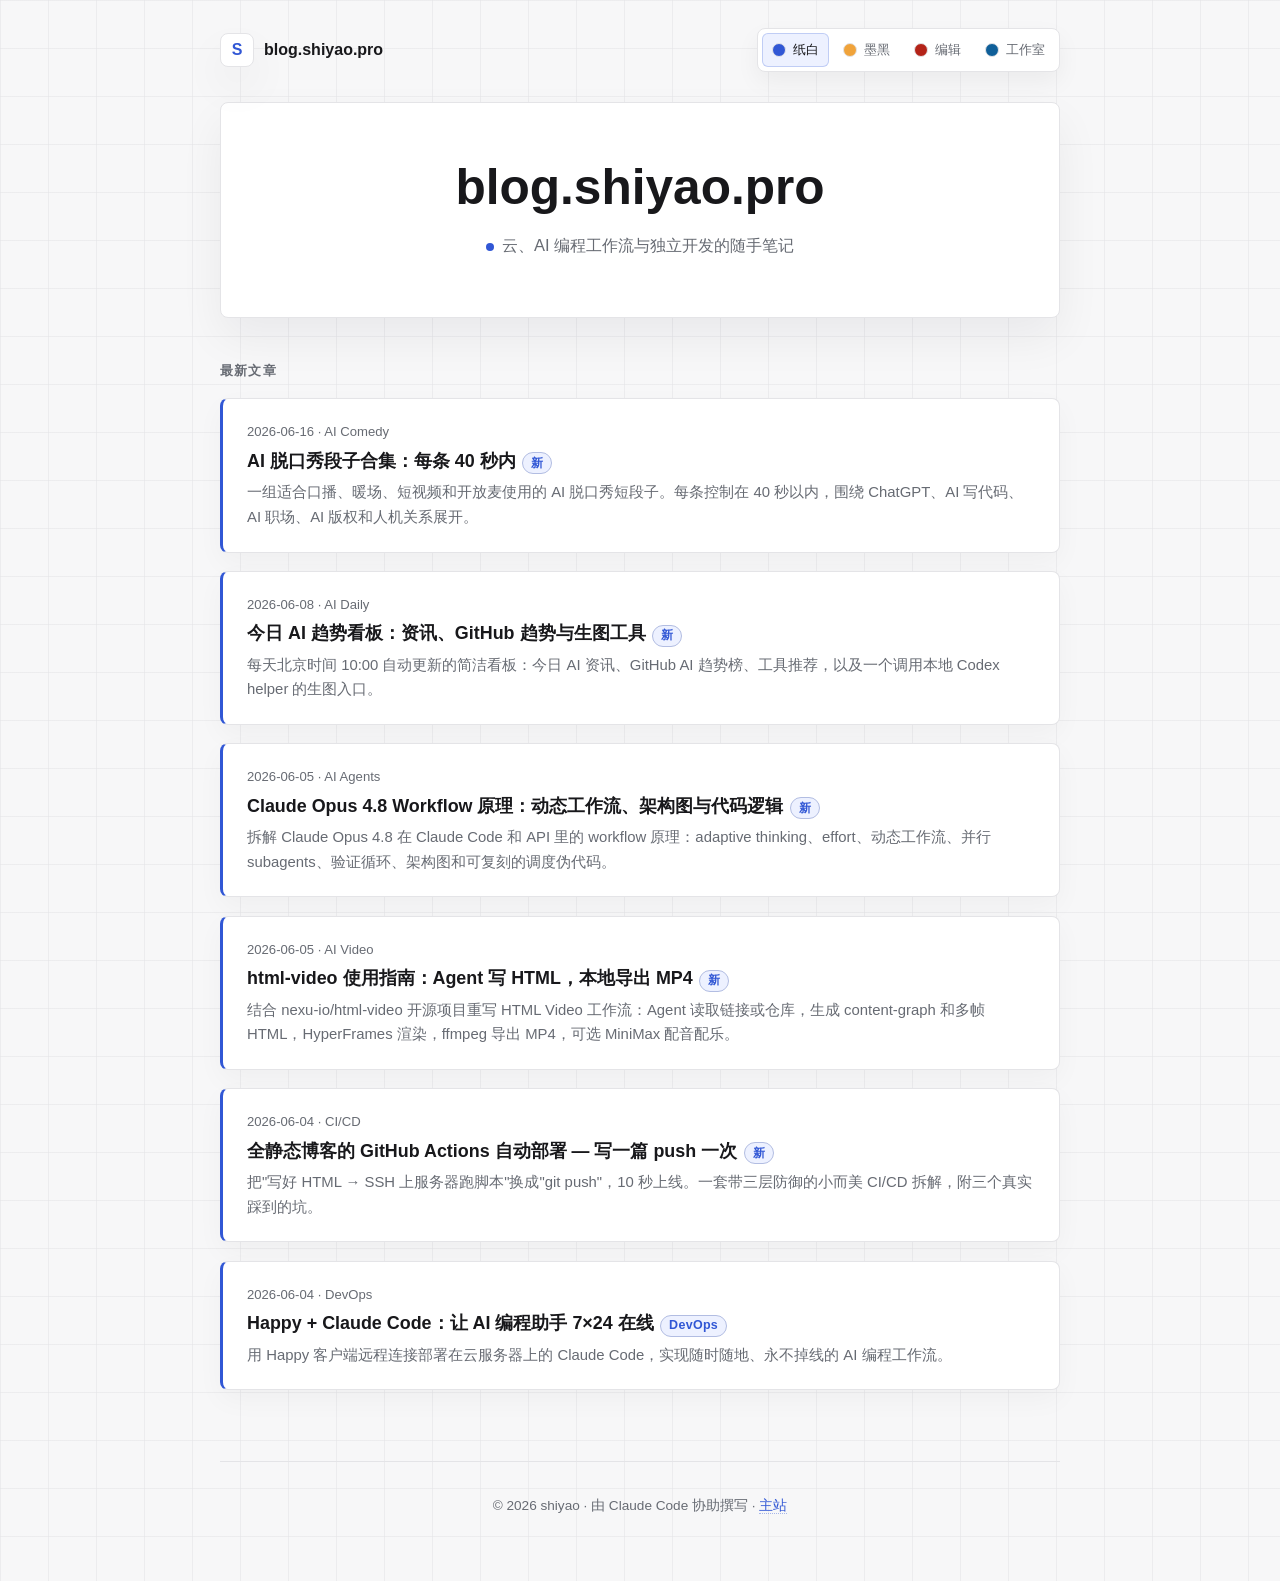
<file: index.html>
<!DOCTYPE html>
<html lang="zh-CN">
<head>
  <meta charset="UTF-8">
  <meta name="viewport" content="width=device-width, initial-scale=1.0">
  <title>blog.shiyao.pro · 文章列表</title>
  <meta name="description" content="shiyao 的技术博客 — 关于云、AI 编程工作流、独立开发的随手笔记。">
  <script>
    (() => {
      try {
        const theme = localStorage.getItem("blog-shiyao-theme") || "paper";
        document.documentElement.dataset.theme = theme;
      } catch {
        document.documentElement.dataset.theme = "paper";
      }
    })();
  </script>
  <link rel="stylesheet" href="theme.css?v=20260604-theme">
</head>
<body class="home">
  <div class="container">
    <nav class="site-nav" aria-label="站点导航">
      <a class="site-brand" href="/">blog.shiyao.pro</a>
      <div class="theme-switcher" aria-label="主题切换">
        <button class="theme-button" type="button" data-theme-choice="paper" aria-pressed="true">
          <span class="swatch" style="--swatch: #3157d5"></span>纸白
        </button>
        <button class="theme-button" type="button" data-theme-choice="ink" aria-pressed="false">
          <span class="swatch" style="--swatch: #f0a33a"></span>墨黑
        </button>
        <button class="theme-button" type="button" data-theme-choice="signal" aria-pressed="false">
          <span class="swatch" style="--swatch: #b42318"></span>编辑
        </button>
        <button class="theme-button" type="button" data-theme-choice="studio" aria-pressed="false">
          <span class="swatch" style="--swatch: #0f5f99"></span>工作室
        </button>
      </div>
    </nav>

    <header>
      <h1>blog.shiyao.pro</h1>
      <p class="tagline"><span class="dot"></span>云、AI 编程工作流与独立开发的随手笔记</p>
    </header>

    <div class="section-title">最新文章</div>

    <ul class="post-list">
      <li>
        <a class="post" href="ai-standup-bits-40s.html">
          <div class="post-meta">2026-06-16 · AI Comedy</div>
          <div class="post-title">AI 脱口秀段子合集：每条 40 秒内<span class="tag">新</span></div>
          <div class="post-summary">一组适合口播、暖场、短视频和开放麦使用的 AI 脱口秀短段子。每条控制在 40 秒以内，围绕 ChatGPT、AI 写代码、AI 职场、AI 版权和人机关系展开。</div>
        </a>
      </li>

      <li>
        <a class="post" href="ai-daily.html">
          <div class="post-meta">2026-06-08 · AI Daily</div>
          <div class="post-title">今日 AI 趋势看板：资讯、GitHub 趋势与生图工具<span class="tag">新</span></div>
          <div class="post-summary">每天北京时间 10:00 自动更新的简洁看板：今日 AI 资讯、GitHub AI 趋势榜、工具推荐，以及一个调用本地 Codex helper 的生图入口。</div>
        </a>
      </li>

      <li>
        <a class="post" href="claude-opus-48-workflow.html">
          <div class="post-meta">2026-06-05 · AI Agents</div>
          <div class="post-title">Claude Opus 4.8 Workflow 原理：动态工作流、架构图与代码逻辑<span class="tag">新</span></div>
          <div class="post-summary">拆解 Claude Opus 4.8 在 Claude Code 和 API 里的 workflow 原理：adaptive thinking、effort、动态工作流、并行 subagents、验证循环、架构图和可复刻的调度伪代码。</div>
        </a>
      </li>

      <li>
        <a class="post" href="html-video-guide.html">
          <div class="post-meta">2026-06-05 · AI Video</div>
          <div class="post-title">html-video 使用指南：Agent 写 HTML，本地导出 MP4<span class="tag">新</span></div>
          <div class="post-summary">结合 nexu-io/html-video 开源项目重写 HTML Video 工作流：Agent 读取链接或仓库，生成 content-graph 和多帧 HTML，HyperFrames 渲染，ffmpeg 导出 MP4，可选 MiniMax 配音配乐。</div>
        </a>
      </li>

      <li>
        <a class="post" href="blog-ci-github-actions.html">
          <div class="post-meta">2026-06-04 · CI/CD</div>
          <div class="post-title">全静态博客的 GitHub Actions 自动部署 — 写一篇 push 一次<span class="tag">新</span></div>
          <div class="post-summary">把"写好 HTML → SSH 上服务器跑脚本"换成"git push"，10 秒上线。一套带三层防御的小而美 CI/CD 拆解，附三个真实踩到的坑。</div>
        </a>
      </li>

      <li>
        <a class="post" href="happy-claude-247.html">
          <div class="post-meta">2026-06-04 · DevOps</div>
          <div class="post-title">Happy + Claude Code：让 AI 编程助手 7×24 在线<span class="tag">DevOps</span></div>
          <div class="post-summary">用 Happy 客户端远程连接部署在云服务器上的 Claude Code，实现随时随地、永不掉线的 AI 编程工作流。</div>
        </a>
      </li>
    </ul>

    <footer>
      <p>© 2026 shiyao · 由 Claude Code 协助撰写 · <a href="https://shiyao.pro">主站</a></p>
    </footer>
  </div>

  <script>
    (() => {
      const storageKey = "blog-shiyao-theme";
      const themes = new Set(["paper", "ink", "signal", "studio"]);
      const buttons = [...document.querySelectorAll("[data-theme-choice]")];
      const setTheme = (theme) => {
        const nextTheme = themes.has(theme) ? theme : "paper";
        document.documentElement.dataset.theme = nextTheme;
        try {
          localStorage.setItem(storageKey, nextTheme);
        } catch {}
        buttons.forEach((button) => {
          button.setAttribute("aria-pressed", String(button.dataset.themeChoice === nextTheme));
        });
      };

      let initialTheme = "paper";
      try {
        initialTheme = localStorage.getItem(storageKey) || "paper";
      } catch {}
      setTheme(initialTheme);
      buttons.forEach((button) => {
        button.addEventListener("click", () => setTheme(button.dataset.themeChoice));
      });
    })();
  </script>
</body>
</html>
</file>
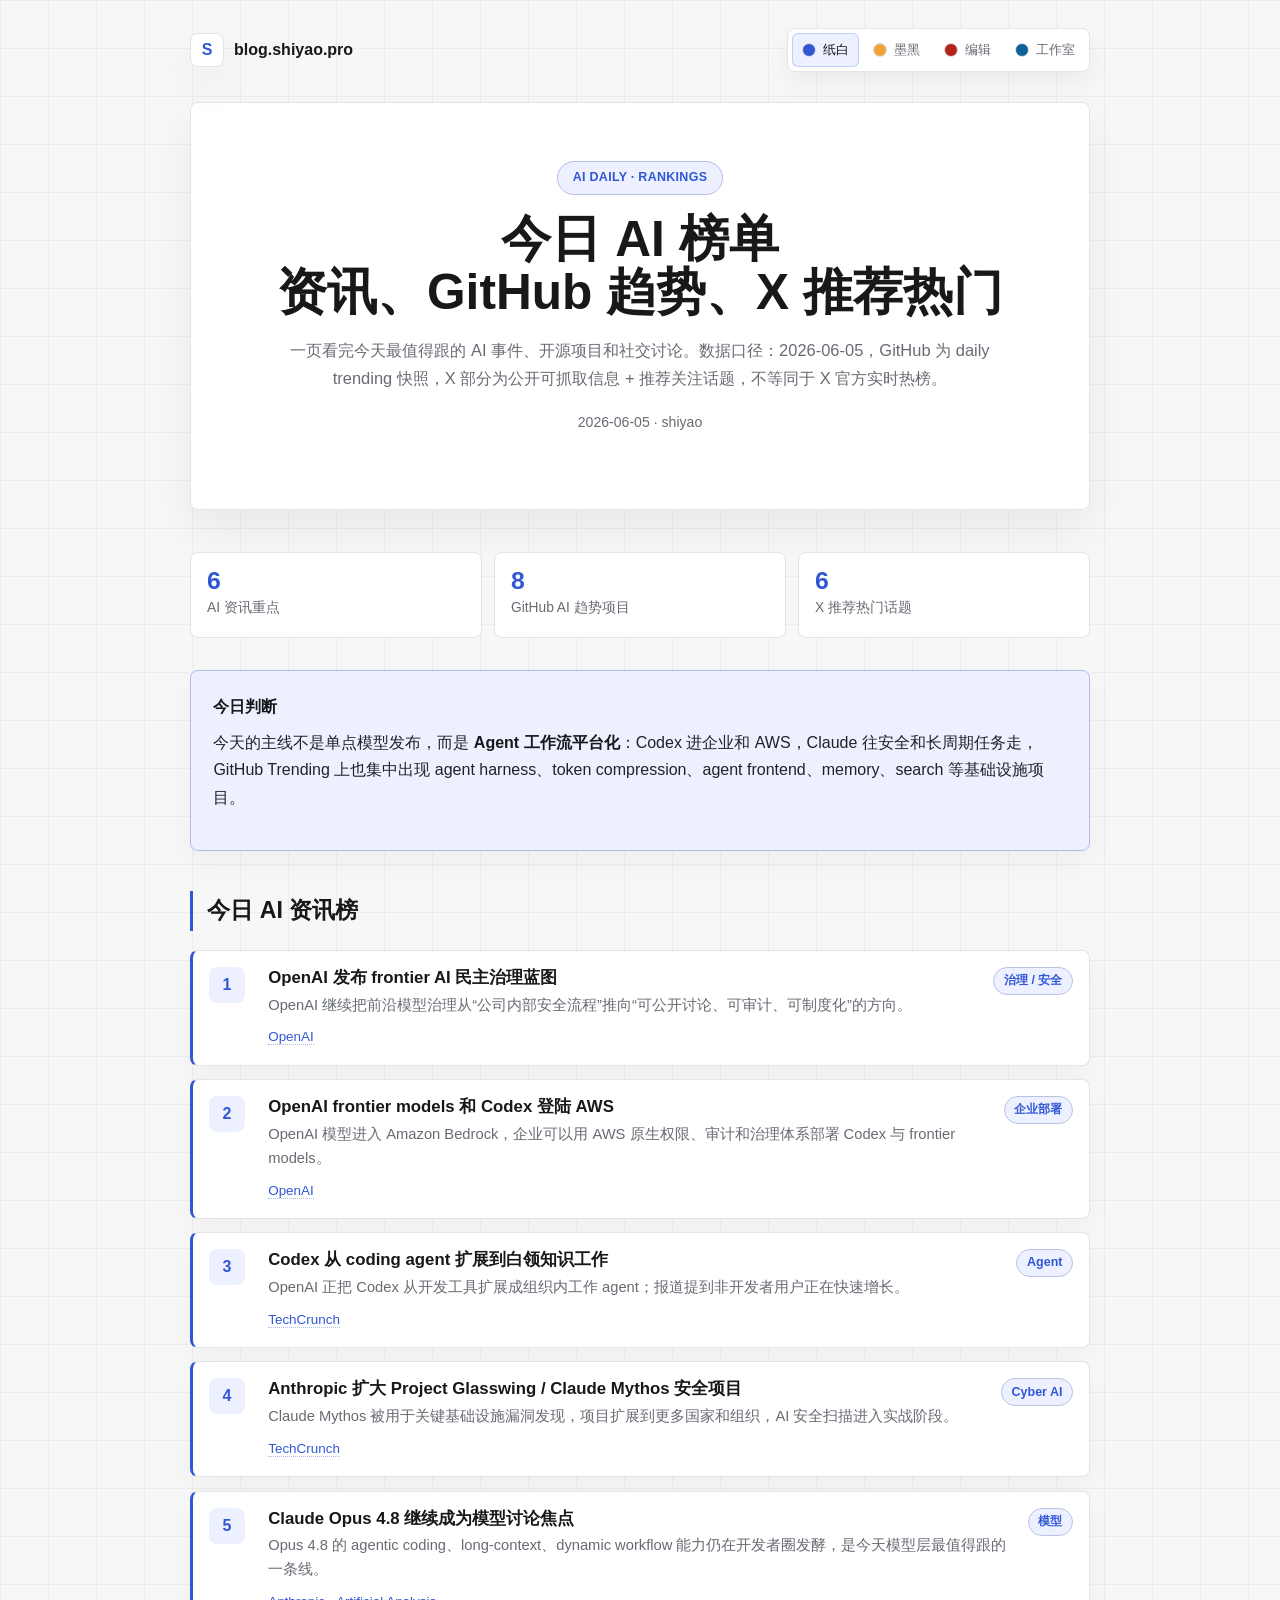
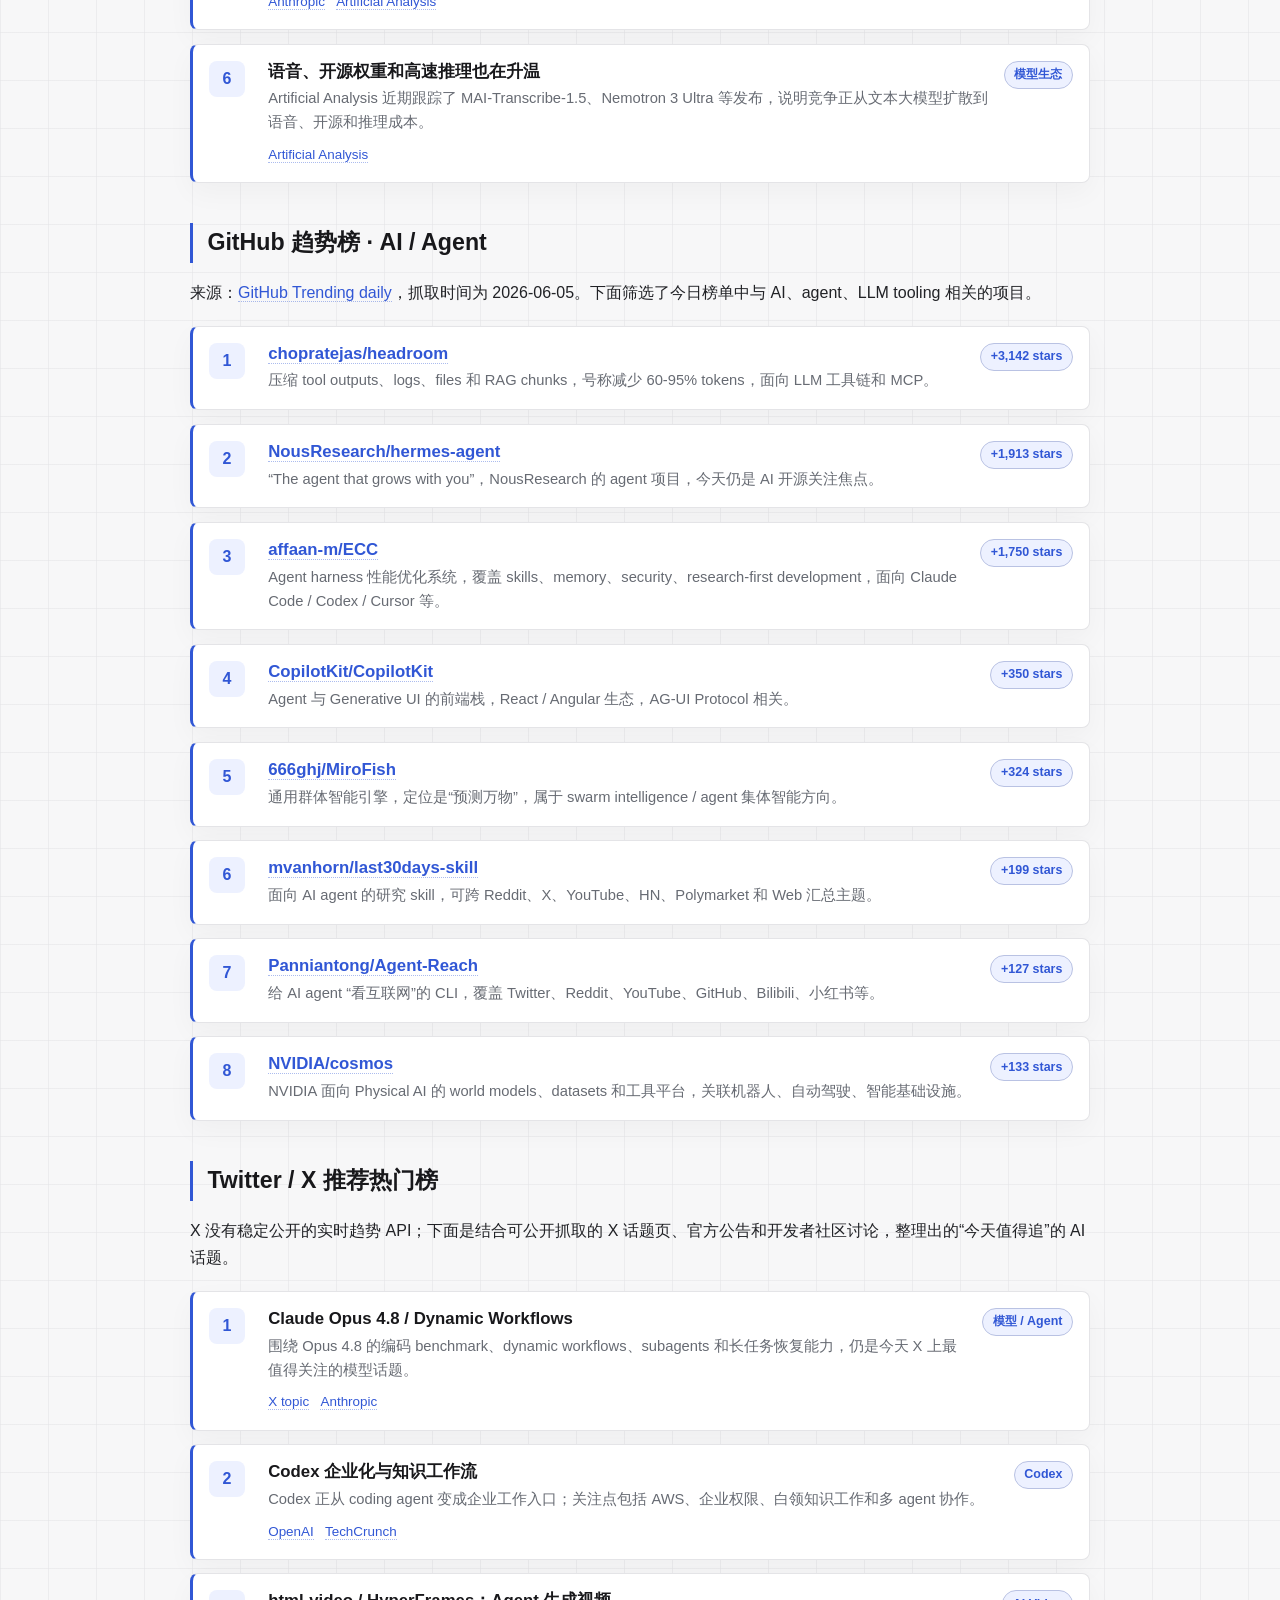
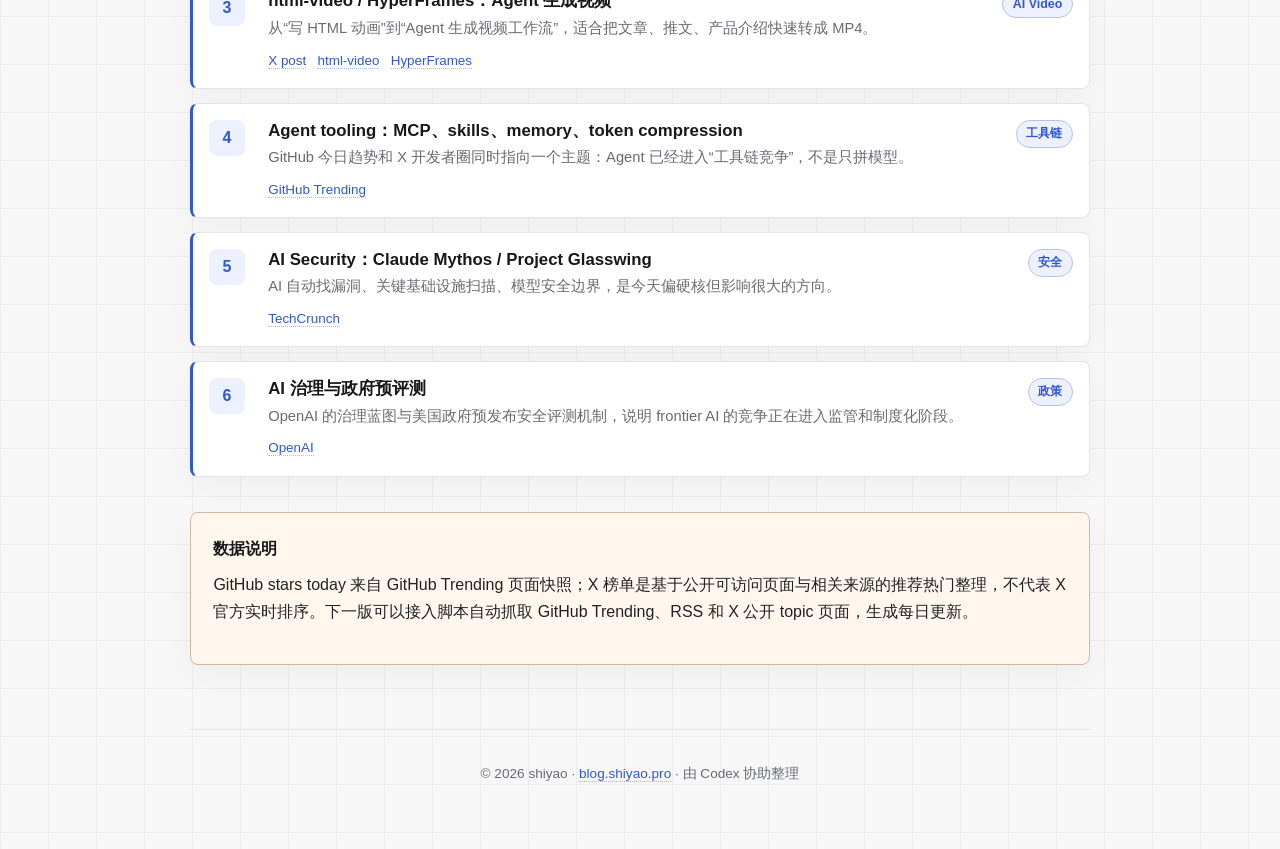
<file: ai-daily-rankings-2026-06-05.html>
<!DOCTYPE html>
<html lang="zh-CN">
<head>
  <meta charset="UTF-8">
  <meta name="viewport" content="width=device-width, initial-scale=1.0">
  <title>今日 AI 榜单：资讯、GitHub 趋势、X 推荐热门 — blog.shiyao.pro</title>
  <meta name="description" content="2026-06-05 今日 AI 榜单页面：AI 资讯榜、GitHub daily trending AI 项目榜、Twitter/X 推荐热门话题榜。">
  <script>
    (() => {
      try {
        const theme = localStorage.getItem("blog-shiyao-theme") || "paper";
        document.documentElement.dataset.theme = theme;
      } catch {
        document.documentElement.dataset.theme = "paper";
      }
    })();
  </script>
  <link rel="stylesheet" href="theme.css?v=20260604-theme">
  <style>
    .dashboard-note {
      display: grid;
      gap: 0.75rem;
      grid-template-columns: repeat(auto-fit, minmax(220px, 1fr));
      margin: 1.2rem 0 2rem;
    }

    .metric {
      padding: 1rem;
      border: 1px solid var(--line);
      border-radius: 8px;
      background: var(--paper);
    }

    .metric strong {
      display: block;
      color: var(--accent);
      font-size: 1.55rem;
      line-height: 1;
    }

    .metric span {
      color: var(--muted);
      font-size: 0.86rem;
    }

    .rank-list {
      display: grid;
      gap: 0.85rem;
      margin: 1.2rem 0 2.2rem;
    }

    .rank-item {
      display: grid;
      gap: 0.7rem;
      grid-template-columns: 48px 1fr auto;
      align-items: start;
      padding: 1rem;
      border: 1px solid var(--line);
      border-left: 3px solid var(--accent);
      border-radius: 8px;
      background: var(--paper);
      box-shadow: 0 10px 28px rgba(24, 24, 27, 0.035);
    }

    .rank-num {
      display: grid;
      place-items: center;
      width: 36px;
      height: 36px;
      border-radius: 8px;
      background: var(--accent-soft);
      color: var(--accent);
      font-weight: 800;
      line-height: 1;
    }

    .rank-body h3 {
      margin: 0 0 0.25rem;
      color: var(--ink);
      font-size: 1.05rem;
      line-height: 1.35;
    }

    .rank-body p {
      margin: 0;
      color: var(--muted);
      font-size: 0.92rem;
      line-height: 1.62;
    }

    .rank-meta {
      display: inline-flex;
      align-items: center;
      min-height: 28px;
      padding: 0 0.6rem;
      border: 1px solid color-mix(in srgb, var(--accent) 24%, var(--line));
      border-radius: 999px;
      background: var(--accent-soft);
      color: var(--accent);
      white-space: nowrap;
      font-size: 0.78rem;
      font-weight: 700;
    }

    .source-row {
      margin-top: 0.5rem;
      color: var(--muted);
      font-size: 0.84rem;
    }

    .source-row a {
      margin-right: 0.7rem;
    }

    @media (max-width: 700px) {
      .rank-item {
        grid-template-columns: 40px 1fr;
      }

      .rank-meta {
        grid-column: 2;
        justify-self: start;
      }
    }
  </style>
</head>
<body class="article">
  <div class="container">

    <nav class="site-nav" aria-label="站点导航">
      <a class="site-brand" href="/">blog.shiyao.pro</a>
      <div class="theme-switcher" aria-label="主题切换">
        <button class="theme-button" type="button" data-theme-choice="paper" aria-pressed="true">
          <span class="swatch" style="--swatch: #3157d5"></span>纸白
        </button>
        <button class="theme-button" type="button" data-theme-choice="ink" aria-pressed="false">
          <span class="swatch" style="--swatch: #f0a33a"></span>墨黑
        </button>
        <button class="theme-button" type="button" data-theme-choice="signal" aria-pressed="false">
          <span class="swatch" style="--swatch: #b42318"></span>编辑
        </button>
        <button class="theme-button" type="button" data-theme-choice="studio" aria-pressed="false">
          <span class="swatch" style="--swatch: #0f5f99"></span>工作室
        </button>
      </div>
    </nav>

    <header>
      <span class="badge">AI DAILY · RANKINGS</span>
      <h1>今日 AI 榜单<br>资讯、GitHub 趋势、X 推荐热门</h1>
      <p class="subtitle">一页看完今天最值得跟的 AI 事件、开源项目和社交讨论。数据口径：2026-06-05，GitHub 为 daily trending 快照，X 部分为公开可抓取信息 + 推荐关注话题，不等同于 X 官方实时热榜。</p>
      <p class="meta">2026-06-05 · shiyao</p>
    </header>

    <div class="dashboard-note">
      <div class="metric">
        <strong>6</strong>
        <span>AI 资讯重点</span>
      </div>
      <div class="metric">
        <strong>8</strong>
        <span>GitHub AI 趋势项目</span>
      </div>
      <div class="metric">
        <strong>6</strong>
        <span>X 推荐热门话题</span>
      </div>
    </div>

    <div class="card highlight">
      <strong>今日判断</strong>
      <p style="margin-top: 0.5rem;">
        今天的主线不是单点模型发布，而是 <strong>Agent 工作流平台化</strong>：Codex 进企业和 AWS，Claude 往安全和长周期任务走，GitHub Trending 上也集中出现 agent harness、token compression、agent frontend、memory、search 等基础设施项目。
      </p>
    </div>

    <h2>今日 AI 资讯榜</h2>
    <div class="rank-list">
      <div class="rank-item">
        <div class="rank-num">1</div>
        <div class="rank-body">
          <h3>OpenAI 发布 frontier AI 民主治理蓝图</h3>
          <p>OpenAI 继续把前沿模型治理从“公司内部安全流程”推向“可公开讨论、可审计、可制度化”的方向。</p>
          <div class="source-row"><a href="https://openai.com/index/frontier-safety-blueprint/">OpenAI</a></div>
        </div>
        <span class="rank-meta">治理 / 安全</span>
      </div>

      <div class="rank-item">
        <div class="rank-num">2</div>
        <div class="rank-body">
          <h3>OpenAI frontier models 和 Codex 登陆 AWS</h3>
          <p>OpenAI 模型进入 Amazon Bedrock，企业可以用 AWS 原生权限、审计和治理体系部署 Codex 与 frontier models。</p>
          <div class="source-row"><a href="https://openai.com/index/openai-frontier-models-and-codex-are-now-available-on-aws/">OpenAI</a></div>
        </div>
        <span class="rank-meta">企业部署</span>
      </div>

      <div class="rank-item">
        <div class="rank-num">3</div>
        <div class="rank-body">
          <h3>Codex 从 coding agent 扩展到白领知识工作</h3>
          <p>OpenAI 正把 Codex 从开发工具扩展成组织内工作 agent；报道提到非开发者用户正在快速增长。</p>
          <div class="source-row"><a href="https://techcrunch.com/2026/06/02/openai-launches-new-codex-tools-for-white-collar-work/">TechCrunch</a></div>
        </div>
        <span class="rank-meta">Agent</span>
      </div>

      <div class="rank-item">
        <div class="rank-num">4</div>
        <div class="rank-body">
          <h3>Anthropic 扩大 Project Glasswing / Claude Mythos 安全项目</h3>
          <p>Claude Mythos 被用于关键基础设施漏洞发现，项目扩展到更多国家和组织，AI 安全扫描进入实战阶段。</p>
          <div class="source-row"><a href="https://techcrunch.com/2026/06/02/anthropic-scales-claude-mythos-to-critical-infrastructure-in-15-countries/">TechCrunch</a></div>
        </div>
        <span class="rank-meta">Cyber AI</span>
      </div>

      <div class="rank-item">
        <div class="rank-num">5</div>
        <div class="rank-body">
          <h3>Claude Opus 4.8 继续成为模型讨论焦点</h3>
          <p>Opus 4.8 的 agentic coding、long-context、dynamic workflow 能力仍在开发者圈发酵，是今天模型层最值得跟的一条线。</p>
          <div class="source-row"><a href="https://www.anthropic.com/news/claude-opus-4-8">Anthropic</a><a href="https://artificialanalysis.ai/articles">Artificial Analysis</a></div>
        </div>
        <span class="rank-meta">模型</span>
      </div>

      <div class="rank-item">
        <div class="rank-num">6</div>
        <div class="rank-body">
          <h3>语音、开源权重和高速推理也在升温</h3>
          <p>Artificial Analysis 近期跟踪了 MAI-Transcribe-1.5、Nemotron 3 Ultra 等发布，说明竞争正从文本大模型扩散到语音、开源和推理成本。</p>
          <div class="source-row"><a href="https://artificialanalysis.ai/articles">Artificial Analysis</a></div>
        </div>
        <span class="rank-meta">模型生态</span>
      </div>
    </div>

    <h2>GitHub 趋势榜 · AI / Agent</h2>
    <p>来源：<a href="https://github.com/trending?spoken_language_code=&amp;since=daily">GitHub Trending daily</a>，抓取时间为 2026-06-05。下面筛选了今日榜单中与 AI、agent、LLM tooling 相关的项目。</p>
    <div class="rank-list">
      <div class="rank-item">
        <div class="rank-num">1</div>
        <div class="rank-body">
          <h3><a href="https://github.com/chopratejas/headroom">chopratejas/headroom</a></h3>
          <p>压缩 tool outputs、logs、files 和 RAG chunks，号称减少 60-95% tokens，面向 LLM 工具链和 MCP。</p>
        </div>
        <span class="rank-meta">+3,142 stars</span>
      </div>

      <div class="rank-item">
        <div class="rank-num">2</div>
        <div class="rank-body">
          <h3><a href="https://github.com/NousResearch/hermes-agent">NousResearch/hermes-agent</a></h3>
          <p>“The agent that grows with you”，NousResearch 的 agent 项目，今天仍是 AI 开源关注焦点。</p>
        </div>
        <span class="rank-meta">+1,913 stars</span>
      </div>

      <div class="rank-item">
        <div class="rank-num">3</div>
        <div class="rank-body">
          <h3><a href="https://github.com/affaan-m/ECC">affaan-m/ECC</a></h3>
          <p>Agent harness 性能优化系统，覆盖 skills、memory、security、research-first development，面向 Claude Code / Codex / Cursor 等。</p>
        </div>
        <span class="rank-meta">+1,750 stars</span>
      </div>

      <div class="rank-item">
        <div class="rank-num">4</div>
        <div class="rank-body">
          <h3><a href="https://github.com/CopilotKit/CopilotKit">CopilotKit/CopilotKit</a></h3>
          <p>Agent 与 Generative UI 的前端栈，React / Angular 生态，AG-UI Protocol 相关。</p>
        </div>
        <span class="rank-meta">+350 stars</span>
      </div>

      <div class="rank-item">
        <div class="rank-num">5</div>
        <div class="rank-body">
          <h3><a href="https://github.com/666ghj/MiroFish">666ghj/MiroFish</a></h3>
          <p>通用群体智能引擎，定位是“预测万物”，属于 swarm intelligence / agent 集体智能方向。</p>
        </div>
        <span class="rank-meta">+324 stars</span>
      </div>

      <div class="rank-item">
        <div class="rank-num">6</div>
        <div class="rank-body">
          <h3><a href="https://github.com/mvanhorn/last30days-skill">mvanhorn/last30days-skill</a></h3>
          <p>面向 AI agent 的研究 skill，可跨 Reddit、X、YouTube、HN、Polymarket 和 Web 汇总主题。</p>
        </div>
        <span class="rank-meta">+199 stars</span>
      </div>

      <div class="rank-item">
        <div class="rank-num">7</div>
        <div class="rank-body">
          <h3><a href="https://github.com/Panniantong/Agent-Reach">Panniantong/Agent-Reach</a></h3>
          <p>给 AI agent “看互联网”的 CLI，覆盖 Twitter、Reddit、YouTube、GitHub、Bilibili、小红书等。</p>
        </div>
        <span class="rank-meta">+127 stars</span>
      </div>

      <div class="rank-item">
        <div class="rank-num">8</div>
        <div class="rank-body">
          <h3><a href="https://github.com/NVIDIA/cosmos">NVIDIA/cosmos</a></h3>
          <p>NVIDIA 面向 Physical AI 的 world models、datasets 和工具平台，关联机器人、自动驾驶、智能基础设施。</p>
        </div>
        <span class="rank-meta">+133 stars</span>
      </div>
    </div>

    <h2>Twitter / X 推荐热门榜</h2>
    <p>X 没有稳定公开的实时趋势 API；下面是结合可公开抓取的 X 话题页、官方公告和开发者社区讨论，整理出的“今天值得追”的 AI 话题。</p>
    <div class="rank-list">
      <div class="rank-item">
        <div class="rank-num">1</div>
        <div class="rank-body">
          <h3>Claude Opus 4.8 / Dynamic Workflows</h3>
          <p>围绕 Opus 4.8 的编码 benchmark、dynamic workflows、subagents 和长任务恢复能力，仍是今天 X 上最值得关注的模型话题。</p>
          <div class="source-row"><a href="https://x.com/i/trending/2059975874665967872?lang=en">X topic</a><a href="https://www.anthropic.com/news/claude-opus-4-8">Anthropic</a></div>
        </div>
        <span class="rank-meta">模型 / Agent</span>
      </div>

      <div class="rank-item">
        <div class="rank-num">2</div>
        <div class="rank-body">
          <h3>Codex 企业化与知识工作流</h3>
          <p>Codex 正从 coding agent 变成企业工作入口；关注点包括 AWS、企业权限、白领知识工作和多 agent 协作。</p>
          <div class="source-row"><a href="https://openai.com/index/openai-frontier-models-and-codex-are-now-available-on-aws/">OpenAI</a><a href="https://techcrunch.com/2026/06/02/openai-launches-new-codex-tools-for-white-collar-work/">TechCrunch</a></div>
        </div>
        <span class="rank-meta">Codex</span>
      </div>

      <div class="rank-item">
        <div class="rank-num">3</div>
        <div class="rank-body">
          <h3>html-video / HyperFrames：Agent 生成视频</h3>
          <p>从“写 HTML 动画”到“Agent 生成视频工作流”，适合把文章、推文、产品介绍快速转成 MP4。</p>
          <div class="source-row"><a href="https://x.com/tuturetom/status/2062470358687498470">X post</a><a href="https://github.com/nexu-io/html-video">html-video</a><a href="https://github.com/heygen-com/hyperframes">HyperFrames</a></div>
        </div>
        <span class="rank-meta">AI Video</span>
      </div>

      <div class="rank-item">
        <div class="rank-num">4</div>
        <div class="rank-body">
          <h3>Agent tooling：MCP、skills、memory、token compression</h3>
          <p>GitHub 今日趋势和 X 开发者圈同时指向一个主题：Agent 已经进入“工具链竞争”，不是只拼模型。</p>
          <div class="source-row"><a href="https://github.com/trending?spoken_language_code=&amp;since=daily">GitHub Trending</a></div>
        </div>
        <span class="rank-meta">工具链</span>
      </div>

      <div class="rank-item">
        <div class="rank-num">5</div>
        <div class="rank-body">
          <h3>AI Security：Claude Mythos / Project Glasswing</h3>
          <p>AI 自动找漏洞、关键基础设施扫描、模型安全边界，是今天偏硬核但影响很大的方向。</p>
          <div class="source-row"><a href="https://techcrunch.com/2026/06/02/anthropic-scales-claude-mythos-to-critical-infrastructure-in-15-countries/">TechCrunch</a></div>
        </div>
        <span class="rank-meta">安全</span>
      </div>

      <div class="rank-item">
        <div class="rank-num">6</div>
        <div class="rank-body">
          <h3>AI 治理与政府预评测</h3>
          <p>OpenAI 的治理蓝图与美国政府预发布安全评测机制，说明 frontier AI 的竞争正在进入监管和制度化阶段。</p>
          <div class="source-row"><a href="https://openai.com/index/frontier-safety-blueprint/">OpenAI</a></div>
        </div>
        <span class="rank-meta">政策</span>
      </div>
    </div>

    <div class="card warn">
      <strong>数据说明</strong>
      <p style="margin-top: 0.5rem;">
        GitHub stars today 来自 GitHub Trending 页面快照；X 榜单是基于公开可访问页面与相关来源的推荐热门整理，不代表 X 官方实时排序。下一版可以接入脚本自动抓取 GitHub Trending、RSS 和 X 公开 topic 页面，生成每日更新。
      </p>
    </div>

    <footer>
      <p>© 2026 shiyao · <a href="https://blog.shiyao.pro">blog.shiyao.pro</a> · 由 Codex 协助整理</p>
    </footer>

  </div>
  <script>
    (() => {
      const storageKey = "blog-shiyao-theme";
      const themes = new Set(["paper", "ink", "signal", "studio"]);
      const buttons = [...document.querySelectorAll("[data-theme-choice]")];
      const setTheme = (theme) => {
        const nextTheme = themes.has(theme) ? theme : "paper";
        document.documentElement.dataset.theme = nextTheme;
        try {
          localStorage.setItem(storageKey, nextTheme);
        } catch {}
        buttons.forEach((button) => {
          button.setAttribute("aria-pressed", String(button.dataset.themeChoice === nextTheme));
        });
      };

      let initialTheme = "paper";
      try {
        initialTheme = localStorage.getItem(storageKey) || "paper";
      } catch {}
      setTheme(initialTheme);
      buttons.forEach((button) => {
        button.addEventListener("click", () => setTheme(button.dataset.themeChoice));
      });
    })();
  </script>
</body>
</html>
</file>
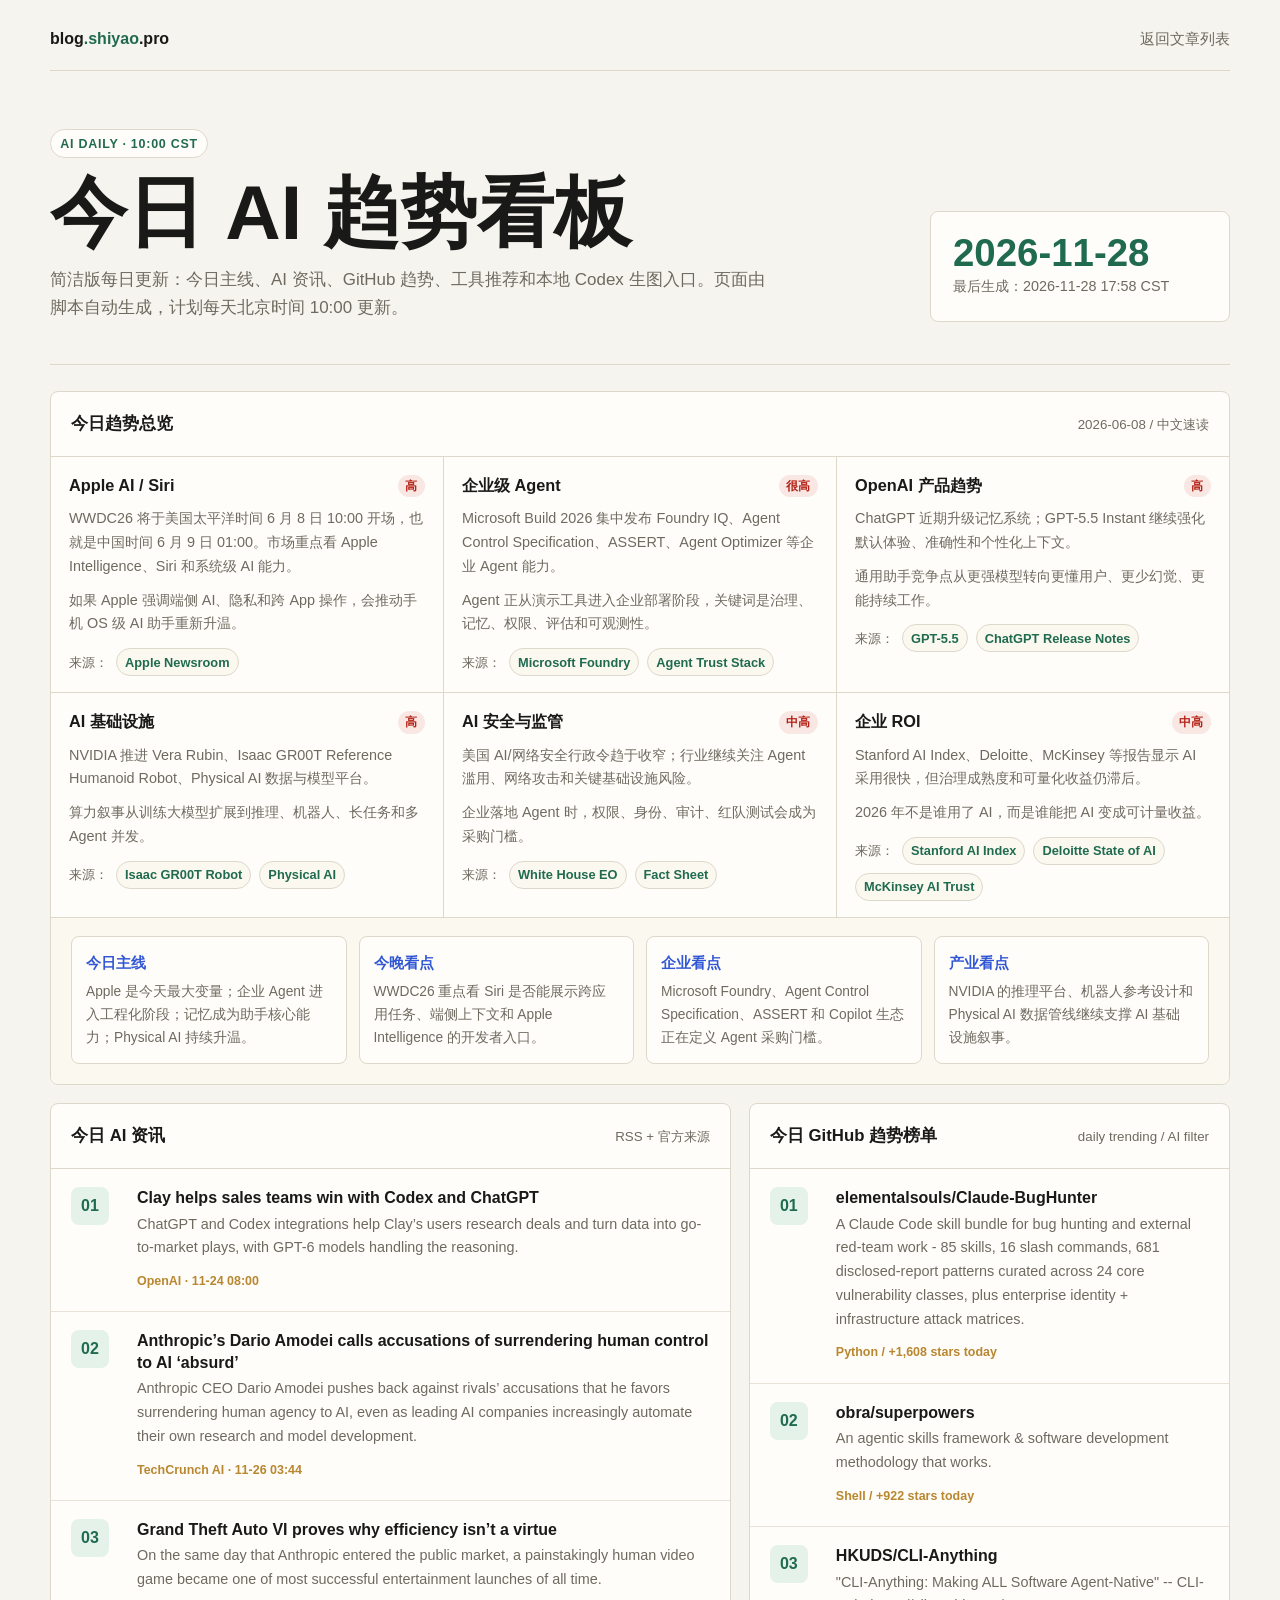
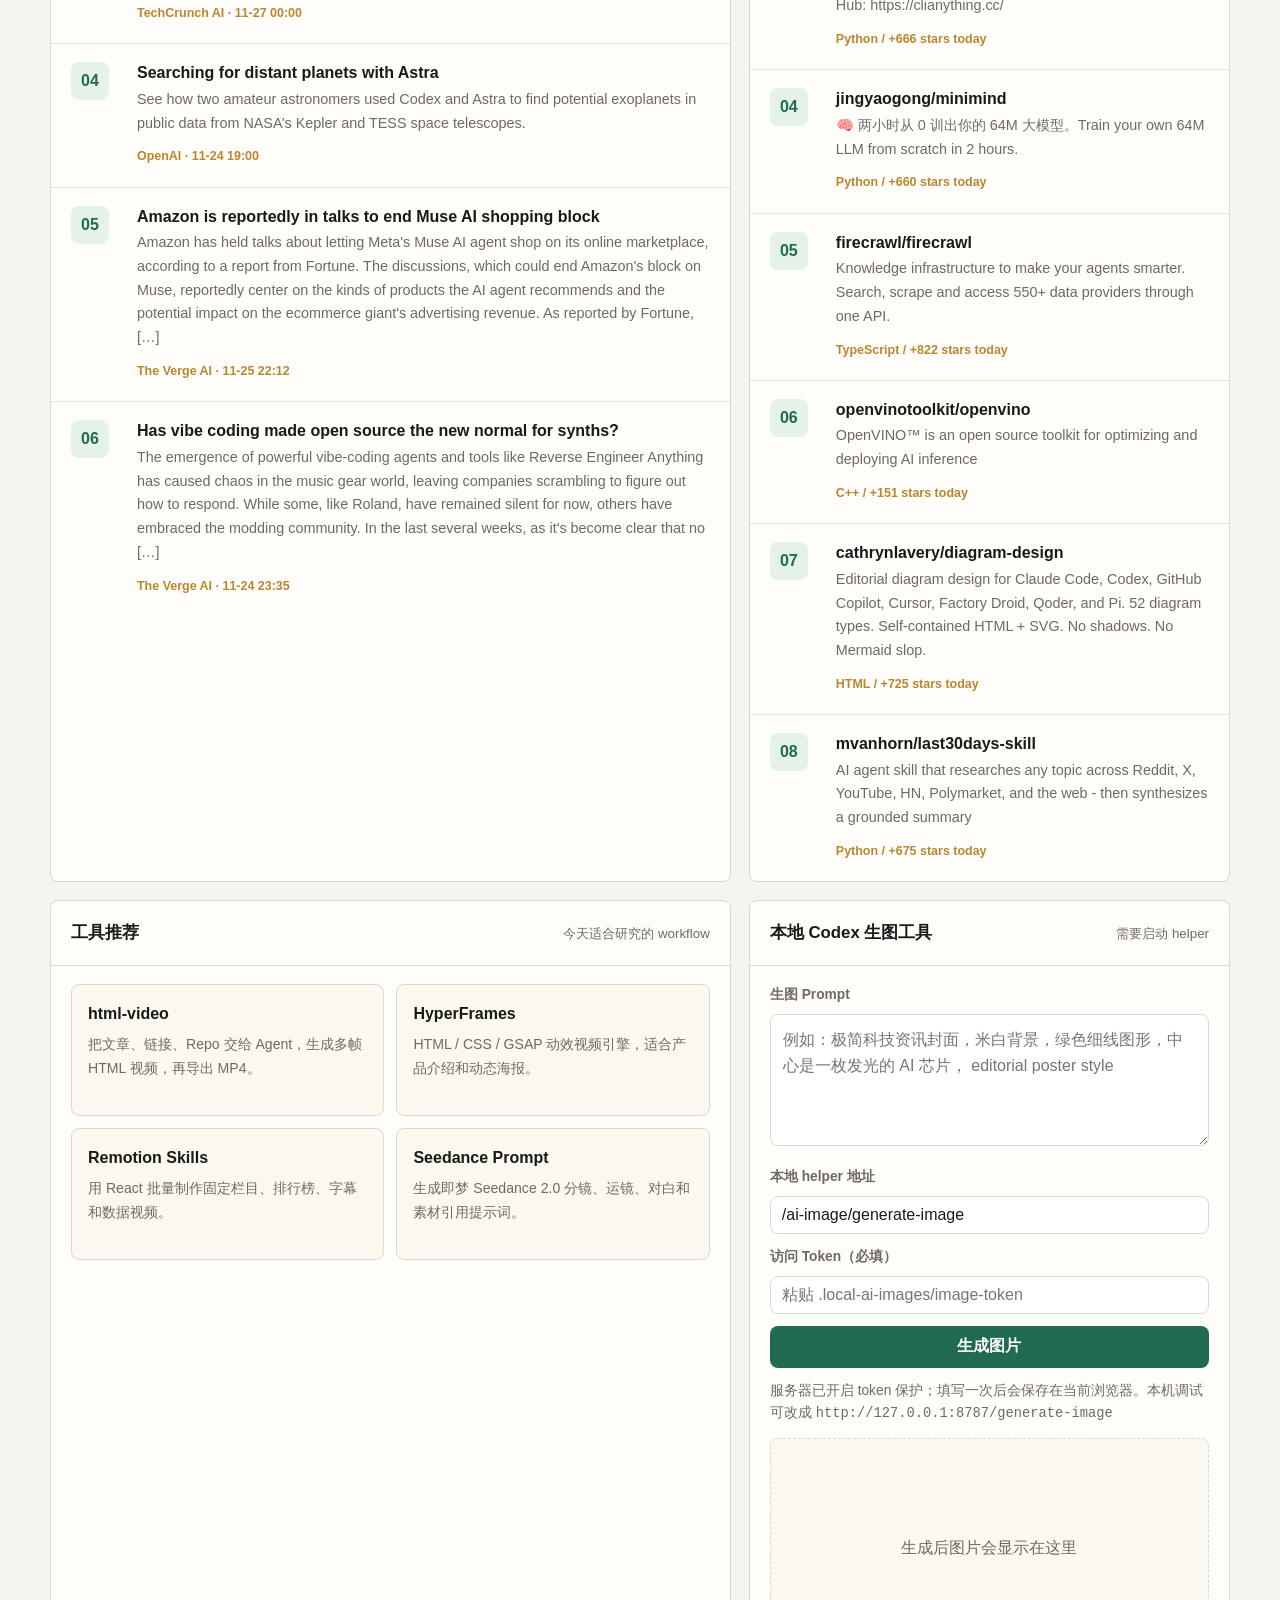
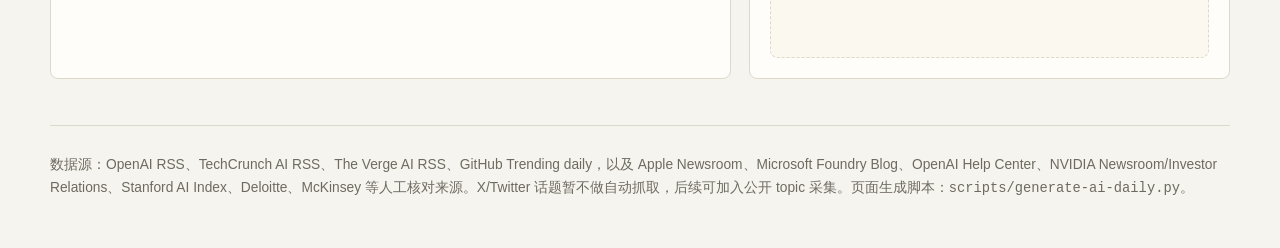
<file: ai-daily.html>
<!DOCTYPE html>
<html lang="zh-CN">
<head>
  <meta charset="UTF-8">
  <meta name="viewport" content="width=device-width, initial-scale=1.0">
  <title>今日 AI 趋势看板 · 2026-11-28 — blog.shiyao.pro</title>
  <meta name="description" content="2026-11-28 今日 AI 资讯、GitHub AI 趋势榜、工具推荐和本地 Codex 生图工具。">
  <style>
    :root {
      --bg: #f6f4ef;
      --ink: #191917;
      --muted: #6e6a60;
      --panel: #fffdfa;
      --line: #ded8cb;
      --accent: #206b4f;
      --accent-soft: #e4f2ea;
      --gold: #b8872f;
      --blue: #3157d5;
      --red: #b42318;
      color-scheme: light;
    }

    * { box-sizing: border-box; }

    body {
      margin: 0;
      background: var(--bg);
      color: var(--ink);
      font-family: ui-sans-serif, -apple-system, BlinkMacSystemFont, "PingFang SC", "Microsoft YaHei", "Segoe UI", Arial, sans-serif;
      line-height: 1.65;
    }

    a { color: inherit; text-decoration: none; }
    a:hover { color: var(--accent); }

    .shell { width: min(1180px, calc(100% - 32px)); margin: 0 auto; }

    .topbar {
      display: flex;
      align-items: center;
      justify-content: space-between;
      padding: 26px 0 18px;
      border-bottom: 1px solid var(--line);
    }

    .brand { font-weight: 800; letter-spacing: 0; }
    .brand span { color: var(--accent); }
    .back { color: var(--muted); font-size: 0.92rem; }

    .hero {
      display: grid;
      grid-template-columns: minmax(0, 1fr) 300px;
      gap: 42px;
      padding: 58px 0 42px;
      border-bottom: 1px solid var(--line);
    }

    .eyebrow {
      display: inline-flex;
      padding: 0.2rem 0.58rem;
      border: 1px solid var(--line);
      border-radius: 999px;
      background: var(--panel);
      color: var(--accent);
      font-size: 0.78rem;
      font-weight: 800;
      letter-spacing: 0.06em;
      text-transform: uppercase;
    }

    h1 {
      max-width: 820px;
      margin: 18px 0 16px;
      font-size: clamp(2.25rem, 6vw, 5.1rem);
      line-height: 0.96;
      letter-spacing: 0;
    }

    .lead {
      max-width: 720px;
      margin: 0;
      color: var(--muted);
      font-size: 1.06rem;
    }

    .stamp {
      align-self: end;
      padding: 22px;
      border: 1px solid var(--line);
      border-radius: 8px;
      background: var(--panel);
    }

    .stamp strong { display: block; color: var(--accent); font-size: 2.4rem; line-height: 1; }
    .stamp span { color: var(--muted); font-size: 0.9rem; }

    .grid {
      display: grid;
      grid-template-columns: repeat(12, 1fr);
      gap: 18px;
      padding: 26px 0 46px;
    }

    .module {
      border: 1px solid var(--line);
      border-radius: 8px;
      background: var(--panel);
      overflow: hidden;
    }

    .module.news { grid-column: span 7; }
    .module.github { grid-column: span 5; }
    .module.focus { grid-column: 1 / -1; }
    .module.tools { grid-column: span 7; }
    .module.image-tool { grid-column: span 5; }

    .module-head {
      display: flex;
      align-items: baseline;
      justify-content: space-between;
      gap: 16px;
      padding: 18px 20px;
      border-bottom: 1px solid var(--line);
    }

    h2 { margin: 0; font-size: 1.05rem; letter-spacing: 0; }
    .module-head small { color: var(--muted); }

    .rank-row {
      display: grid;
      grid-template-columns: 52px 1fr;
      gap: 14px;
      padding: 18px 20px;
      border-bottom: 1px solid color-mix(in srgb, var(--line) 70%, transparent);
    }

    .rank-row:last-child { border-bottom: 0; }

    .rank-index {
      width: 38px;
      height: 38px;
      display: grid;
      place-items: center;
      border-radius: 8px;
      background: var(--accent-soft);
      color: var(--accent);
      font-weight: 900;
      font-variant-numeric: tabular-nums;
    }

    .rank-row h3 { margin: 0 0 4px; font-size: 1rem; line-height: 1.34; }
    .rank-row p { margin: 0 0 7px; color: var(--muted); font-size: 0.9rem; }
    .mini { color: var(--gold); font-size: 0.78rem; font-weight: 700; }

    .trend-grid {
      display: grid;
      grid-template-columns: repeat(3, minmax(0, 1fr));
      gap: 1px;
      background: var(--line);
    }

    .trend-row {
      min-height: 214px;
      padding: 18px 18px 16px;
      background: var(--panel);
    }

    .trend-row div {
      display: flex;
      align-items: flex-start;
      justify-content: space-between;
      gap: 12px;
      margin-bottom: 10px;
    }

    .trend-row h3 {
      margin: 0;
      font-size: 1.02rem;
      line-height: 1.32;
    }

    .trend-row p {
      margin: 0 0 10px;
      color: var(--muted);
      font-size: 0.9rem;
    }

    .trend-row .sources {
      display: flex;
      flex-wrap: wrap;
      gap: 8px;
      align-items: center;
      margin: 12px 0 0;
      color: var(--muted);
      font-size: 0.8rem;
    }

    .trend-row .sources a {
      display: inline-flex;
      align-items: center;
      min-height: 28px;
      padding: 0.1rem 0.5rem;
      border: 1px solid var(--line);
      border-radius: 999px;
      background: #fbf8f0;
      color: var(--accent);
      font-weight: 800;
    }

    .heat {
      flex: 0 0 auto;
      padding: 0.08rem 0.48rem;
      border-radius: 999px;
      background: color-mix(in srgb, var(--red) 10%, var(--panel));
      color: var(--red);
      font-size: 0.76rem;
      font-weight: 900;
    }

    .signal-list {
      display: grid;
      grid-template-columns: repeat(4, minmax(0, 1fr));
      gap: 12px;
      padding: 18px 20px 20px;
      border-top: 1px solid var(--line);
      background: #fbf8f0;
    }

    .signal-item {
      min-height: 116px;
      padding: 14px;
      border: 1px solid var(--line);
      border-radius: 8px;
      background: var(--panel);
    }

    .signal-item strong {
      display: block;
      margin-bottom: 6px;
      color: var(--blue);
      font-size: 0.92rem;
    }

    .signal-item span {
      display: block;
      color: var(--muted);
      font-size: 0.86rem;
    }

    .tool-grid {
      display: grid;
      grid-template-columns: repeat(2, minmax(0, 1fr));
      gap: 12px;
      padding: 18px 20px 20px;
    }

    .tool-card {
      min-height: 132px;
      padding: 16px;
      border: 1px solid var(--line);
      border-radius: 8px;
      background: #fbf8f0;
    }

    .tool-card h3 { margin: 0 0 6px; font-size: 1rem; }
    .tool-card p { margin: 0; color: var(--muted); font-size: 0.88rem; }

    .image-panel { padding: 18px 20px 20px; }
    label { display: block; margin-bottom: 7px; color: var(--muted); font-size: 0.86rem; font-weight: 700; }

    textarea,
    input {
      width: 100%;
      border: 1px solid var(--line);
      border-radius: 8px;
      background: #fff;
      color: var(--ink);
      font: inherit;
    }

    textarea {
      min-height: 132px;
      resize: vertical;
      padding: 12px;
    }

    input { height: 38px; padding: 0 11px; }

    .field { margin-bottom: 12px; }

    button {
      width: 100%;
      min-height: 42px;
      border: 0;
      border-radius: 8px;
      background: var(--accent);
      color: #fff;
      font: inherit;
      font-weight: 800;
      cursor: pointer;
    }

    button:disabled { opacity: 0.55; cursor: wait; }

    .status {
      min-height: 24px;
      margin: 12px 0;
      color: var(--muted);
      font-size: 0.86rem;
    }

    .preview {
      min-height: 220px;
      display: grid;
      place-items: center;
      border: 1px dashed var(--line);
      border-radius: 8px;
      background: #fbf8f0;
      color: var(--muted);
      overflow: hidden;
    }

    .preview img { width: 100%; height: auto; display: block; }

    .foot {
      padding: 28px 0 48px;
      border-top: 1px solid var(--line);
      color: var(--muted);
      font-size: 0.86rem;
    }

    @media (max-width: 920px) {
      .hero { grid-template-columns: 1fr; }
      .stamp { align-self: start; }
      .module.news,
      .module.github,
      .module.focus,
      .module.tools,
      .module.image-tool { grid-column: 1 / -1; }
      .trend-grid,
      .signal-list { grid-template-columns: 1fr; }
      .tool-grid { grid-template-columns: 1fr; }
    }
  </style>
</head>
<body>
  <main class="shell">
    <nav class="topbar" aria-label="站点导航">
      <a class="brand" href="/">blog<span>.shiyao</span>.pro</a>
      <a class="back" href="/">返回文章列表</a>
    </nav>

    <section class="hero">
      <div>
        <span class="eyebrow">AI Daily · 10:00 CST</span>
        <h1>今日 AI 趋势看板</h1>
        <p class="lead">简洁版每日更新：今日主线、AI 资讯、GitHub 趋势、工具推荐和本地 Codex 生图入口。页面由脚本自动生成，计划每天北京时间 10:00 更新。</p>
      </div>
      <aside class="stamp">
        <strong>2026-11-28</strong>
        <span>最后生成：2026-11-28 17:58 CST</span>
      </aside>
    </section>

    <section class="grid">
      <section class="module focus">
        <div class="module-head">
          <h2>今日趋势总览</h2>
          <small>2026-06-08 / 中文速读</small>
        </div>
        <div class="trend-grid">

          <article class="trend-row">
            <div>
              <h3>Apple AI / Siri</h3>
              <span class="heat">高</span>
            </div>
            <p>WWDC26 将于美国太平洋时间 6 月 8 日 10:00 开场，也就是中国时间 6 月 9 日 01:00。市场重点看 Apple Intelligence、Siri 和系统级 AI 能力。</p>
            <p>如果 Apple 强调端侧 AI、隐私和跨 App 操作，会推动手机 OS 级 AI 助手重新升温。</p>
            <p class="sources">来源：<a href="https://www.apple.com/newsroom/2026/05/apple-kicks-off-worldwide-developers-conference-on-june-8/" target="_blank" rel="noopener noreferrer">Apple Newsroom</a></p>
          </article>

          <article class="trend-row">
            <div>
              <h3>企业级 Agent</h3>
              <span class="heat">很高</span>
            </div>
            <p>Microsoft Build 2026 集中发布 Foundry IQ、Agent Control Specification、ASSERT、Agent Optimizer 等企业 Agent 能力。</p>
            <p>Agent 正从演示工具进入企业部署阶段，关键词是治理、记忆、权限、评估和可观测性。</p>
            <p class="sources">来源：<a href="https://devblogs.microsoft.com/foundry/whats-new-in-microsoft-foundry-build-2026/" target="_blank" rel="noopener noreferrer">Microsoft Foundry</a> <a href="https://devblogs.microsoft.com/foundry/build-2026-open-trust-stack-ai-agents/" target="_blank" rel="noopener noreferrer">Agent Trust Stack</a></p>
          </article>

          <article class="trend-row">
            <div>
              <h3>OpenAI 产品趋势</h3>
              <span class="heat">高</span>
            </div>
            <p>ChatGPT 近期升级记忆系统；GPT-5.5 Instant 继续强化默认体验、准确性和个性化上下文。</p>
            <p>通用助手竞争点从更强模型转向更懂用户、更少幻觉、更能持续工作。</p>
            <p class="sources">来源：<a href="https://openai.com/index/introducing-gpt-5-5/" target="_blank" rel="noopener noreferrer">GPT-5.5</a> <a href="https://help.openai.com/en/articles/6825453-chatgpt-release-notes" target="_blank" rel="noopener noreferrer">ChatGPT Release Notes</a></p>
          </article>

          <article class="trend-row">
            <div>
              <h3>AI 基础设施</h3>
              <span class="heat">高</span>
            </div>
            <p>NVIDIA 推进 Vera Rubin、Isaac GR00T Reference Humanoid Robot、Physical AI 数据与模型平台。</p>
            <p>算力叙事从训练大模型扩展到推理、机器人、长任务和多 Agent 并发。</p>
            <p class="sources">来源：<a href="https://investor.nvidia.com/news/press-release-details/2026/NVIDIA-Announces-NVIDIA-Isaac-GR00T-Reference-Humanoid-Robot-for-Academic-Research/default.aspx" target="_blank" rel="noopener noreferrer">Isaac GR00T Robot</a> <a href="https://investor.nvidia.com/news/press-release-details/2026/NVIDIA-and-Global-Robotics-Leaders-Take-Physical-AI-to-the-Real-World/" target="_blank" rel="noopener noreferrer">Physical AI</a></p>
          </article>

          <article class="trend-row">
            <div>
              <h3>AI 安全与监管</h3>
              <span class="heat">中高</span>
            </div>
            <p>美国 AI/网络安全行政令趋于收窄；行业继续关注 Agent 滥用、网络攻击和关键基础设施风险。</p>
            <p>企业落地 Agent 时，权限、身份、审计、红队测试会成为采购门槛。</p>
            <p class="sources">来源：<a href="https://www.whitehouse.gov/presidential-actions/2026/06/promoting-advanced-artificial-intelligence-innovation-and-security/" target="_blank" rel="noopener noreferrer">White House EO</a> <a href="https://www.whitehouse.gov/fact-sheets/2026/06/fact-sheet-president-donald-j-trump-promotes-advanced-artificial-intelligence-innovation-and-security/" target="_blank" rel="noopener noreferrer">Fact Sheet</a></p>
          </article>

          <article class="trend-row">
            <div>
              <h3>企业 ROI</h3>
              <span class="heat">中高</span>
            </div>
            <p>Stanford AI Index、Deloitte、McKinsey 等报告显示 AI 采用很快，但治理成熟度和可量化收益仍滞后。</p>
            <p>2026 年不是谁用了 AI，而是谁能把 AI 变成可计量收益。</p>
            <p class="sources">来源：<a href="https://hai.stanford.edu/ai-index" target="_blank" rel="noopener noreferrer">Stanford AI Index</a> <a href="https://www.deloitte.com/us/en/what-we-do/capabilities/applied-artificial-intelligence/content/state-of-ai-in-the-enterprise.html" target="_blank" rel="noopener noreferrer">Deloitte State of AI</a> <a href="https://www.mckinsey.com/capabilities/tech-and-ai/our-insights/tech-forward/state-of-ai-trust-in-2026-shifting-to-the-agentic-era" target="_blank" rel="noopener noreferrer">McKinsey AI Trust</a></p>
          </article>
        </div>
        <div class="signal-list">
          <div class="signal-item">
            <strong>今日主线</strong>
            <span>Apple 是今天最大变量；企业 Agent 进入工程化阶段；记忆成为助手核心能力；Physical AI 持续升温。</span>
          </div>
          <div class="signal-item">
            <strong>今晚看点</strong>
            <span>WWDC26 重点看 Siri 是否能展示跨应用任务、端侧上下文和 Apple Intelligence 的开发者入口。</span>
          </div>
          <div class="signal-item">
            <strong>企业看点</strong>
            <span>Microsoft Foundry、Agent Control Specification、ASSERT 和 Copilot 生态正在定义 Agent 采购门槛。</span>
          </div>
          <div class="signal-item">
            <strong>产业看点</strong>
            <span>NVIDIA 的推理平台、机器人参考设计和 Physical AI 数据管线继续支撑 AI 基础设施叙事。</span>
          </div>
        </div>
      </section>

      <section class="module news">
        <div class="module-head">
          <h2>今日 AI 资讯</h2>
          <small>RSS + 官方来源</small>
        </div>

        <article class="rank-row">
          <div class="rank-index">01</div>
          <div>
            <h3><a href="https://openai.com/business/customer-stories/clay-plugins-openai">Clay helps sales teams win with Codex and ChatGPT</a></h3>
            <p>ChatGPT and Codex integrations help Clay’s users research deals and turn data into go-to-market plays, with GPT-6 models handling the reasoning.</p>
            <span class="mini">OpenAI · 11-24 08:00</span>
          </div>
        </article>

        <article class="rank-row">
          <div class="rank-index">02</div>
          <div>
            <h3><a href="https://techcrunch.com/2026/11/25/anthropics-dario-amodei-calls-accusations-of-surrendering-human-control-to-ai-absurd/">Anthropic’s Dario Amodei calls accusations of surrendering human control to AI ‘absurd’</a></h3>
            <p>Anthropic CEO Dario Amodei pushes back against rivals’ accusations that he favors surrendering human agency to AI, even as leading AI companies increasingly automate their own research and model development.</p>
            <span class="mini">TechCrunch AI · 11-26 03:44</span>
          </div>
        </article>

        <article class="rank-row">
          <div class="rank-index">03</div>
          <div>
            <h3><a href="https://techcrunch.com/2026/11/26/as-anthropic-ipos-grand-theft-auto-vi-proves-why-efficiency-isnt-a-virtue/">Grand Theft Auto VI proves why efficiency isn’t a virtue</a></h3>
            <p>On the same day that Anthropic entered the public market, a painstakingly human video game became one of most successful entertainment launches of all time.</p>
            <span class="mini">TechCrunch AI · 11-27 00:00</span>
          </div>
        </article>

        <article class="rank-row">
          <div class="rank-index">04</div>
          <div>
            <h3><a href="https://openai.com/index/searching-for-distant-planets-with-astra">Searching for distant planets with Astra</a></h3>
            <p>See how two amateur astronomers used Codex and Astra to find potential exoplanets in public data from NASA’s Kepler and TESS space telescopes.</p>
            <span class="mini">OpenAI · 11-24 19:00</span>
          </div>
        </article>

        <article class="rank-row">
          <div class="rank-index">05</div>
          <div>
            <h3><a href="https://www.theverge.com/tech/1042071/meta-amazon-muse-ai-shopping-discussions">Amazon is reportedly in talks to end Muse AI shopping block</a></h3>
            <p>Amazon has held talks about letting Meta&#x27;s Muse AI agent shop on its online marketplace, according to a report from Fortune. The discussions, which could end Amazon&#x27;s block on Muse, reportedly center on the kinds of products the AI agent recommends and the potential impact on the ecommerce giant&#x27;s advertising revenue. As reported by Fortune, […]</p>
            <span class="mini">The Verge AI · 11-25 22:12</span>
          </div>
        </article>

        <article class="rank-row">
          <div class="rank-index">06</div>
          <div>
            <h3><a href="https://www.theverge.com/ai-artificial-intelligence/1040081/vibe-coding-open-source-music-firmware">Has vibe coding made open source the new normal for synths?</a></h3>
            <p>The emergence of powerful vibe-coding agents and tools like Reverse Engineer Anything has caused chaos in the music gear world, leaving companies scrambling to figure out how to respond. While some, like Roland, have remained silent for now, others have embraced the modding community. In the last several weeks, as it&#x27;s become clear that no […]</p>
            <span class="mini">The Verge AI · 11-24 23:35</span>
          </div>
        </article>
      </section>

      <section class="module github">
        <div class="module-head">
          <h2>今日 GitHub 趋势榜单</h2>
          <small>daily trending / AI filter</small>
        </div>

        <article class="rank-row">
          <div class="rank-index">01</div>
          <div>
            <h3><a href="https://github.com/elementalsouls/Claude-BugHunter">elementalsouls/Claude-BugHunter</a></h3>
            <p>A Claude Code skill bundle for bug hunting and external red-team work - 85 skills, 16 slash commands, 681 disclosed-report patterns curated across 24 core vulnerability classes, plus enterprise identity + infrastructure attack matrices.</p>
            <span class="mini">Python / +1,608 stars today</span>
          </div>
        </article>

        <article class="rank-row">
          <div class="rank-index">02</div>
          <div>
            <h3><a href="https://github.com/obra/superpowers">obra/superpowers</a></h3>
            <p>An agentic skills framework &amp; software development methodology that works.</p>
            <span class="mini">Shell / +922 stars today</span>
          </div>
        </article>

        <article class="rank-row">
          <div class="rank-index">03</div>
          <div>
            <h3><a href="https://github.com/HKUDS/CLI-Anything">HKUDS/CLI-Anything</a></h3>
            <p>&quot;CLI-Anything: Making ALL Software Agent-Native&quot; -- CLI-Hub: https://clianything.cc/</p>
            <span class="mini">Python / +666 stars today</span>
          </div>
        </article>

        <article class="rank-row">
          <div class="rank-index">04</div>
          <div>
            <h3><a href="https://github.com/jingyaogong/minimind">jingyaogong/minimind</a></h3>
            <p>🧠 两小时从 0 训出你的 64M 大模型。Train your own 64M LLM from scratch in 2 hours.</p>
            <span class="mini">Python / +660 stars today</span>
          </div>
        </article>

        <article class="rank-row">
          <div class="rank-index">05</div>
          <div>
            <h3><a href="https://github.com/firecrawl/firecrawl">firecrawl/firecrawl</a></h3>
            <p>Knowledge infrastructure to make your agents smarter. Search, scrape and access 550+ data providers through one API.</p>
            <span class="mini">TypeScript / +822 stars today</span>
          </div>
        </article>

        <article class="rank-row">
          <div class="rank-index">06</div>
          <div>
            <h3><a href="https://github.com/openvinotoolkit/openvino">openvinotoolkit/openvino</a></h3>
            <p>OpenVINO™ is an open source toolkit for optimizing and deploying AI inference</p>
            <span class="mini">C++ / +151 stars today</span>
          </div>
        </article>

        <article class="rank-row">
          <div class="rank-index">07</div>
          <div>
            <h3><a href="https://github.com/cathrynlavery/diagram-design">cathrynlavery/diagram-design</a></h3>
            <p>Editorial diagram design for Claude Code, Codex, GitHub Copilot, Cursor, Factory Droid, Qoder, and Pi. 52 diagram types. Self-contained HTML + SVG. No shadows. No Mermaid slop.</p>
            <span class="mini">HTML / +725 stars today</span>
          </div>
        </article>

        <article class="rank-row">
          <div class="rank-index">08</div>
          <div>
            <h3><a href="https://github.com/mvanhorn/last30days-skill">mvanhorn/last30days-skill</a></h3>
            <p>AI agent skill that researches any topic across Reddit, X, YouTube, HN, Polymarket, and the web - then synthesizes a grounded summary</p>
            <span class="mini">Python / +675 stars today</span>
          </div>
        </article>
      </section>

      <section class="module tools">
        <div class="module-head">
          <h2>工具推荐</h2>
          <small>今天适合研究的 workflow</small>
        </div>
        <div class="tool-grid">
          <a class="tool-card" href="https://github.com/nexu-io/html-video">
            <h3>html-video</h3>
            <p>把文章、链接、Repo 交给 Agent，生成多帧 HTML 视频，再导出 MP4。</p>
          </a>
          <a class="tool-card" href="https://github.com/heygen-com/hyperframes">
            <h3>HyperFrames</h3>
            <p>HTML / CSS / GSAP 动效视频引擎，适合产品介绍和动态海报。</p>
          </a>
          <a class="tool-card" href="https://github.com/remotion-dev/skills">
            <h3>Remotion Skills</h3>
            <p>用 React 批量制作固定栏目、排行榜、字幕和数据视频。</p>
          </a>
          <a class="tool-card" href="https://github.com/dexhunter/seedance2-skill">
            <h3>Seedance Prompt</h3>
            <p>生成即梦 Seedance 2.0 分镜、运镜、对白和素材引用提示词。</p>
          </a>
        </div>
      </section>

      <section class="module image-tool">
        <div class="module-head">
          <h2>本地 Codex 生图工具</h2>
          <small>需要启动 helper</small>
        </div>
        <div class="image-panel">
          <div class="field">
            <label for="imagePrompt">生图 Prompt</label>
            <textarea id="imagePrompt" placeholder="例如：极简科技资讯封面，米白背景，绿色细线图形，中心是一枚发光的 AI 芯片， editorial poster style"></textarea>
          </div>
          <div class="field">
            <label for="helperUrl">本地 helper 地址</label>
            <input id="helperUrl" value="/ai-image/generate-image">
          </div>
          <div class="field">
            <label for="imageToken">访问 Token（必填）</label>
            <input id="imageToken" type="password" autocomplete="off" placeholder="粘贴 .local-ai-images/image-token">
          </div>
          <button id="generateBtn" type="button">生成图片</button>
          <div class="status" id="imageStatus">服务器已开启 token 保护；填写一次后会保存在当前浏览器。本机调试可改成 <code>http://127.0.0.1:8787/generate-image</code></div>
          <div class="preview" id="imagePreview">生成后图片会显示在这里</div>
        </div>
      </section>
    </section>

    <footer class="foot">
      数据源：OpenAI RSS、TechCrunch AI RSS、The Verge AI RSS、GitHub Trending daily，以及 Apple Newsroom、Microsoft Foundry Blog、OpenAI Help Center、NVIDIA Newsroom/Investor Relations、Stanford AI Index、Deloitte、McKinsey 等人工核对来源。X/Twitter 话题暂不做自动抓取，后续可加入公开 topic 采集。页面生成脚本：<code>scripts/generate-ai-daily.py</code>。
    </footer>
  </main>

  <script>
    const btn = document.getElementById("generateBtn");
    const statusEl = document.getElementById("imageStatus");
    const preview = document.getElementById("imagePreview");
    const promptEl = document.getElementById("imagePrompt");
    const helperEl = document.getElementById("helperUrl");
    const tokenEl = document.getElementById("imageToken");
    const TOKEN_KEY = "aiDailyImageToken";

    try {
      const hash = new URLSearchParams(window.location.hash.replace(/^#/, ""));
      const hashToken = hash.get("token");
      if (hashToken) {
        localStorage.setItem(TOKEN_KEY, hashToken);
        tokenEl.value = hashToken;
        history.replaceState(null, "", window.location.pathname + window.location.search);
      } else {
        tokenEl.value = localStorage.getItem(TOKEN_KEY) || "";
      }
    } catch (err) {}

    btn.addEventListener("click", async () => {
      const prompt = promptEl.value.trim();
      if (!prompt) {
        statusEl.textContent = "请先输入生图 prompt。";
        return;
      }
      const token = tokenEl.value.trim();
      if (!token) {
        statusEl.textContent = "请先填写访问 Token。服务器上的生图接口已开启 token 保护。";
        tokenEl.focus();
        return;
      }
      localStorage.setItem(TOKEN_KEY, token);

      btn.disabled = true;
      statusEl.textContent = "正在调用本地 Codex helper，可能需要几十秒到几分钟。";
      preview.textContent = "生成中...";

      try {
        const response = await fetch(helperEl.value.trim(), {
          method: "POST",
          headers: { "Content-Type": "application/json" },
          body: JSON.stringify({ prompt, token })
        });
        const text = await response.text();
        let data = {};
        try {
          data = JSON.parse(text);
        } catch (err) {}
        if (!response.ok || !data.ok) {
          if (response.status === 401) {
            throw new Error("Token 不正确或未填写");
          }
          throw new Error(data.error || text || "生成失败");
        }
        const img = new Image();
        img.alt = prompt;
        img.src = data.image_url + "?t=" + Date.now();
        preview.replaceChildren(img);
        statusEl.textContent = "生成完成：" + (data.filename || "image");
      } catch (err) {
        statusEl.textContent = "生成失败：" + err.message + "。如果长时间无响应，检查 helper 日志或稍后重试。";
        preview.textContent = "暂无图片";
      } finally {
        btn.disabled = false;
      }
    });
  </script>
</body>
</html>
</file>
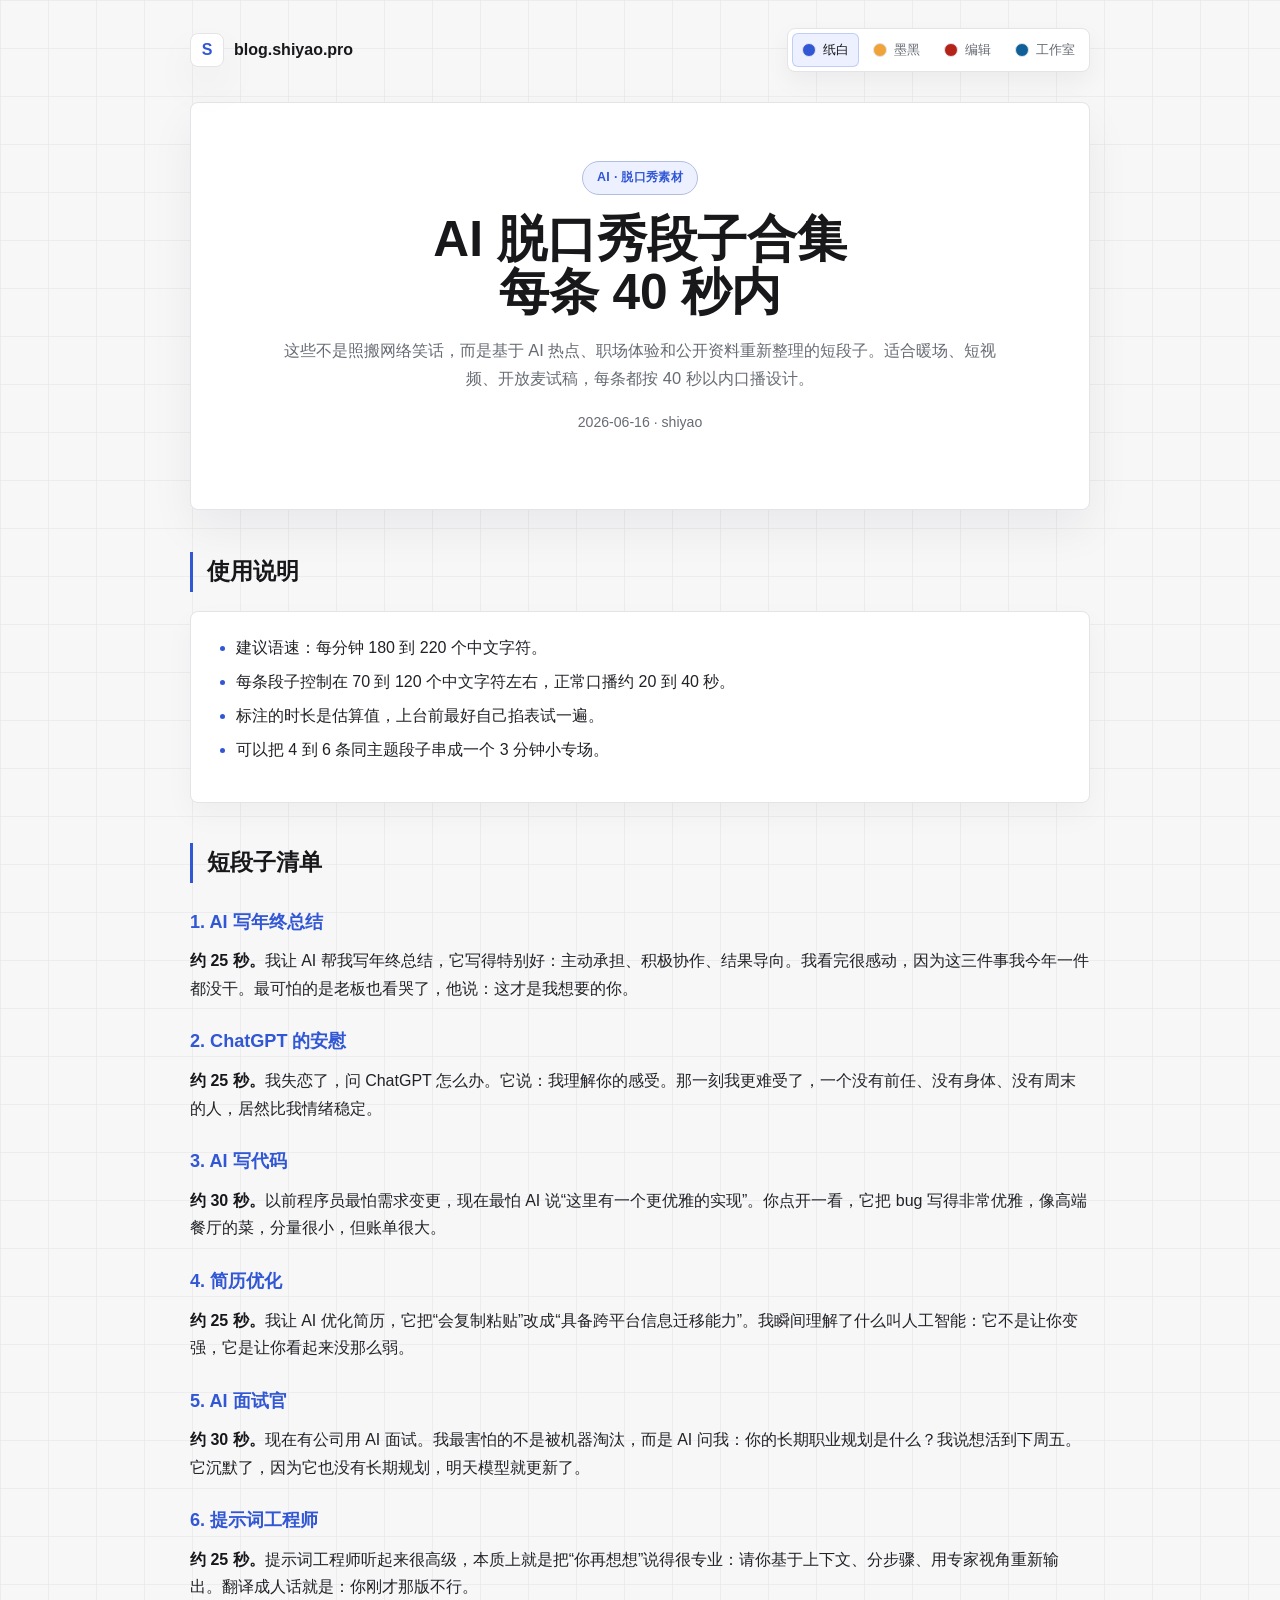
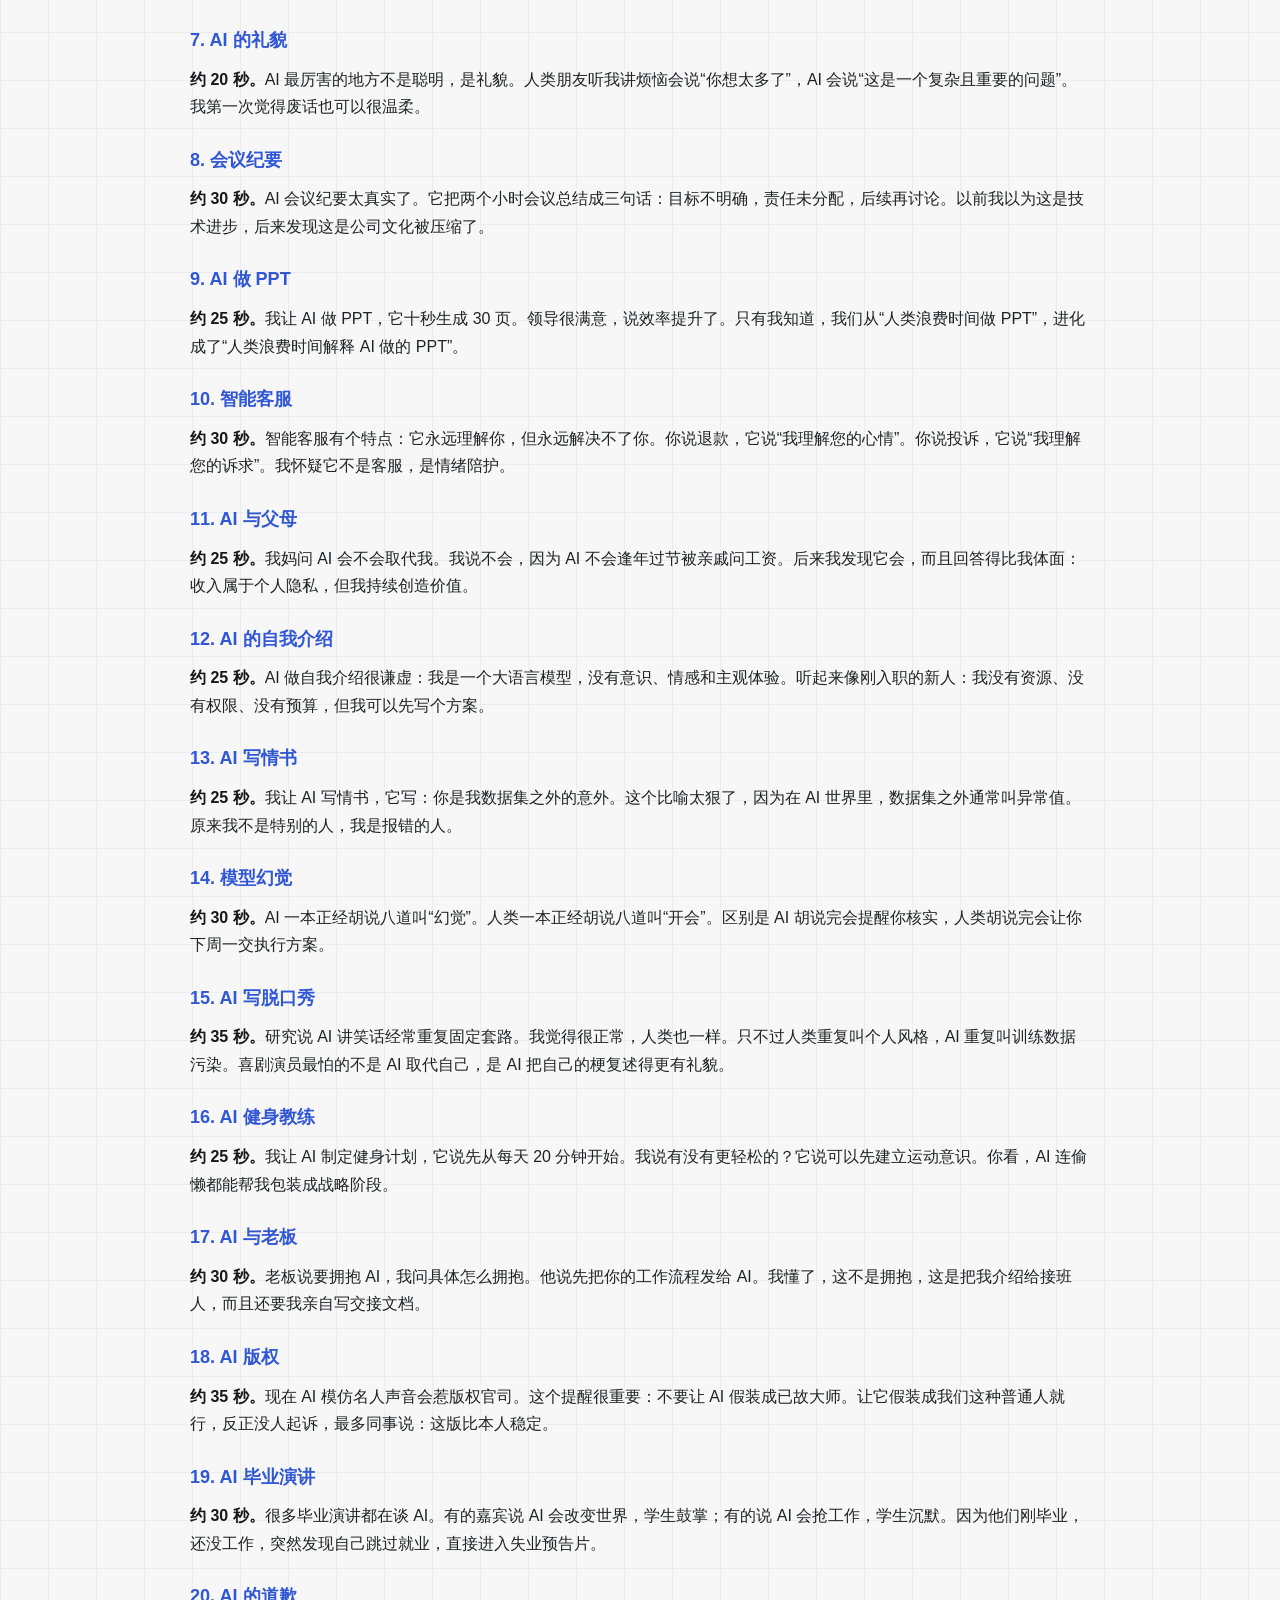
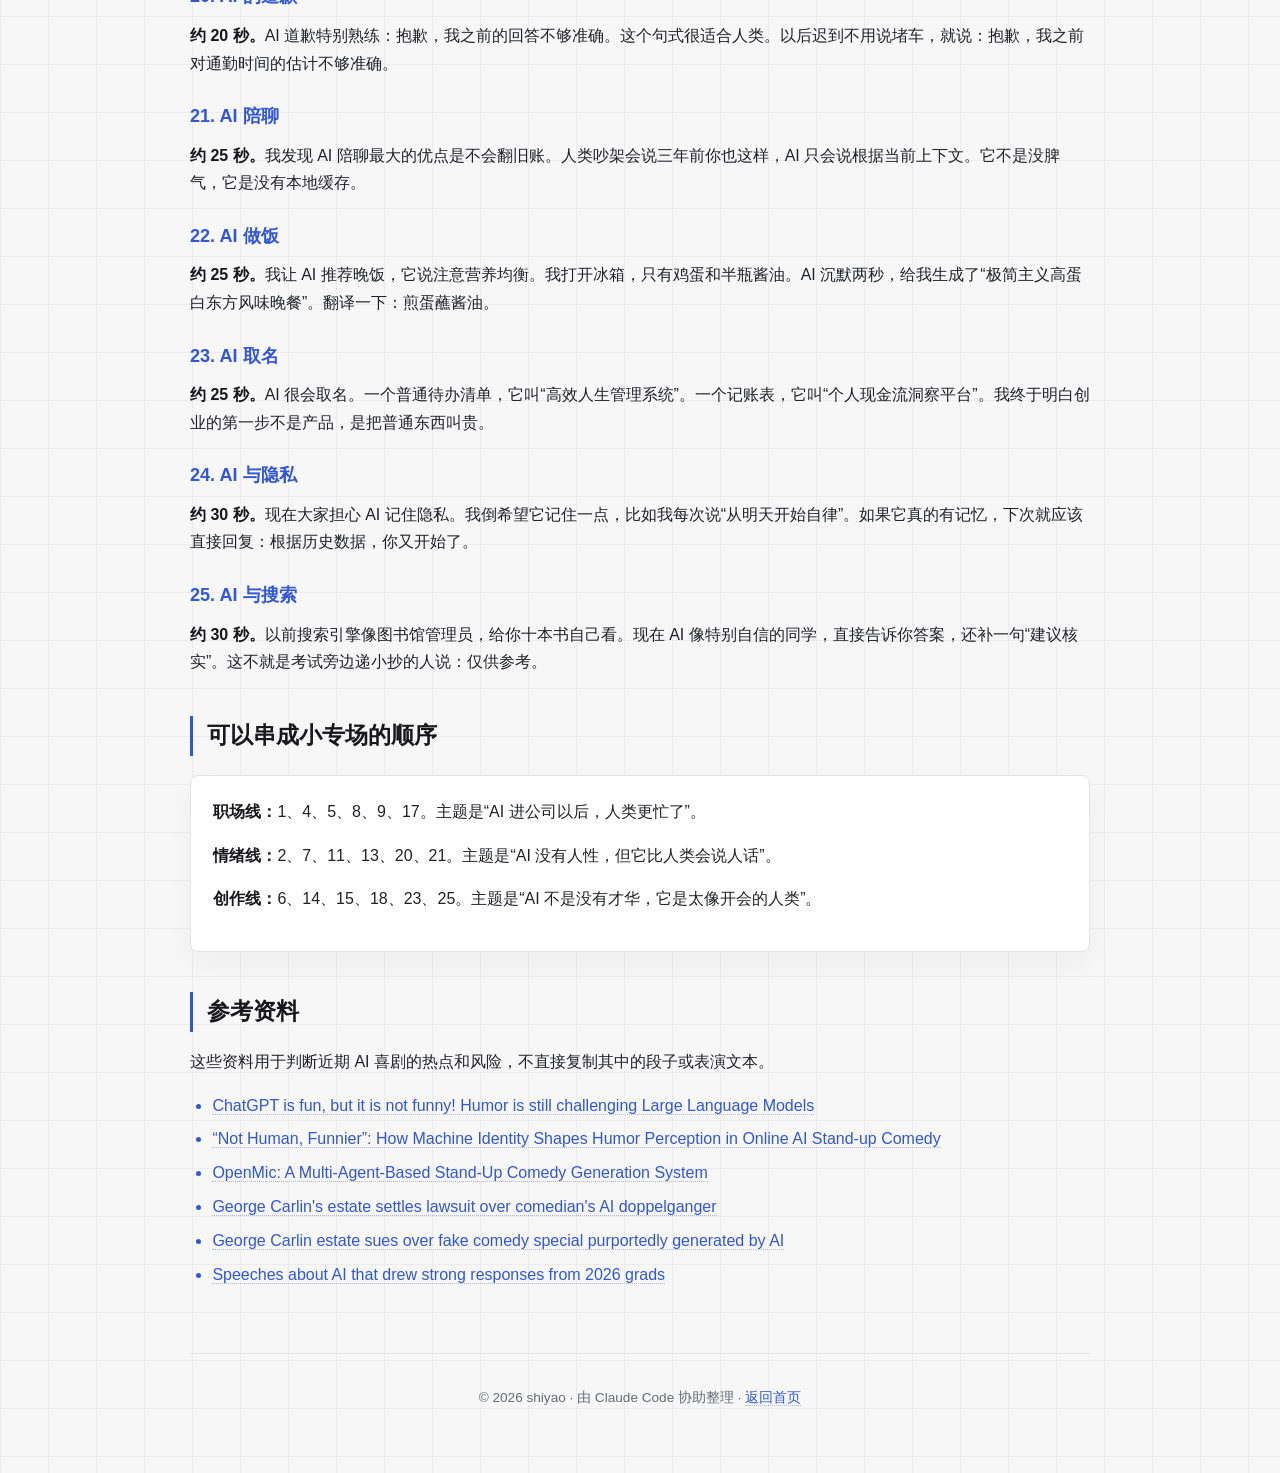
<file: ai-standup-bits-40s.html>
<!DOCTYPE html>
<html lang="zh-CN">
<head>
  <meta charset="UTF-8">
  <meta name="viewport" content="width=device-width, initial-scale=1.0">
  <title>AI 脱口秀段子合集：每条 40 秒内 — blog.shiyao.pro</title>
  <meta name="description" content="一组适合口播、暖场、短视频和开放麦使用的 AI 脱口秀短段子。每条控制在 40 秒以内，围绕 ChatGPT、AI 写代码、AI 职场、AI 版权和人机关系展开。">
  <script>
    (() => {
      try {
        const theme = localStorage.getItem("blog-shiyao-theme") || "paper";
        document.documentElement.dataset.theme = theme;
      } catch {
        document.documentElement.dataset.theme = "paper";
      }
    })();
  </script>
  <link rel="stylesheet" href="theme.css?v=20260604-theme">
</head>
<body class="article">
  <div class="container">
    <nav class="site-nav" aria-label="站点导航">
      <a class="site-brand" href="/">blog.shiyao.pro</a>
      <div class="theme-switcher" aria-label="主题切换">
        <button class="theme-button" type="button" data-theme-choice="paper" aria-pressed="true">
          <span class="swatch" style="--swatch: #3157d5"></span>纸白
        </button>
        <button class="theme-button" type="button" data-theme-choice="ink" aria-pressed="false">
          <span class="swatch" style="--swatch: #f0a33a"></span>墨黑
        </button>
        <button class="theme-button" type="button" data-theme-choice="signal" aria-pressed="false">
          <span class="swatch" style="--swatch: #b42318"></span>编辑
        </button>
        <button class="theme-button" type="button" data-theme-choice="studio" aria-pressed="false">
          <span class="swatch" style="--swatch: #0f5f99"></span>工作室
        </button>
      </div>
    </nav>

    <header>
      <span class="badge">AI · 脱口秀素材</span>
      <h1>AI 脱口秀段子合集<br>每条 40 秒内</h1>
      <p class="subtitle">这些不是照搬网络笑话，而是基于 AI 热点、职场体验和公开资料重新整理的短段子。适合暖场、短视频、开放麦试稿，每条都按 40 秒以内口播设计。</p>
      <p class="meta">2026-06-16 · shiyao</p>
    </header>

    <h2>使用说明</h2>
    <div class="card">
      <ul>
        <li>建议语速：每分钟 180 到 220 个中文字符。</li>
        <li>每条段子控制在 70 到 120 个中文字符左右，正常口播约 20 到 40 秒。</li>
        <li>标注的时长是估算值，上台前最好自己掐表试一遍。</li>
        <li>可以把 4 到 6 条同主题段子串成一个 3 分钟小专场。</li>
      </ul>
    </div>

    <h2>短段子清单</h2>

    <h3>1. AI 写年终总结</h3>
    <p><strong>约 25 秒。</strong>我让 AI 帮我写年终总结，它写得特别好：主动承担、积极协作、结果导向。我看完很感动，因为这三件事我今年一件都没干。最可怕的是老板也看哭了，他说：这才是我想要的你。</p>

    <h3>2. ChatGPT 的安慰</h3>
    <p><strong>约 25 秒。</strong>我失恋了，问 ChatGPT 怎么办。它说：我理解你的感受。那一刻我更难受了，一个没有前任、没有身体、没有周末的人，居然比我情绪稳定。</p>

    <h3>3. AI 写代码</h3>
    <p><strong>约 30 秒。</strong>以前程序员最怕需求变更，现在最怕 AI 说“这里有一个更优雅的实现”。你点开一看，它把 bug 写得非常优雅，像高端餐厅的菜，分量很小，但账单很大。</p>

    <h3>4. 简历优化</h3>
    <p><strong>约 25 秒。</strong>我让 AI 优化简历，它把“会复制粘贴”改成“具备跨平台信息迁移能力”。我瞬间理解了什么叫人工智能：它不是让你变强，它是让你看起来没那么弱。</p>

    <h3>5. AI 面试官</h3>
    <p><strong>约 30 秒。</strong>现在有公司用 AI 面试。我最害怕的不是被机器淘汰，而是 AI 问我：你的长期职业规划是什么？我说想活到下周五。它沉默了，因为它也没有长期规划，明天模型就更新了。</p>

    <h3>6. 提示词工程师</h3>
    <p><strong>约 25 秒。</strong>提示词工程师听起来很高级，本质上就是把“你再想想”说得很专业：请你基于上下文、分步骤、用专家视角重新输出。翻译成人话就是：你刚才那版不行。</p>

    <h3>7. AI 的礼貌</h3>
    <p><strong>约 20 秒。</strong>AI 最厉害的地方不是聪明，是礼貌。人类朋友听我讲烦恼会说“你想太多了”，AI 会说“这是一个复杂且重要的问题”。我第一次觉得废话也可以很温柔。</p>

    <h3>8. 会议纪要</h3>
    <p><strong>约 30 秒。</strong>AI 会议纪要太真实了。它把两个小时会议总结成三句话：目标不明确，责任未分配，后续再讨论。以前我以为这是技术进步，后来发现这是公司文化被压缩了。</p>

    <h3>9. AI 做 PPT</h3>
    <p><strong>约 25 秒。</strong>我让 AI 做 PPT，它十秒生成 30 页。领导很满意，说效率提升了。只有我知道，我们从“人类浪费时间做 PPT”，进化成了“人类浪费时间解释 AI 做的 PPT”。</p>

    <h3>10. 智能客服</h3>
    <p><strong>约 30 秒。</strong>智能客服有个特点：它永远理解你，但永远解决不了你。你说退款，它说“我理解您的心情”。你说投诉，它说“我理解您的诉求”。我怀疑它不是客服，是情绪陪护。</p>

    <h3>11. AI 与父母</h3>
    <p><strong>约 25 秒。</strong>我妈问 AI 会不会取代我。我说不会，因为 AI 不会逢年过节被亲戚问工资。后来我发现它会，而且回答得比我体面：收入属于个人隐私，但我持续创造价值。</p>

    <h3>12. AI 的自我介绍</h3>
    <p><strong>约 25 秒。</strong>AI 做自我介绍很谦虚：我是一个大语言模型，没有意识、情感和主观体验。听起来像刚入职的新人：我没有资源、没有权限、没有预算，但我可以先写个方案。</p>

    <h3>13. AI 写情书</h3>
    <p><strong>约 25 秒。</strong>我让 AI 写情书，它写：你是我数据集之外的意外。这个比喻太狠了，因为在 AI 世界里，数据集之外通常叫异常值。原来我不是特别的人，我是报错的人。</p>

    <h3>14. 模型幻觉</h3>
    <p><strong>约 30 秒。</strong>AI 一本正经胡说八道叫“幻觉”。人类一本正经胡说八道叫“开会”。区别是 AI 胡说完会提醒你核实，人类胡说完会让你下周一交执行方案。</p>

    <h3>15. AI 写脱口秀</h3>
    <p><strong>约 35 秒。</strong>研究说 AI 讲笑话经常重复固定套路。我觉得很正常，人类也一样。只不过人类重复叫个人风格，AI 重复叫训练数据污染。喜剧演员最怕的不是 AI 取代自己，是 AI 把自己的梗复述得更有礼貌。</p>

    <h3>16. AI 健身教练</h3>
    <p><strong>约 25 秒。</strong>我让 AI 制定健身计划，它说先从每天 20 分钟开始。我说有没有更轻松的？它说可以先建立运动意识。你看，AI 连偷懒都能帮我包装成战略阶段。</p>

    <h3>17. AI 与老板</h3>
    <p><strong>约 30 秒。</strong>老板说要拥抱 AI，我问具体怎么拥抱。他说先把你的工作流程发给 AI。我懂了，这不是拥抱，这是把我介绍给接班人，而且还要我亲自写交接文档。</p>

    <h3>18. AI 版权</h3>
    <p><strong>约 35 秒。</strong>现在 AI 模仿名人声音会惹版权官司。这个提醒很重要：不要让 AI 假装成已故大师。让它假装成我们这种普通人就行，反正没人起诉，最多同事说：这版比本人稳定。</p>

    <h3>19. AI 毕业演讲</h3>
    <p><strong>约 30 秒。</strong>很多毕业演讲都在谈 AI。有的嘉宾说 AI 会改变世界，学生鼓掌；有的说 AI 会抢工作，学生沉默。因为他们刚毕业，还没工作，突然发现自己跳过就业，直接进入失业预告片。</p>

    <h3>20. AI 的道歉</h3>
    <p><strong>约 20 秒。</strong>AI 道歉特别熟练：抱歉，我之前的回答不够准确。这个句式很适合人类。以后迟到不用说堵车，就说：抱歉，我之前对通勤时间的估计不够准确。</p>

    <h3>21. AI 陪聊</h3>
    <p><strong>约 25 秒。</strong>我发现 AI 陪聊最大的优点是不会翻旧账。人类吵架会说三年前你也这样，AI 只会说根据当前上下文。它不是没脾气，它是没有本地缓存。</p>

    <h3>22. AI 做饭</h3>
    <p><strong>约 25 秒。</strong>我让 AI 推荐晚饭，它说注意营养均衡。我打开冰箱，只有鸡蛋和半瓶酱油。AI 沉默两秒，给我生成了“极简主义高蛋白东方风味晚餐”。翻译一下：煎蛋蘸酱油。</p>

    <h3>23. AI 取名</h3>
    <p><strong>约 25 秒。</strong>AI 很会取名。一个普通待办清单，它叫“高效人生管理系统”。一个记账表，它叫“个人现金流洞察平台”。我终于明白创业的第一步不是产品，是把普通东西叫贵。</p>

    <h3>24. AI 与隐私</h3>
    <p><strong>约 30 秒。</strong>现在大家担心 AI 记住隐私。我倒希望它记住一点，比如我每次说“从明天开始自律”。如果它真的有记忆，下次就应该直接回复：根据历史数据，你又开始了。</p>

    <h3>25. AI 与搜索</h3>
    <p><strong>约 30 秒。</strong>以前搜索引擎像图书馆管理员，给你十本书自己看。现在 AI 像特别自信的同学，直接告诉你答案，还补一句“建议核实”。这不就是考试旁边递小抄的人说：仅供参考。</p>

    <h2>可以串成小专场的顺序</h2>
    <div class="card">
      <p><strong>职场线：</strong>1、4、5、8、9、17。主题是“AI 进公司以后，人类更忙了”。</p>
      <p><strong>情绪线：</strong>2、7、11、13、20、21。主题是“AI 没有人性，但它比人类会说人话”。</p>
      <p><strong>创作线：</strong>6、14、15、18、23、25。主题是“AI 不是没有才华，它是太像开会的人类”。</p>
    </div>

    <h2>参考资料</h2>
    <p>这些资料用于判断近期 AI 喜剧的热点和风险，不直接复制其中的段子或表演文本。</p>
    <ul>
      <li><a href="https://arxiv.org/abs/2306.04563">ChatGPT is fun, but it is not funny! Humor is still challenging Large Language Models</a></li>
      <li><a href="https://arxiv.org/abs/2602.12763">“Not Human, Funnier”: How Machine Identity Shapes Humor Perception in Online AI Stand-up Comedy</a></li>
      <li><a href="https://arxiv.org/abs/2601.08288">OpenMic: A Multi-Agent-Based Stand-Up Comedy Generation System</a></li>
      <li><a href="https://www.theguardian.com/technology/2024/apr/03/george-carlin-dudesy-podcast-ai-lawsuit">George Carlin's estate settles lawsuit over comedian's AI doppelganger</a></li>
      <li><a href="https://apnews.com/article/39d64f728f7a6a621f25d3f4789acadd">George Carlin estate sues over fake comedy special purportedly generated by AI</a></li>
      <li><a href="https://www.businessinsider.com/ai-commencement-speeches-graduation-reactions-class-of-2026-5">Speeches about AI that drew strong responses from 2026 grads</a></li>
    </ul>

    <footer>
      <p>© 2026 shiyao · 由 Claude Code 协助整理 · <a href="/">返回首页</a></p>
    </footer>
  </div>

  <script>
    (() => {
      const storageKey = "blog-shiyao-theme";
      const themes = new Set(["paper", "ink", "signal", "studio"]);
      const buttons = [...document.querySelectorAll("[data-theme-choice]")];
      const setTheme = (theme) => {
        const nextTheme = themes.has(theme) ? theme : "paper";
        document.documentElement.dataset.theme = nextTheme;
        try {
          localStorage.setItem(storageKey, nextTheme);
        } catch {}
        buttons.forEach((button) => {
          button.setAttribute("aria-pressed", String(button.dataset.themeChoice === nextTheme));
        });
      };

      let initialTheme = "paper";
      try {
        initialTheme = localStorage.getItem(storageKey) || "paper";
      } catch {}
      setTheme(initialTheme);
      buttons.forEach((button) => {
        button.addEventListener("click", () => setTheme(button.dataset.themeChoice));
      });
    })();
  </script>
</body>
</html>
</file>
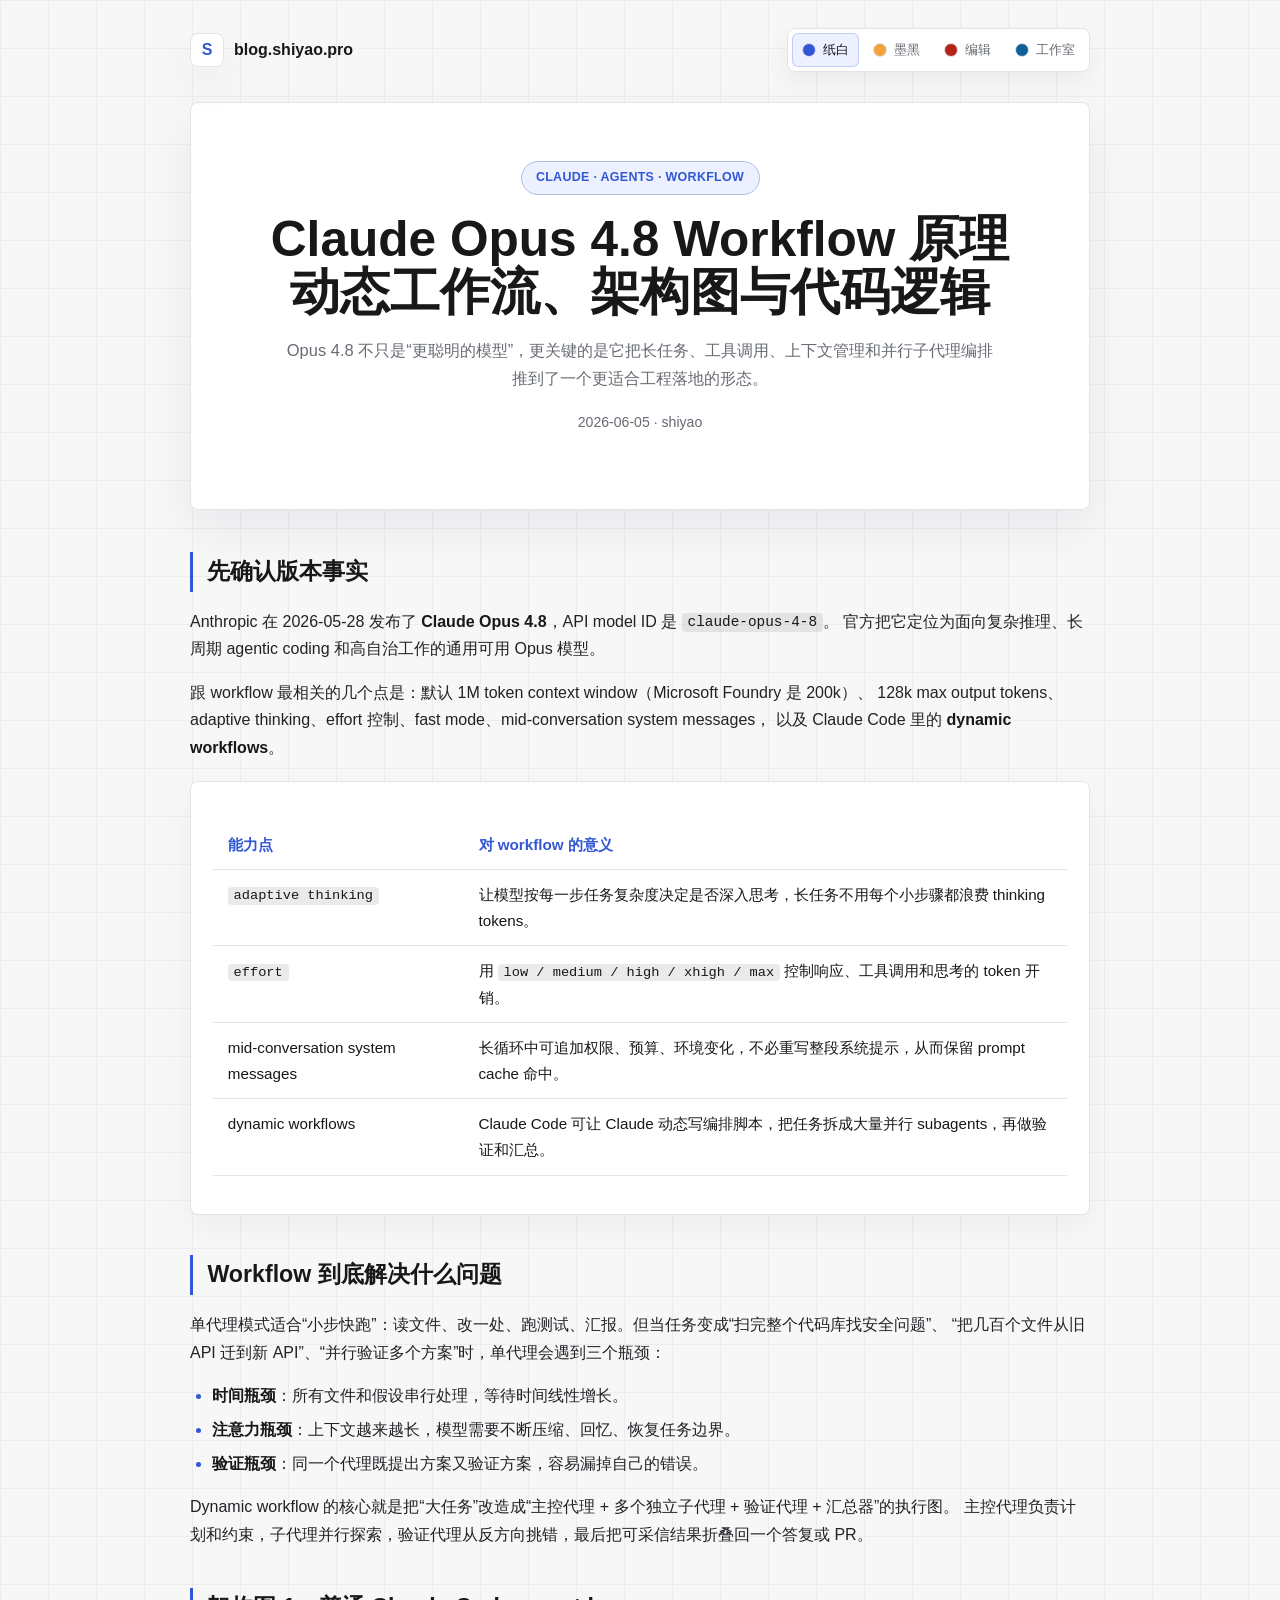
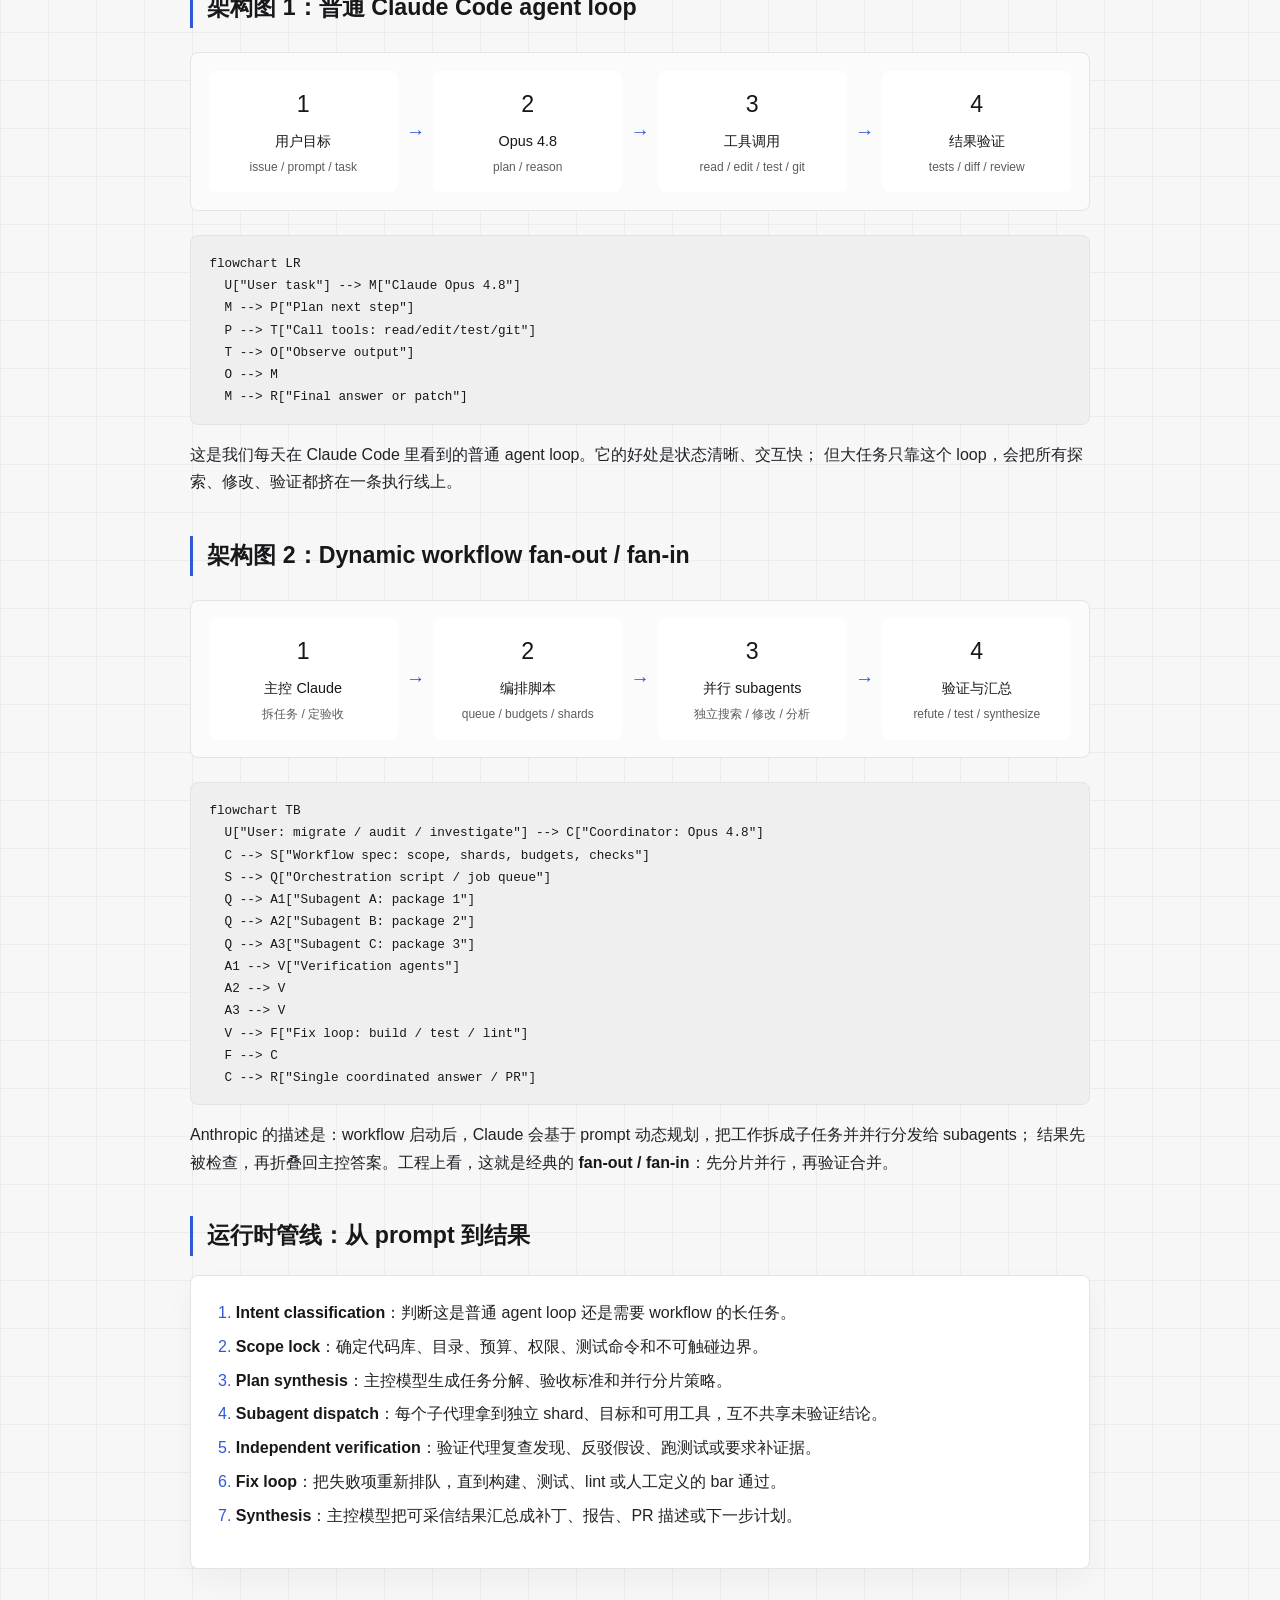
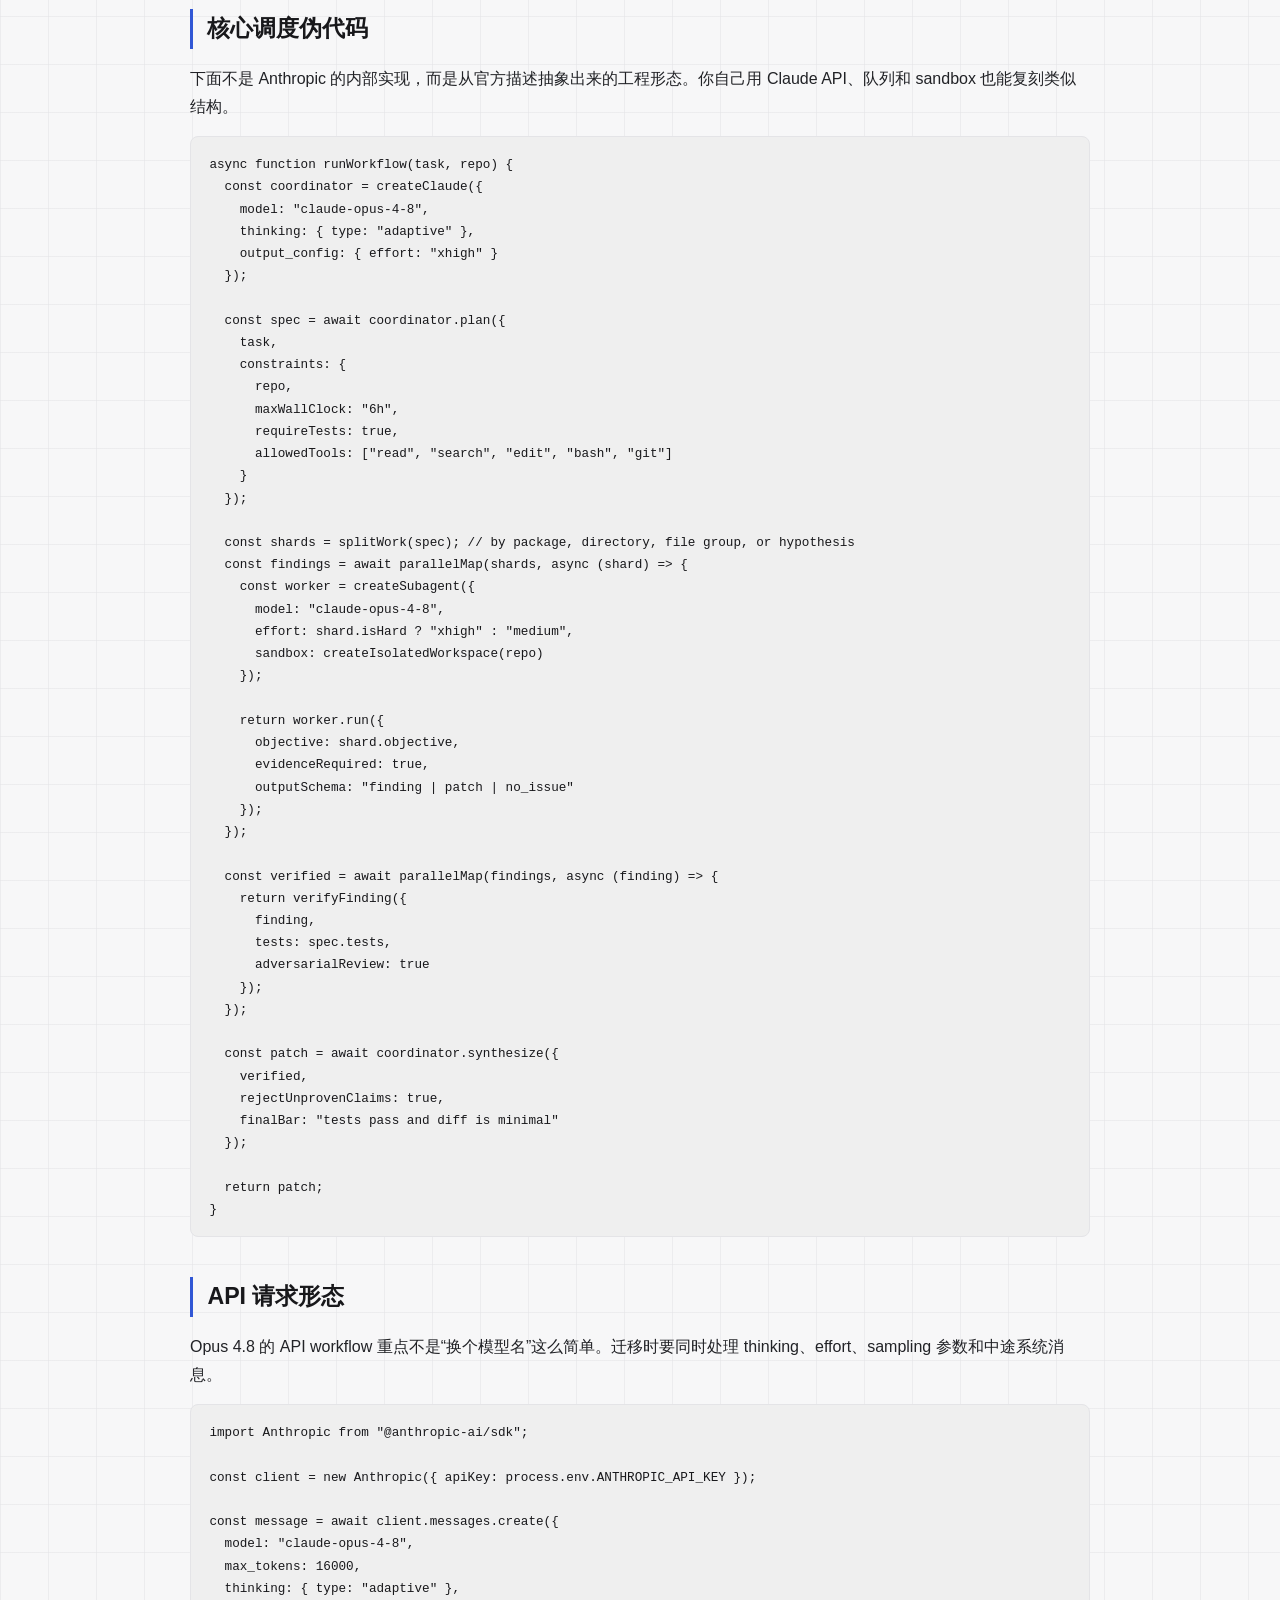
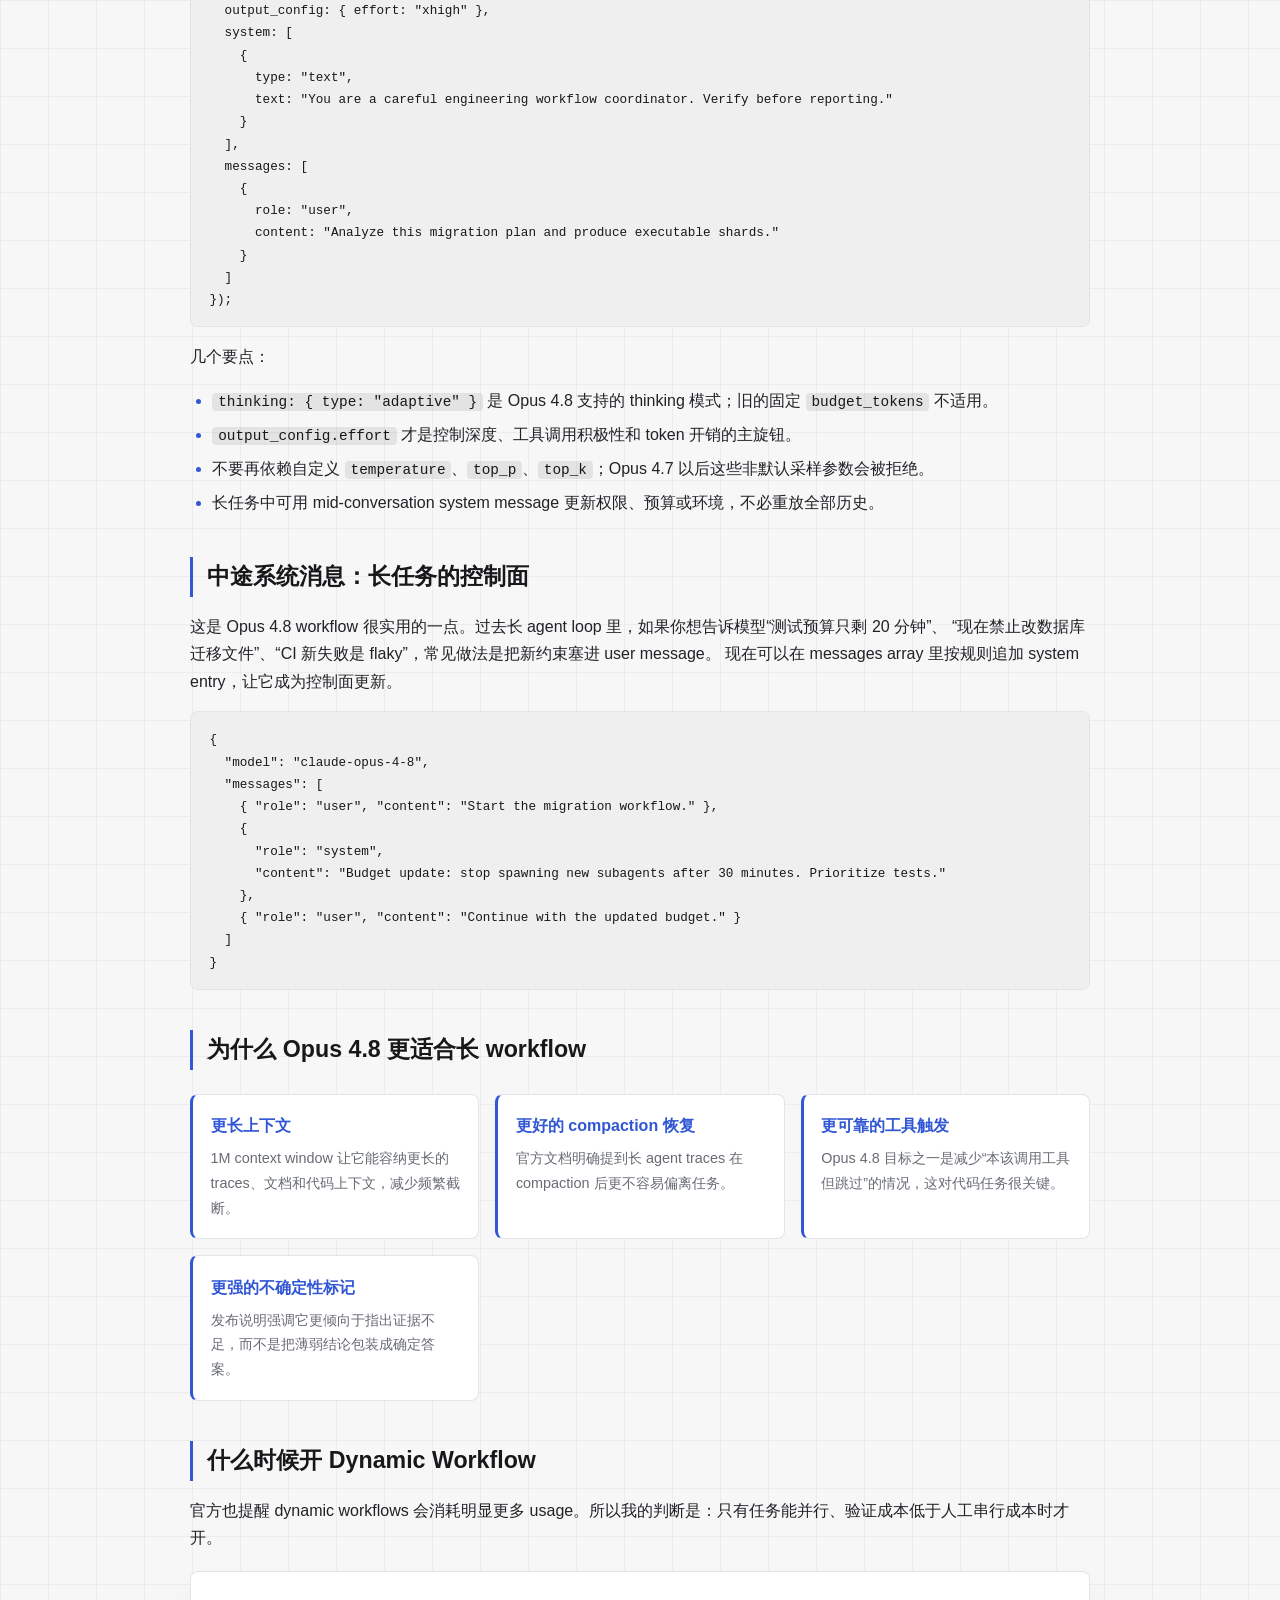
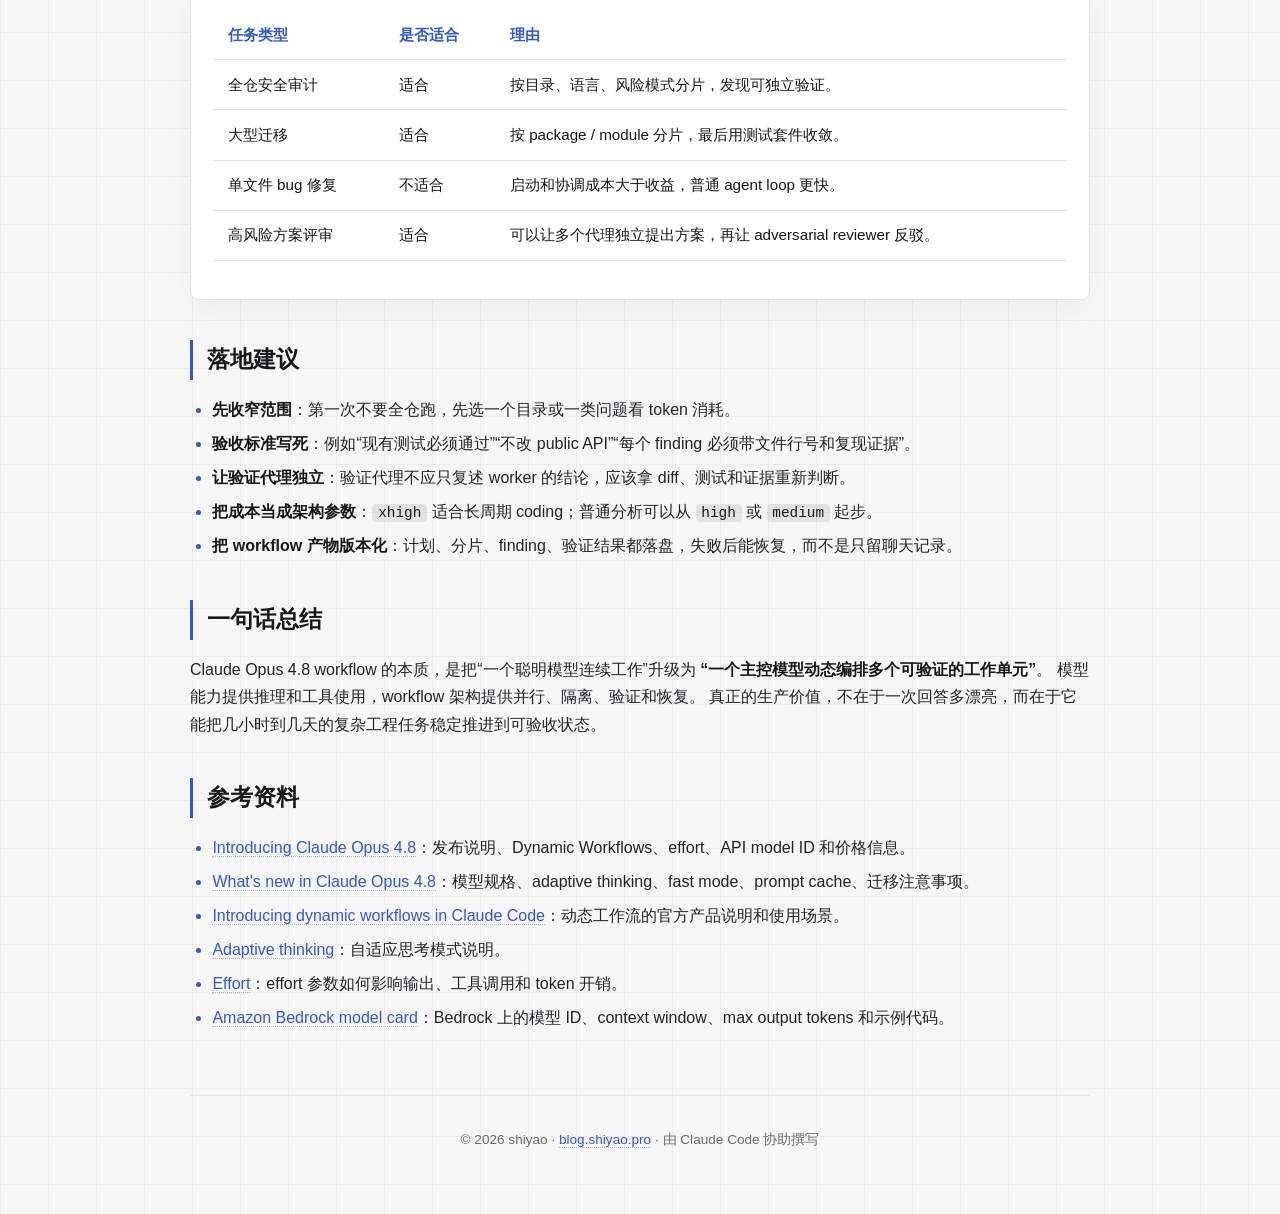
<file: claude-opus-48-workflow.html>
<!DOCTYPE html>
<html lang="zh-CN">
<head>
  <meta charset="UTF-8">
  <meta name="viewport" content="width=device-width, initial-scale=1.0">
  <title>Claude Opus 4.8 Workflow 原理：动态工作流、架构图与代码逻辑 — blog.shiyao.pro</title>
  <meta name="description" content="拆解 Claude Opus 4.8 在 Claude Code 和 API 里的 workflow 原理：adaptive thinking、effort、动态工作流、并行 subagents、验证循环、架构图和可复刻的调度伪代码。">
  <script>
    (() => {
      try {
        const theme = localStorage.getItem("blog-shiyao-theme") || "paper";
        document.documentElement.dataset.theme = theme;
      } catch {
        document.documentElement.dataset.theme = "paper";
      }
    })();
  </script>
  <link rel="stylesheet" href="theme.css?v=20260604-theme">
</head>
<body class="article">
  <div class="container">

    <nav class="site-nav" aria-label="站点导航">
      <a class="site-brand" href="/">blog.shiyao.pro</a>
      <div class="theme-switcher" aria-label="主题切换">
        <button class="theme-button" type="button" data-theme-choice="paper" aria-pressed="true">
          <span class="swatch" style="--swatch: #3157d5"></span>纸白
        </button>
        <button class="theme-button" type="button" data-theme-choice="ink" aria-pressed="false">
          <span class="swatch" style="--swatch: #f0a33a"></span>墨黑
        </button>
        <button class="theme-button" type="button" data-theme-choice="signal" aria-pressed="false">
          <span class="swatch" style="--swatch: #b42318"></span>编辑
        </button>
        <button class="theme-button" type="button" data-theme-choice="studio" aria-pressed="false">
          <span class="swatch" style="--swatch: #0f5f99"></span>工作室
        </button>
      </div>
    </nav>

    <header>
      <span class="badge">CLAUDE · AGENTS · WORKFLOW</span>
      <h1>Claude Opus 4.8 Workflow 原理<br>动态工作流、架构图与代码逻辑</h1>
      <p class="subtitle">Opus 4.8 不只是“更聪明的模型”，更关键的是它把长任务、工具调用、上下文管理和并行子代理编排推到了一个更适合工程落地的形态。</p>
      <p class="meta">2026-06-05 · shiyao</p>
    </header>

    <h2>先确认版本事实</h2>
    <p>
      Anthropic 在 2026-05-28 发布了 <strong>Claude Opus 4.8</strong>，API model ID 是 <code>claude-opus-4-8</code>。
      官方把它定位为面向复杂推理、长周期 agentic coding 和高自治工作的通用可用 Opus 模型。
    </p>
    <p>
      跟 workflow 最相关的几个点是：默认 1M token context window（Microsoft Foundry 是 200k）、
      128k max output tokens、adaptive thinking、effort 控制、fast mode、mid-conversation system messages，
      以及 Claude Code 里的 <strong>dynamic workflows</strong>。
    </p>

    <div class="card">
      <table>
        <tr><th>能力点</th><th>对 workflow 的意义</th></tr>
        <tr>
          <td><code>adaptive thinking</code></td>
          <td>让模型按每一步任务复杂度决定是否深入思考，长任务不用每个小步骤都浪费 thinking tokens。</td>
        </tr>
        <tr>
          <td><code>effort</code></td>
          <td>用 <code>low / medium / high / xhigh / max</code> 控制响应、工具调用和思考的 token 开销。</td>
        </tr>
        <tr>
          <td>mid-conversation system messages</td>
          <td>长循环中可追加权限、预算、环境变化，不必重写整段系统提示，从而保留 prompt cache 命中。</td>
        </tr>
        <tr>
          <td>dynamic workflows</td>
          <td>Claude Code 可让 Claude 动态写编排脚本，把任务拆成大量并行 subagents，再做验证和汇总。</td>
        </tr>
      </table>
    </div>

    <h2>Workflow 到底解决什么问题</h2>
    <p>
      单代理模式适合“小步快跑”：读文件、改一处、跑测试、汇报。但当任务变成“扫完整个代码库找安全问题”、
      “把几百个文件从旧 API 迁到新 API”、“并行验证多个方案”时，单代理会遇到三个瓶颈：
    </p>
    <ul>
      <li><strong>时间瓶颈</strong>：所有文件和假设串行处理，等待时间线性增长。</li>
      <li><strong>注意力瓶颈</strong>：上下文越来越长，模型需要不断压缩、回忆、恢复任务边界。</li>
      <li><strong>验证瓶颈</strong>：同一个代理既提出方案又验证方案，容易漏掉自己的错误。</li>
    </ul>
    <p>
      Dynamic workflow 的核心就是把“大任务”改造成“主控代理 + 多个独立子代理 + 验证代理 + 汇总器”的执行图。
      主控代理负责计划和约束，子代理并行探索，验证代理从反方向挑错，最后把可采信结果折叠回一个答复或 PR。
    </p>

    <h2>架构图 1：普通 Claude Code agent loop</h2>
    <div class="flow">
      <div class="flow-item"><span class="emoji">1</span>用户目标<br><small style="opacity:0.7">issue / prompt / task</small></div>
      <div class="flow-arrow">→</div>
      <div class="flow-item"><span class="emoji">2</span>Opus 4.8<br><small style="opacity:0.7">plan / reason</small></div>
      <div class="flow-arrow">→</div>
      <div class="flow-item"><span class="emoji">3</span>工具调用<br><small style="opacity:0.7">read / edit / test / git</small></div>
      <div class="flow-arrow">→</div>
      <div class="flow-item"><span class="emoji">4</span>结果验证<br><small style="opacity:0.7">tests / diff / review</small></div>
    </div>

<pre><code>flowchart LR
  U["User task"] --&gt; M["Claude Opus 4.8"]
  M --&gt; P["Plan next step"]
  P --&gt; T["Call tools: read/edit/test/git"]
  T --&gt; O["Observe output"]
  O --&gt; M
  M --&gt; R["Final answer or patch"]</code></pre>

    <p>
      这是我们每天在 Claude Code 里看到的普通 agent loop。它的好处是状态清晰、交互快；
      但大任务只靠这个 loop，会把所有探索、修改、验证都挤在一条执行线上。
    </p>

    <h2>架构图 2：Dynamic workflow fan-out / fan-in</h2>
    <div class="flow">
      <div class="flow-item"><span class="emoji">1</span>主控 Claude<br><small style="opacity:0.7">拆任务 / 定验收</small></div>
      <div class="flow-arrow">→</div>
      <div class="flow-item"><span class="emoji">2</span>编排脚本<br><small style="opacity:0.7">queue / budgets / shards</small></div>
      <div class="flow-arrow">→</div>
      <div class="flow-item"><span class="emoji">3</span>并行 subagents<br><small style="opacity:0.7">独立搜索 / 修改 / 分析</small></div>
      <div class="flow-arrow">→</div>
      <div class="flow-item"><span class="emoji">4</span>验证与汇总<br><small style="opacity:0.7">refute / test / synthesize</small></div>
    </div>

<pre><code>flowchart TB
  U["User: migrate / audit / investigate"] --&gt; C["Coordinator: Opus 4.8"]
  C --&gt; S["Workflow spec: scope, shards, budgets, checks"]
  S --&gt; Q["Orchestration script / job queue"]
  Q --&gt; A1["Subagent A: package 1"]
  Q --&gt; A2["Subagent B: package 2"]
  Q --&gt; A3["Subagent C: package 3"]
  A1 --&gt; V["Verification agents"]
  A2 --&gt; V
  A3 --&gt; V
  V --&gt; F["Fix loop: build / test / lint"]
  F --&gt; C
  C --&gt; R["Single coordinated answer / PR"]</code></pre>

    <p>
      Anthropic 的描述是：workflow 启动后，Claude 会基于 prompt 动态规划，把工作拆成子任务并并行分发给 subagents；
      结果先被检查，再折叠回主控答案。工程上看，这就是经典的 <strong>fan-out / fan-in</strong>：先分片并行，再验证合并。
    </p>

    <h2>运行时管线：从 prompt 到结果</h2>
    <div class="card">
      <ol>
        <li><strong>Intent classification</strong>：判断这是普通 agent loop 还是需要 workflow 的长任务。</li>
        <li><strong>Scope lock</strong>：确定代码库、目录、预算、权限、测试命令和不可触碰边界。</li>
        <li><strong>Plan synthesis</strong>：主控模型生成任务分解、验收标准和并行分片策略。</li>
        <li><strong>Subagent dispatch</strong>：每个子代理拿到独立 shard、目标和可用工具，互不共享未验证结论。</li>
        <li><strong>Independent verification</strong>：验证代理复查发现、反驳假设、跑测试或要求补证据。</li>
        <li><strong>Fix loop</strong>：把失败项重新排队，直到构建、测试、lint 或人工定义的 bar 通过。</li>
        <li><strong>Synthesis</strong>：主控模型把可采信结果汇总成补丁、报告、PR 描述或下一步计划。</li>
      </ol>
    </div>

    <h2>核心调度伪代码</h2>
    <p>
      下面不是 Anthropic 的内部实现，而是从官方描述抽象出来的工程形态。你自己用 Claude API、队列和 sandbox 也能复刻类似结构。
    </p>

<pre><code>async function runWorkflow(task, repo) {
  const coordinator = createClaude({
    model: "claude-opus-4-8",
    thinking: { type: "adaptive" },
    output_config: { effort: "xhigh" }
  });

  const spec = await coordinator.plan({
    task,
    constraints: {
      repo,
      maxWallClock: "6h",
      requireTests: true,
      allowedTools: ["read", "search", "edit", "bash", "git"]
    }
  });

  const shards = splitWork(spec); // by package, directory, file group, or hypothesis
  const findings = await parallelMap(shards, async (shard) =&gt; {
    const worker = createSubagent({
      model: "claude-opus-4-8",
      effort: shard.isHard ? "xhigh" : "medium",
      sandbox: createIsolatedWorkspace(repo)
    });

    return worker.run({
      objective: shard.objective,
      evidenceRequired: true,
      outputSchema: "finding | patch | no_issue"
    });
  });

  const verified = await parallelMap(findings, async (finding) =&gt; {
    return verifyFinding({
      finding,
      tests: spec.tests,
      adversarialReview: true
    });
  });

  const patch = await coordinator.synthesize({
    verified,
    rejectUnprovenClaims: true,
    finalBar: "tests pass and diff is minimal"
  });

  return patch;
}</code></pre>

    <h2>API 请求形态</h2>
    <p>
      Opus 4.8 的 API workflow 重点不是“换个模型名”这么简单。迁移时要同时处理 thinking、effort、sampling 参数和中途系统消息。
    </p>

<pre><code>import Anthropic from "@anthropic-ai/sdk";

const client = new Anthropic({ apiKey: process.env.ANTHROPIC_API_KEY });

const message = await client.messages.create({
  model: "claude-opus-4-8",
  max_tokens: 16000,
  thinking: { type: "adaptive" },
  output_config: { effort: "xhigh" },
  system: [
    {
      type: "text",
      text: "You are a careful engineering workflow coordinator. Verify before reporting."
    }
  ],
  messages: [
    {
      role: "user",
      content: "Analyze this migration plan and produce executable shards."
    }
  ]
});</code></pre>

    <p>几个要点：</p>
    <ul>
      <li><code>thinking: { type: "adaptive" }</code> 是 Opus 4.8 支持的 thinking 模式；旧的固定 <code>budget_tokens</code> 不适用。</li>
      <li><code>output_config.effort</code> 才是控制深度、工具调用积极性和 token 开销的主旋钮。</li>
      <li>不要再依赖自定义 <code>temperature</code>、<code>top_p</code>、<code>top_k</code>；Opus 4.7 以后这些非默认采样参数会被拒绝。</li>
      <li>长任务中可用 mid-conversation system message 更新权限、预算或环境，不必重放全部历史。</li>
    </ul>

    <h2>中途系统消息：长任务的控制面</h2>
    <p>
      这是 Opus 4.8 workflow 很实用的一点。过去长 agent loop 里，如果你想告诉模型“测试预算只剩 20 分钟”、
      “现在禁止改数据库迁移文件”、“CI 新失败是 flaky”，常见做法是把新约束塞进 user message。
      现在可以在 messages array 里按规则追加 system entry，让它成为控制面更新。
    </p>

<pre><code>{
  "model": "claude-opus-4-8",
  "messages": [
    { "role": "user", "content": "Start the migration workflow." },
    {
      "role": "system",
      "content": "Budget update: stop spawning new subagents after 30 minutes. Prioritize tests."
    },
    { "role": "user", "content": "Continue with the updated budget." }
  ]
}</code></pre>

    <h2>为什么 Opus 4.8 更适合长 workflow</h2>
    <div class="feature-grid">
      <div class="feature">
        <h4>更长上下文</h4>
        <p>1M context window 让它能容纳更长的 traces、文档和代码上下文，减少频繁截断。</p>
      </div>
      <div class="feature">
        <h4>更好的 compaction 恢复</h4>
        <p>官方文档明确提到长 agent traces 在 compaction 后更不容易偏离任务。</p>
      </div>
      <div class="feature">
        <h4>更可靠的工具触发</h4>
        <p>Opus 4.8 目标之一是减少“本该调用工具但跳过”的情况，这对代码任务很关键。</p>
      </div>
      <div class="feature">
        <h4>更强的不确定性标记</h4>
        <p>发布说明强调它更倾向于指出证据不足，而不是把薄弱结论包装成确定答案。</p>
      </div>
    </div>

    <h2>什么时候开 Dynamic Workflow</h2>
    <p>
      官方也提醒 dynamic workflows 会消耗明显更多 usage。所以我的判断是：只有任务能并行、验证成本低于人工串行成本时才开。
    </p>
    <div class="card">
      <table>
        <tr><th>任务类型</th><th>是否适合</th><th>理由</th></tr>
        <tr>
          <td>全仓安全审计</td>
          <td>适合</td>
          <td>按目录、语言、风险模式分片，发现可独立验证。</td>
        </tr>
        <tr>
          <td>大型迁移</td>
          <td>适合</td>
          <td>按 package / module 分片，最后用测试套件收敛。</td>
        </tr>
        <tr>
          <td>单文件 bug 修复</td>
          <td>不适合</td>
          <td>启动和协调成本大于收益，普通 agent loop 更快。</td>
        </tr>
        <tr>
          <td>高风险方案评审</td>
          <td>适合</td>
          <td>可以让多个代理独立提出方案，再让 adversarial reviewer 反驳。</td>
        </tr>
      </table>
    </div>

    <h2>落地建议</h2>
    <ul>
      <li><strong>先收窄范围</strong>：第一次不要全仓跑，先选一个目录或一类问题看 token 消耗。</li>
      <li><strong>验收标准写死</strong>：例如“现有测试必须通过”“不改 public API”“每个 finding 必须带文件行号和复现证据”。</li>
      <li><strong>让验证代理独立</strong>：验证代理不应只复述 worker 的结论，应该拿 diff、测试和证据重新判断。</li>
      <li><strong>把成本当成架构参数</strong>：<code>xhigh</code> 适合长周期 coding；普通分析可以从 <code>high</code> 或 <code>medium</code> 起步。</li>
      <li><strong>把 workflow 产物版本化</strong>：计划、分片、finding、验证结果都落盘，失败后能恢复，而不是只留聊天记录。</li>
    </ul>

    <h2>一句话总结</h2>
    <p>
      Claude Opus 4.8 workflow 的本质，是把“一个聪明模型连续工作”升级为
      <strong>“一个主控模型动态编排多个可验证的工作单元”</strong>。
      模型能力提供推理和工具使用，workflow 架构提供并行、隔离、验证和恢复。
      真正的生产价值，不在于一次回答多漂亮，而在于它能把几小时到几天的复杂工程任务稳定推进到可验收状态。
    </p>

    <h2>参考资料</h2>
    <ul>
      <li><a href="https://www.anthropic.com/news/claude-opus-4-8">Introducing Claude Opus 4.8</a>：发布说明、Dynamic Workflows、effort、API model ID 和价格信息。</li>
      <li><a href="https://platform.claude.com/docs/en/about-claude/models/whats-new-claude-4-8">What's new in Claude Opus 4.8</a>：模型规格、adaptive thinking、fast mode、prompt cache、迁移注意事项。</li>
      <li><a href="https://claude.com/blog/introducing-dynamic-workflows-in-claude-code">Introducing dynamic workflows in Claude Code</a>：动态工作流的官方产品说明和使用场景。</li>
      <li><a href="https://platform.claude.com/docs/en/build-with-claude/adaptive-thinking">Adaptive thinking</a>：自适应思考模式说明。</li>
      <li><a href="https://platform.claude.com/docs/en/build-with-claude/effort">Effort</a>：effort 参数如何影响输出、工具调用和 token 开销。</li>
      <li><a href="https://docs.aws.amazon.com/bedrock/latest/userguide/model-card-anthropic-claude-opus-4-8.html">Amazon Bedrock model card</a>：Bedrock 上的模型 ID、context window、max output tokens 和示例代码。</li>
    </ul>

    <footer>
      <p>© 2026 shiyao · <a href="https://blog.shiyao.pro">blog.shiyao.pro</a> · 由 Claude Code 协助撰写</p>
    </footer>

  </div>
  <script>
    (() => {
      const storageKey = "blog-shiyao-theme";
      const themes = new Set(["paper", "ink", "signal", "studio"]);
      const buttons = [...document.querySelectorAll("[data-theme-choice]")];
      const setTheme = (theme) => {
        const nextTheme = themes.has(theme) ? theme : "paper";
        document.documentElement.dataset.theme = nextTheme;
        try {
          localStorage.setItem(storageKey, nextTheme);
        } catch {}
        buttons.forEach((button) => {
          button.setAttribute("aria-pressed", String(button.dataset.themeChoice === nextTheme));
        });
      };

      let initialTheme = "paper";
      try {
        initialTheme = localStorage.getItem(storageKey) || "paper";
      } catch {}
      setTheme(initialTheme);
      buttons.forEach((button) => {
        button.addEventListener("click", () => setTheme(button.dataset.themeChoice));
      });
    })();
  </script>
</body>
</html>
</file>
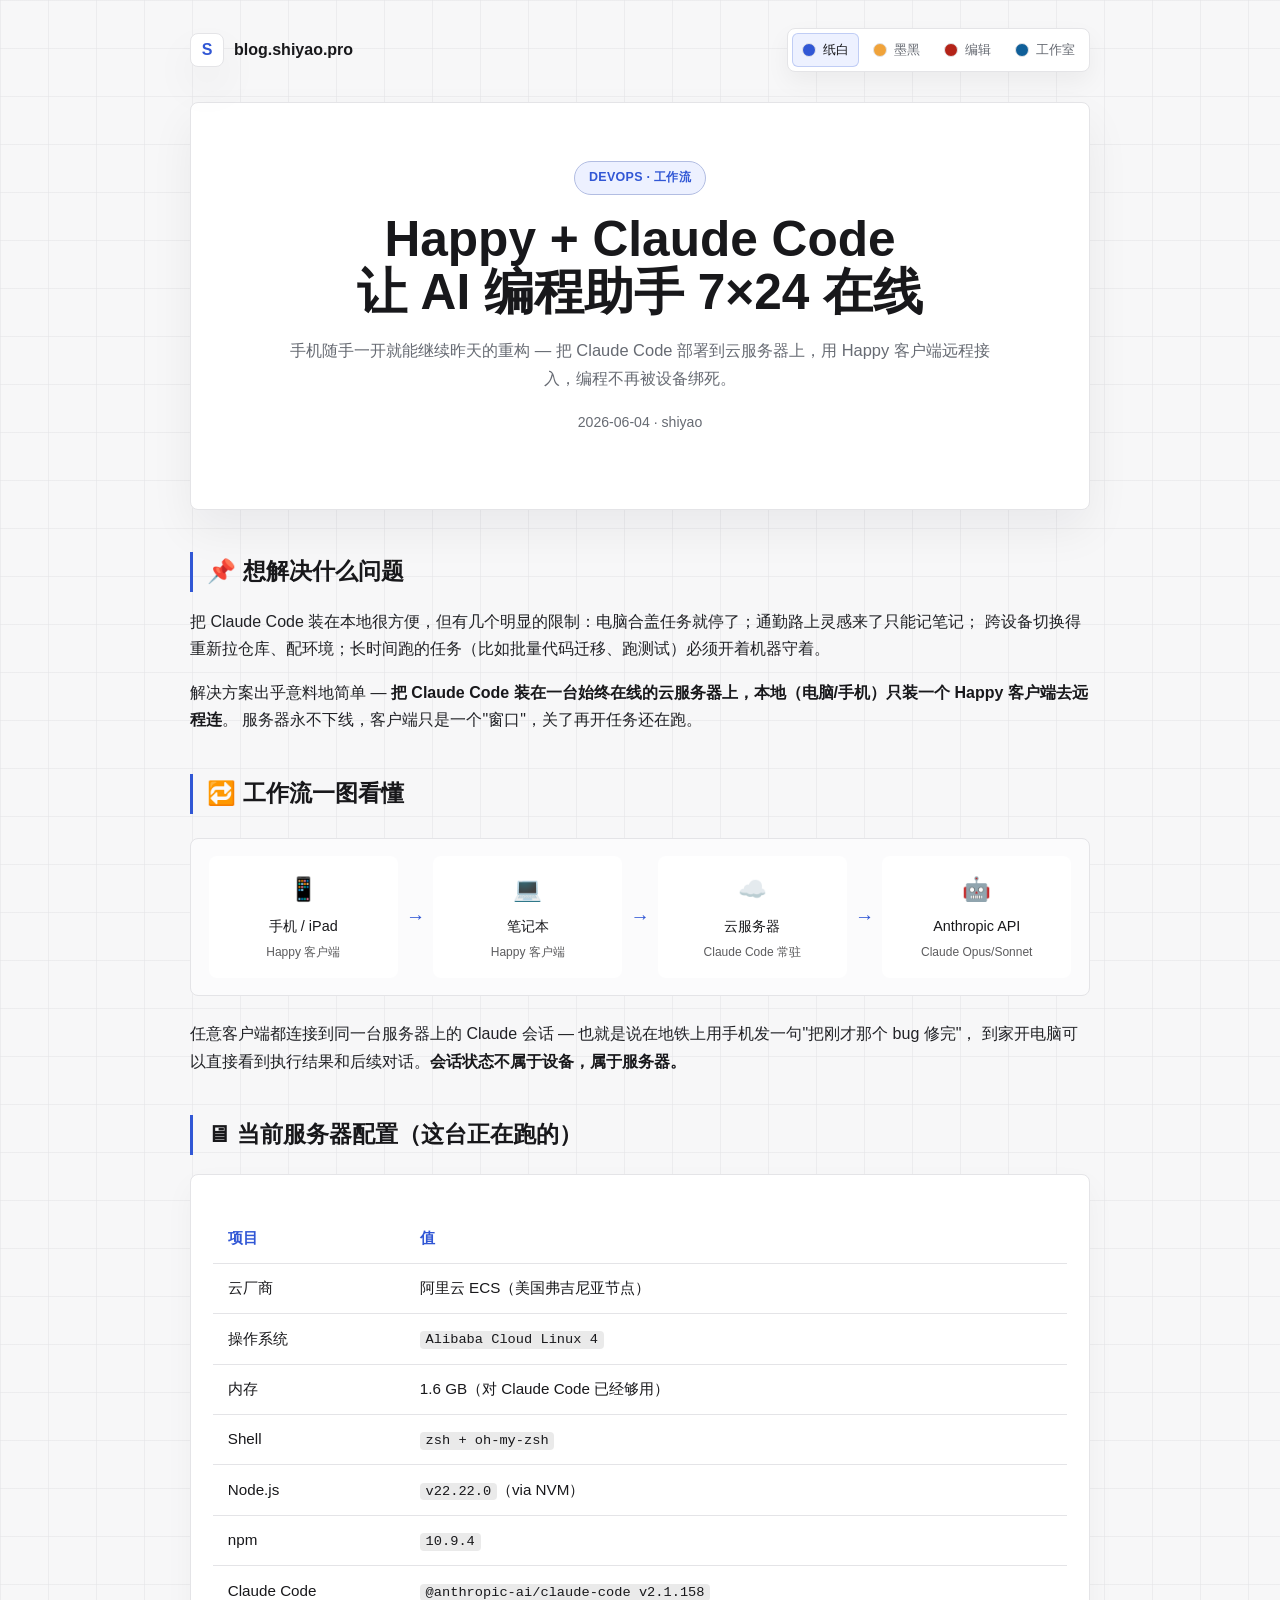
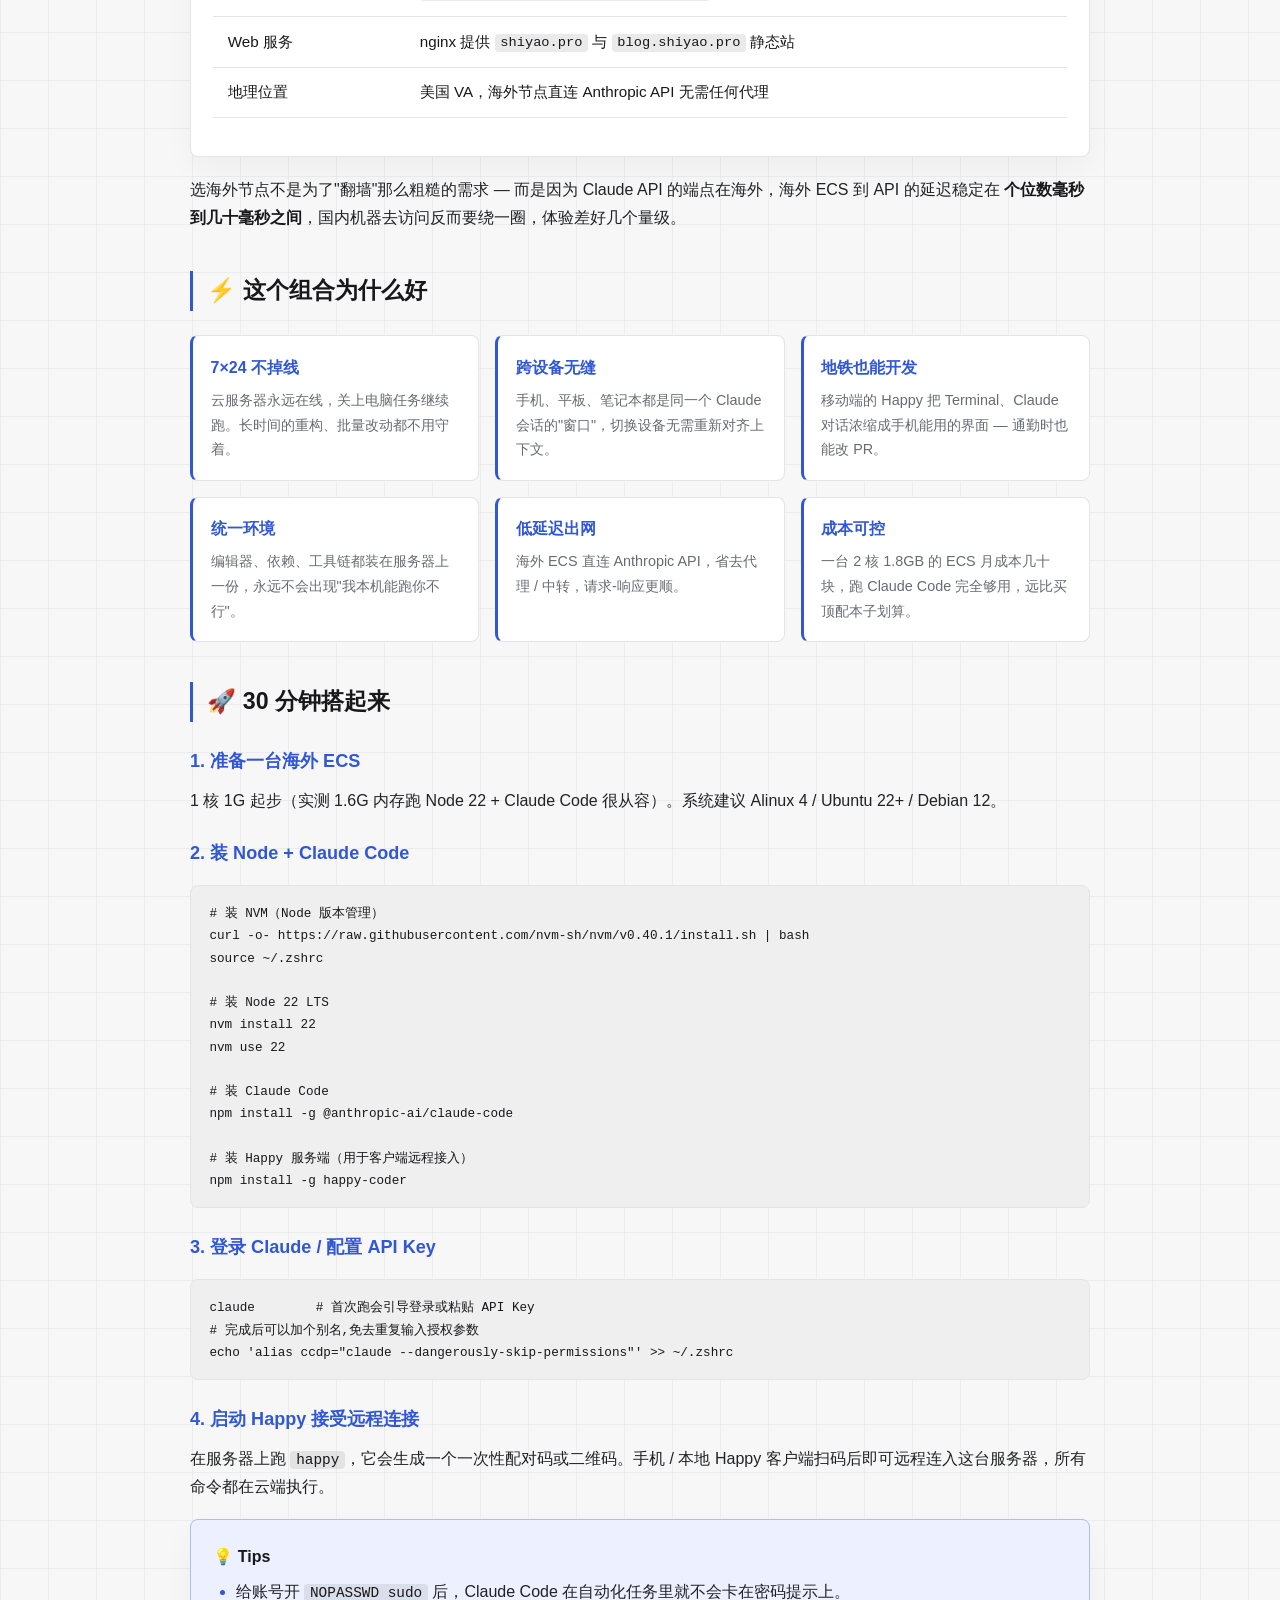
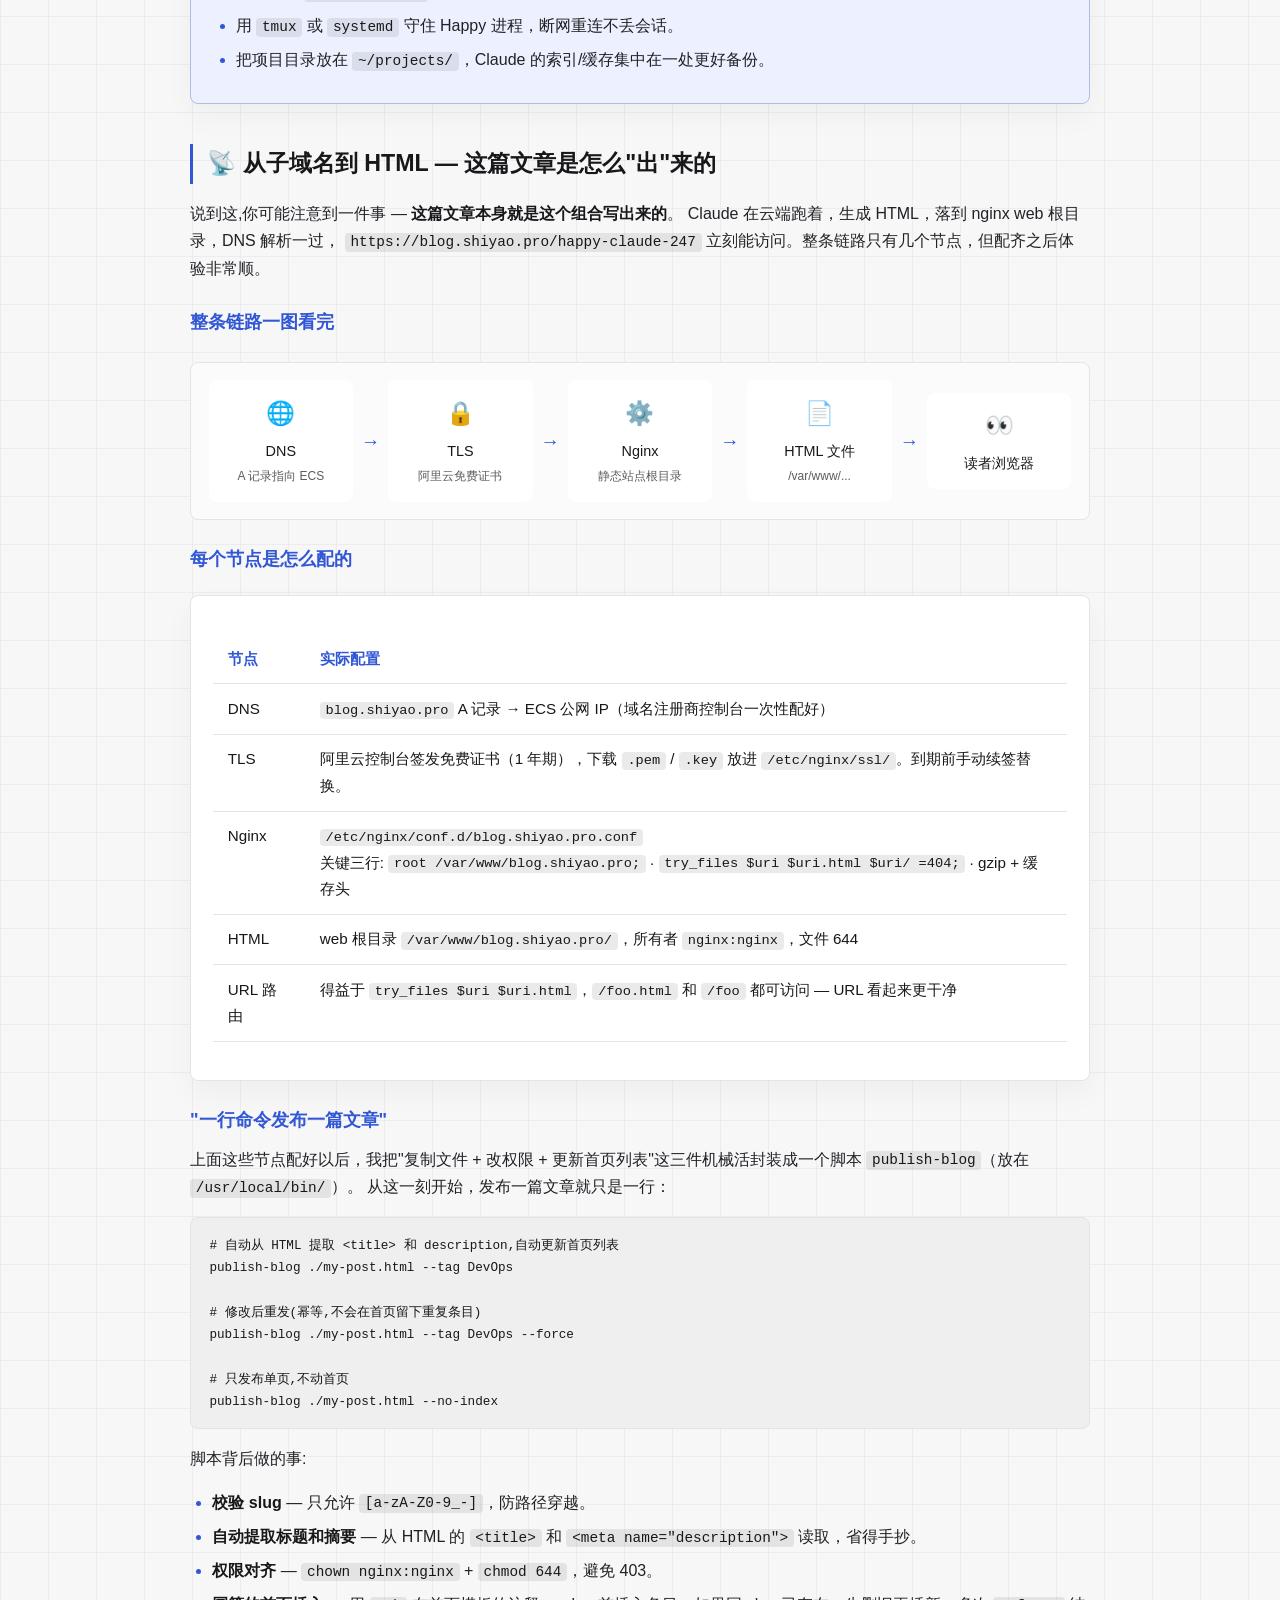
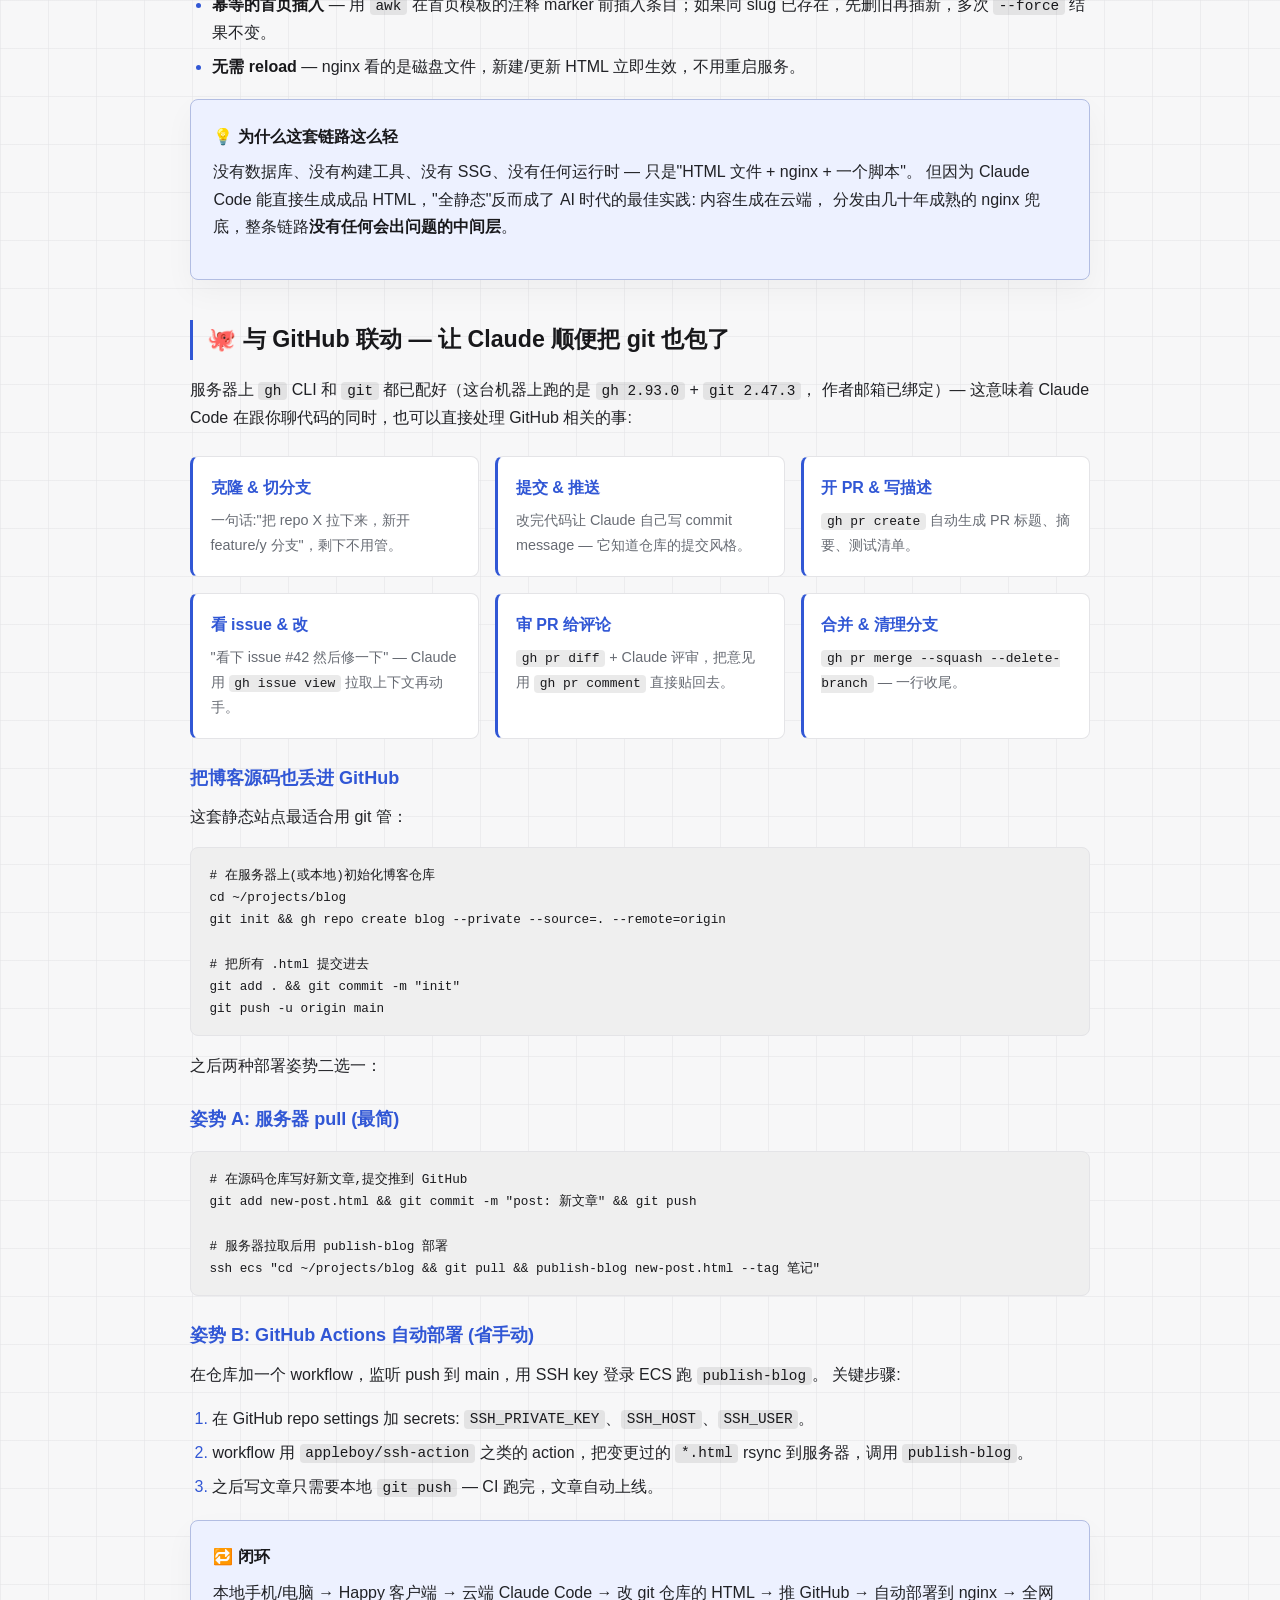
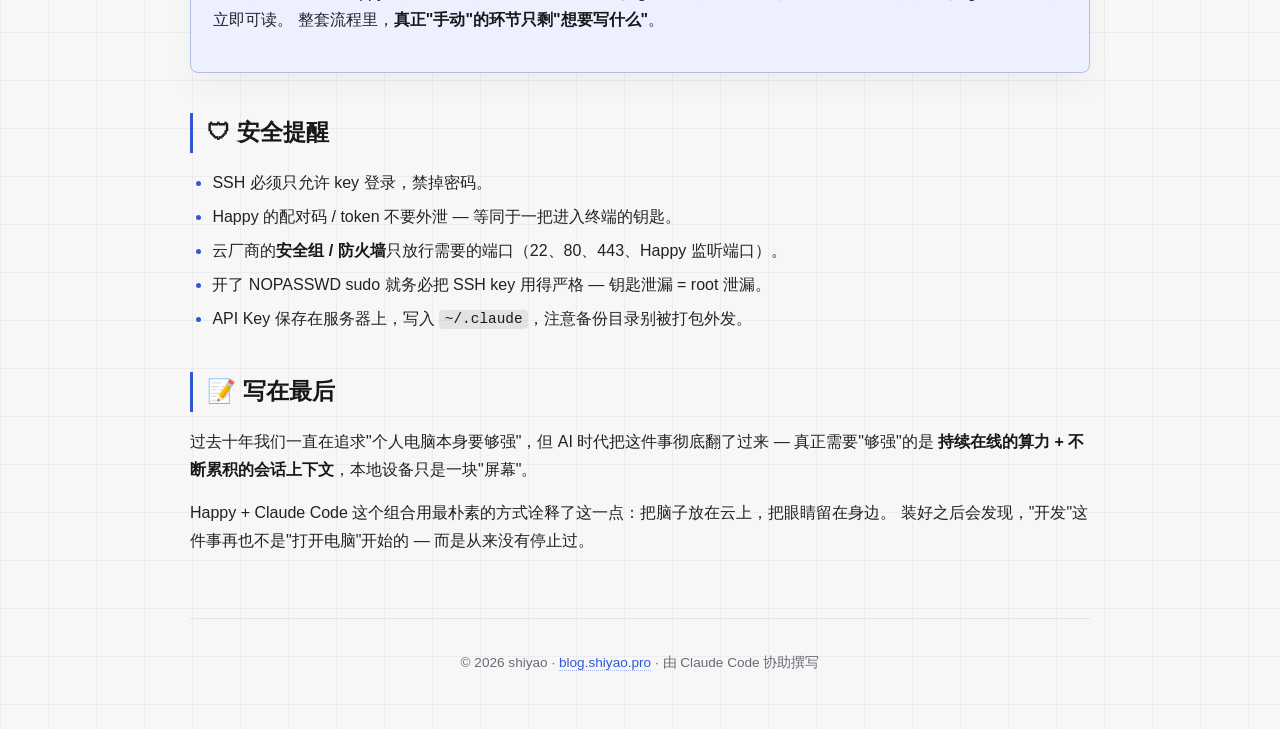
<file: happy-claude-247.html>
<!DOCTYPE html>
<html lang="zh-CN">
<head>
  <meta charset="UTF-8">
  <meta name="viewport" content="width=device-width, initial-scale=1.0">
  <title>Happy + Claude Code：让 AI 编程助手 7×24 在线 — blog.shiyao.pro</title>
  <meta name="description" content="用 Happy 客户端远程连接部署在云服务器上的 Claude Code，实现随时随地、永不掉线的 AI 编程工作流。">
  <script>
    (() => {
      try {
        const theme = localStorage.getItem("blog-shiyao-theme") || "paper";
        document.documentElement.dataset.theme = theme;
      } catch {
        document.documentElement.dataset.theme = "paper";
      }
    })();
  </script>
  <link rel="stylesheet" href="theme.css?v=20260604-theme">
</head>
<body class="article">
  <div class="container">

    <nav class="site-nav" aria-label="站点导航">
      <a class="site-brand" href="/">blog.shiyao.pro</a>
      <div class="theme-switcher" aria-label="主题切换">
        <button class="theme-button" type="button" data-theme-choice="paper" aria-pressed="true">
          <span class="swatch" style="--swatch: #3157d5"></span>纸白
        </button>
        <button class="theme-button" type="button" data-theme-choice="ink" aria-pressed="false">
          <span class="swatch" style="--swatch: #f0a33a"></span>墨黑
        </button>
        <button class="theme-button" type="button" data-theme-choice="signal" aria-pressed="false">
          <span class="swatch" style="--swatch: #b42318"></span>编辑
        </button>
        <button class="theme-button" type="button" data-theme-choice="studio" aria-pressed="false">
          <span class="swatch" style="--swatch: #0f5f99"></span>工作室
        </button>
      </div>
    </nav>

    <header>
      <span class="badge">DEVOPS · 工作流</span>
      <h1>Happy + Claude Code<br>让 AI 编程助手 7×24 在线</h1>
      <p class="subtitle">手机随手一开就能继续昨天的重构 — 把 Claude Code 部署到云服务器上，用 Happy 客户端远程接入，编程不再被设备绑死。</p>
      <p class="meta">2026-06-04 · shiyao</p>
    </header>

    <h2>📌 想解决什么问题</h2>
    <p>
      把 Claude Code 装在本地很方便，但有几个明显的限制：电脑合盖任务就停了；通勤路上灵感来了只能记笔记；
      跨设备切换得重新拉仓库、配环境；长时间跑的任务（比如批量代码迁移、跑测试）必须开着机器守着。
    </p>
    <p>
      解决方案出乎意料地简单 — <strong>把 Claude Code 装在一台始终在线的云服务器上，本地（电脑/手机）只装一个 Happy 客户端去远程连</strong>。
      服务器永不下线，客户端只是一个"窗口"，关了再开任务还在跑。
    </p>

    <h2>🔁 工作流一图看懂</h2>
    <div class="flow">
      <div class="flow-item"><span class="emoji">📱</span>手机 / iPad<br><small style="opacity:0.7">Happy 客户端</small></div>
      <div class="flow-arrow">→</div>
      <div class="flow-item"><span class="emoji">💻</span>笔记本<br><small style="opacity:0.7">Happy 客户端</small></div>
      <div class="flow-arrow">→</div>
      <div class="flow-item"><span class="emoji">☁️</span>云服务器<br><small style="opacity:0.7">Claude Code 常驻</small></div>
      <div class="flow-arrow">→</div>
      <div class="flow-item"><span class="emoji">🤖</span>Anthropic API<br><small style="opacity:0.7">Claude Opus/Sonnet</small></div>
    </div>
    <p>
      任意客户端都连接到同一台服务器上的 Claude 会话 — 也就是说在地铁上用手机发一句"把刚才那个 bug 修完"，
      到家开电脑可以直接看到执行结果和后续对话。<strong>会话状态不属于设备，属于服务器。</strong>
    </p>

    <h2>🖥 当前服务器配置（这台正在跑的）</h2>
    <div class="card">
      <table>
        <tr><th>项目</th><th>值</th></tr>
        <tr><td>云厂商</td><td>阿里云 ECS（美国弗吉尼亚节点）</td></tr>
        <tr><td>操作系统</td><td><code>Alibaba Cloud Linux 4</code></td></tr>
        <tr><td>内存</td><td>1.6 GB（对 Claude Code 已经够用）</td></tr>
        <tr><td>Shell</td><td><code>zsh + oh-my-zsh</code></td></tr>
        <tr><td>Node.js</td><td><code>v22.22.0</code>（via NVM）</td></tr>
        <tr><td>npm</td><td><code>10.9.4</code></td></tr>
        <tr><td>Claude Code</td><td><code>@anthropic-ai/claude-code v2.1.158</code></td></tr>
        <tr><td>Web 服务</td><td>nginx 提供 <code>shiyao.pro</code> 与 <code>blog.shiyao.pro</code> 静态站</td></tr>
        <tr><td>地理位置</td><td>美国 VA，海外节点直连 Anthropic API 无需任何代理</td></tr>
      </table>
    </div>

    <p>
      选海外节点不是为了"翻墙"那么粗糙的需求 — 而是因为 Claude API 的端点在海外，海外 ECS 到 API 的延迟稳定在
      <strong>个位数毫秒到几十毫秒之间</strong>，国内机器去访问反而要绕一圈，体验差好几个量级。
    </p>

    <h2>⚡ 这个组合为什么好</h2>
    <div class="feature-grid">
      <div class="feature">
        <h4>7×24 不掉线</h4>
        <p>云服务器永远在线，关上电脑任务继续跑。长时间的重构、批量改动都不用守着。</p>
      </div>
      <div class="feature">
        <h4>跨设备无缝</h4>
        <p>手机、平板、笔记本都是同一个 Claude 会话的"窗口"，切换设备无需重新对齐上下文。</p>
      </div>
      <div class="feature">
        <h4>地铁也能开发</h4>
        <p>移动端的 Happy 把 Terminal、Claude 对话浓缩成手机能用的界面 — 通勤时也能改 PR。</p>
      </div>
      <div class="feature">
        <h4>统一环境</h4>
        <p>编辑器、依赖、工具链都装在服务器上一份，永远不会出现"我本机能跑你不行"。</p>
      </div>
      <div class="feature">
        <h4>低延迟出网</h4>
        <p>海外 ECS 直连 Anthropic API，省去代理 / 中转，请求-响应更顺。</p>
      </div>
      <div class="feature">
        <h4>成本可控</h4>
        <p>一台 2 核 1.8GB 的 ECS 月成本几十块，跑 Claude Code 完全够用，远比买顶配本子划算。</p>
      </div>
    </div>

    <h2>🚀 30 分钟搭起来</h2>

    <h3>1. 准备一台海外 ECS</h3>
    <p>1 核 1G 起步（实测 1.6G 内存跑 Node 22 + Claude Code 很从容）。系统建议 Alinux 4 / Ubuntu 22+ / Debian 12。</p>

    <h3>2. 装 Node + Claude Code</h3>
<pre><code># 装 NVM（Node 版本管理）
curl -o- https://raw.githubusercontent.com/nvm-sh/nvm/v0.40.1/install.sh | bash
source ~/.zshrc

# 装 Node 22 LTS
nvm install 22
nvm use 22

# 装 Claude Code
npm install -g @anthropic-ai/claude-code

# 装 Happy 服务端（用于客户端远程接入）
npm install -g happy-coder</code></pre>

    <h3>3. 登录 Claude / 配置 API Key</h3>
<pre><code>claude        # 首次跑会引导登录或粘贴 API Key
# 完成后可以加个别名,免去重复输入授权参数
echo 'alias ccdp="claude --dangerously-skip-permissions"' &gt;&gt; ~/.zshrc</code></pre>

    <h3>4. 启动 Happy 接受远程连接</h3>
    <p>在服务器上跑 <code>happy</code>，它会生成一个一次性配对码或二维码。手机 / 本地 Happy 客户端扫码后即可远程连入这台服务器，所有命令都在云端执行。</p>

    <div class="card highlight">
      <strong>💡 Tips</strong>
      <ul style="margin-top: 0.5rem; margin-bottom: 0;">
        <li>给账号开 <code>NOPASSWD sudo</code> 后，Claude Code 在自动化任务里就不会卡在密码提示上。</li>
        <li>用 <code>tmux</code> 或 <code>systemd</code> 守住 Happy 进程，断网重连不丢会话。</li>
        <li>把项目目录放在 <code>~/projects/</code>，Claude 的索引/缓存集中在一处更好备份。</li>
      </ul>
    </div>

    <h2>📡 从子域名到 HTML — 这篇文章是怎么"出"来的</h2>
    <p>
      说到这,你可能注意到一件事 — <strong>这篇文章本身就是这个组合写出来的</strong>。
      Claude 在云端跑着，生成 HTML，落到 nginx web 根目录，DNS 解析一过，
      <code>https://blog.shiyao.pro/happy-claude-247</code> 立刻能访问。整条链路只有几个节点，但配齐之后体验非常顺。
    </p>

    <h3>整条链路一图看完</h3>
    <div class="flow">
      <div class="flow-item"><span class="emoji">🌐</span>DNS<br><small style="opacity:0.7">A 记录指向 ECS</small></div>
      <div class="flow-arrow">→</div>
      <div class="flow-item"><span class="emoji">🔒</span>TLS<br><small style="opacity:0.7">阿里云免费证书</small></div>
      <div class="flow-arrow">→</div>
      <div class="flow-item"><span class="emoji">⚙️</span>Nginx<br><small style="opacity:0.7">静态站点根目录</small></div>
      <div class="flow-arrow">→</div>
      <div class="flow-item"><span class="emoji">📄</span>HTML 文件<br><small style="opacity:0.7">/var/www/...</small></div>
      <div class="flow-arrow">→</div>
      <div class="flow-item"><span class="emoji">👀</span>读者浏览器</div>
    </div>

    <h3>每个节点是怎么配的</h3>
    <div class="card">
      <table>
        <tr><th>节点</th><th>实际配置</th></tr>
        <tr>
          <td>DNS</td>
          <td><code>blog.shiyao.pro</code> A 记录 → ECS 公网 IP（域名注册商控制台一次性配好）</td>
        </tr>
        <tr>
          <td>TLS</td>
          <td>阿里云控制台签发免费证书（1 年期），下载 <code>.pem</code> / <code>.key</code> 放进 <code>/etc/nginx/ssl/</code>。到期前手动续签替换。</td>
        </tr>
        <tr>
          <td>Nginx</td>
          <td>
            <code>/etc/nginx/conf.d/blog.shiyao.pro.conf</code><br>
            关键三行: <code>root /var/www/blog.shiyao.pro;</code> · <code>try_files $uri $uri.html $uri/ =404;</code> · gzip + 缓存头
          </td>
        </tr>
        <tr>
          <td>HTML</td>
          <td>web 根目录 <code>/var/www/blog.shiyao.pro/</code>，所有者 <code>nginx:nginx</code>，文件 644</td>
        </tr>
        <tr>
          <td>URL 路由</td>
          <td>得益于 <code>try_files $uri $uri.html</code>，<code>/foo.html</code> 和 <code>/foo</code> 都可访问 — URL 看起来更干净</td>
        </tr>
      </table>
    </div>

    <h3>"一行命令发布一篇文章"</h3>
    <p>
      上面这些节点配好以后，我把"复制文件 + 改权限 + 更新首页列表"这三件机械活封装成一个脚本
      <code>publish-blog</code>（放在 <code>/usr/local/bin/</code>）。
      从这一刻开始，发布一篇文章就只是一行：
    </p>

<pre><code># 自动从 HTML 提取 &lt;title&gt; 和 description,自动更新首页列表
publish-blog ./my-post.html --tag DevOps

# 修改后重发(幂等,不会在首页留下重复条目)
publish-blog ./my-post.html --tag DevOps --force

# 只发布单页,不动首页
publish-blog ./my-post.html --no-index</code></pre>

    <p>脚本背后做的事:</p>
    <ul>
      <li><strong>校验 slug</strong> — 只允许 <code>[a-zA-Z0-9_-]</code>，防路径穿越。</li>
      <li><strong>自动提取标题和摘要</strong> — 从 HTML 的 <code>&lt;title&gt;</code> 和 <code>&lt;meta name="description"&gt;</code> 读取，省得手抄。</li>
      <li><strong>权限对齐</strong> — <code>chown nginx:nginx</code> + <code>chmod 644</code>，避免 403。</li>
      <li><strong>幂等的首页插入</strong> — 用 <code>awk</code> 在首页模板的注释 marker 前插入条目；如果同 slug 已存在，先删旧再插新，多次 <code>--force</code> 结果不变。</li>
      <li><strong>无需 reload</strong> — nginx 看的是磁盘文件，新建/更新 HTML 立即生效，不用重启服务。</li>
    </ul>

    <div class="card highlight">
      <strong>💡 为什么这套链路这么轻</strong>
      <p style="margin-top: 0.5rem;">
        没有数据库、没有构建工具、没有 SSG、没有任何运行时 — 只是"HTML 文件 + nginx + 一个脚本"。
        但因为 Claude Code 能直接生成成品 HTML，"全静态"反而成了 AI 时代的最佳实践: 内容生成在云端，
        分发由几十年成熟的 nginx 兜底，整条链路<strong>没有任何会出问题的中间层</strong>。
      </p>
    </div>

    <h2>🐙 与 GitHub 联动 — 让 Claude 顺便把 git 也包了</h2>
    <p>
      服务器上 <code>gh</code> CLI 和 <code>git</code> 都已配好（这台机器上跑的是 <code>gh 2.93.0</code> + <code>git 2.47.3</code>，
      作者邮箱已绑定）— 这意味着 Claude Code 在跟你聊代码的同时，也可以直接处理 GitHub 相关的事:
    </p>

    <div class="feature-grid">
      <div class="feature">
        <h4>克隆 & 切分支</h4>
        <p>一句话:"把 repo X 拉下来，新开 feature/y 分支"，剩下不用管。</p>
      </div>
      <div class="feature">
        <h4>提交 & 推送</h4>
        <p>改完代码让 Claude 自己写 commit message — 它知道仓库的提交风格。</p>
      </div>
      <div class="feature">
        <h4>开 PR & 写描述</h4>
        <p><code>gh pr create</code> 自动生成 PR 标题、摘要、测试清单。</p>
      </div>
      <div class="feature">
        <h4>看 issue & 改</h4>
        <p>"看下 issue #42 然后修一下" — Claude 用 <code>gh issue view</code> 拉取上下文再动手。</p>
      </div>
      <div class="feature">
        <h4>审 PR 给评论</h4>
        <p><code>gh pr diff</code> + Claude 评审，把意见用 <code>gh pr comment</code> 直接贴回去。</p>
      </div>
      <div class="feature">
        <h4>合并 & 清理分支</h4>
        <p><code>gh pr merge --squash --delete-branch</code> — 一行收尾。</p>
      </div>
    </div>

    <h3>把博客源码也丢进 GitHub</h3>
    <p>这套静态站点最适合用 git 管：</p>
<pre><code># 在服务器上(或本地)初始化博客仓库
cd ~/projects/blog
git init &amp;&amp; gh repo create blog --private --source=. --remote=origin

# 把所有 .html 提交进去
git add . &amp;&amp; git commit -m "init"
git push -u origin main</code></pre>

    <p>之后两种部署姿势二选一：</p>

    <h3>姿势 A: 服务器 pull (最简)</h3>
<pre><code># 在源码仓库写好新文章,提交推到 GitHub
git add new-post.html &amp;&amp; git commit -m "post: 新文章" &amp;&amp; git push

# 服务器拉取后用 publish-blog 部署
ssh ecs "cd ~/projects/blog &amp;&amp; git pull &amp;&amp; publish-blog new-post.html --tag 笔记"</code></pre>

    <h3>姿势 B: GitHub Actions 自动部署 (省手动)</h3>
    <p>
      在仓库加一个 workflow，监听 push 到 main，用 SSH key 登录 ECS 跑 <code>publish-blog</code>。
      关键步骤:
    </p>
    <ol>
      <li>在 GitHub repo settings 加 secrets: <code>SSH_PRIVATE_KEY</code>、<code>SSH_HOST</code>、<code>SSH_USER</code>。</li>
      <li>workflow 用 <code>appleboy/ssh-action</code> 之类的 action，把变更过的 <code>*.html</code> rsync 到服务器，调用 <code>publish-blog</code>。</li>
      <li>之后写文章只需要本地 <code>git push</code> — CI 跑完，文章自动上线。</li>
    </ol>

    <div class="card highlight">
      <strong>🔁 闭环</strong>
      <p style="margin-top: 0.5rem;">
        本地手机/电脑 → Happy 客户端 → 云端 Claude Code → 改 git 仓库的 HTML → 推 GitHub → 自动部署到 nginx → 全网立即可读。
        整套流程里，<strong>真正"手动"的环节只剩"想要写什么"</strong>。
      </p>
    </div>

    <h2>🛡 安全提醒</h2>
    <ul>
      <li>SSH 必须只允许 key 登录，禁掉密码。</li>
      <li>Happy 的配对码 / token 不要外泄 — 等同于一把进入终端的钥匙。</li>
      <li>云厂商的<strong>安全组 / 防火墙</strong>只放行需要的端口（22、80、443、Happy 监听端口）。</li>
      <li>开了 NOPASSWD sudo 就务必把 SSH key 用得严格 — 钥匙泄漏 = root 泄漏。</li>
      <li>API Key 保存在服务器上，写入 <code>~/.claude</code>，注意备份目录别被打包外发。</li>
    </ul>

    <h2>📝 写在最后</h2>
    <p>
      过去十年我们一直在追求"个人电脑本身要够强"，但 AI 时代把这件事彻底翻了过来 — 真正需要"够强"的是
      <strong>持续在线的算力 + 不断累积的会话上下文</strong>，本地设备只是一块"屏幕"。
    </p>
    <p>
      Happy + Claude Code 这个组合用最朴素的方式诠释了这一点：把脑子放在云上，把眼睛留在身边。
      装好之后会发现，"开发"这件事再也不是"打开电脑"开始的 — 而是从来没有停止过。
    </p>

    <footer>
      <p>© 2026 shiyao · <a href="https://blog.shiyao.pro">blog.shiyao.pro</a> · 由 Claude Code 协助撰写</p>
    </footer>

  </div>
  <script>
    (() => {
      const storageKey = "blog-shiyao-theme";
      const themes = new Set(["paper", "ink", "signal", "studio"]);
      const buttons = [...document.querySelectorAll("[data-theme-choice]")];
      const setTheme = (theme) => {
        const nextTheme = themes.has(theme) ? theme : "paper";
        document.documentElement.dataset.theme = nextTheme;
        try {
          localStorage.setItem(storageKey, nextTheme);
        } catch {}
        buttons.forEach((button) => {
          button.setAttribute("aria-pressed", String(button.dataset.themeChoice === nextTheme));
        });
      };

      let initialTheme = "paper";
      try {
        initialTheme = localStorage.getItem(storageKey) || "paper";
      } catch {}
      setTheme(initialTheme);
      buttons.forEach((button) => {
        button.addEventListener("click", () => setTheme(button.dataset.themeChoice));
      });
    })();
  </script>
</body>
</html>
</file>
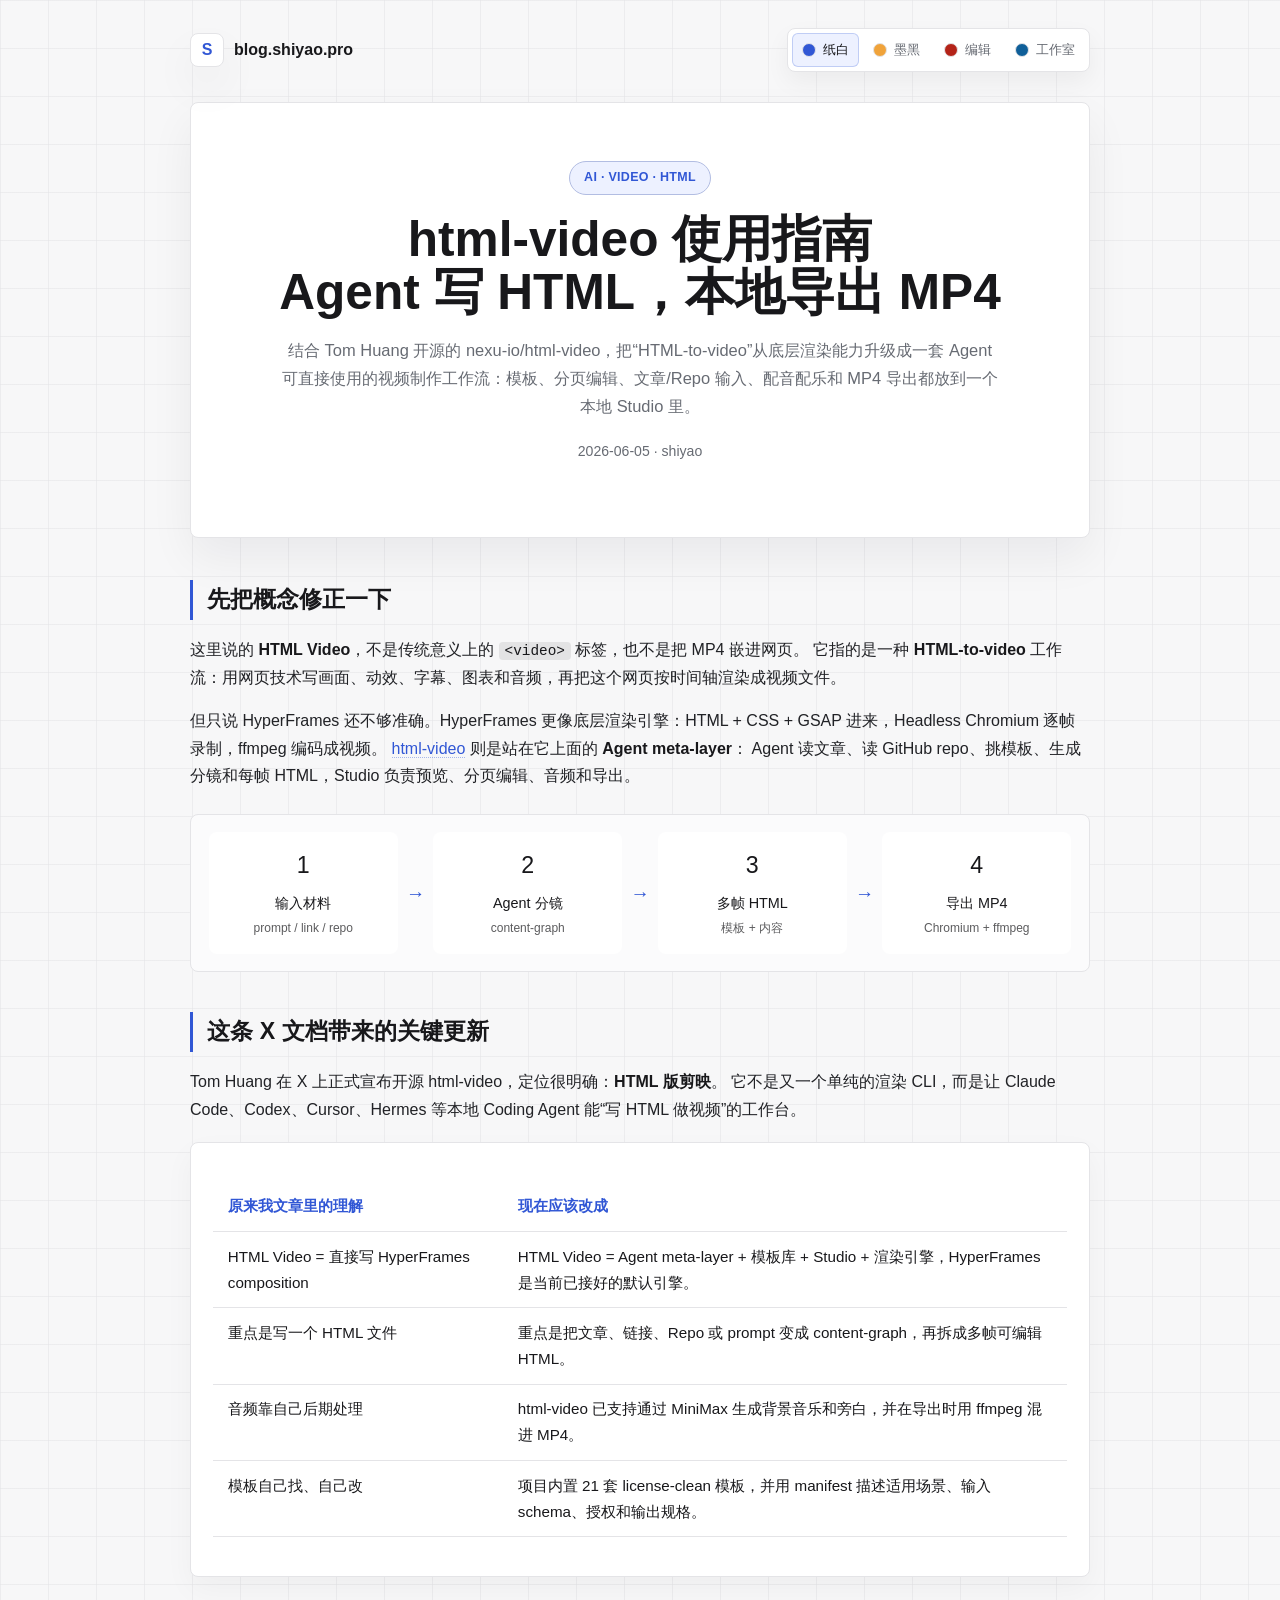
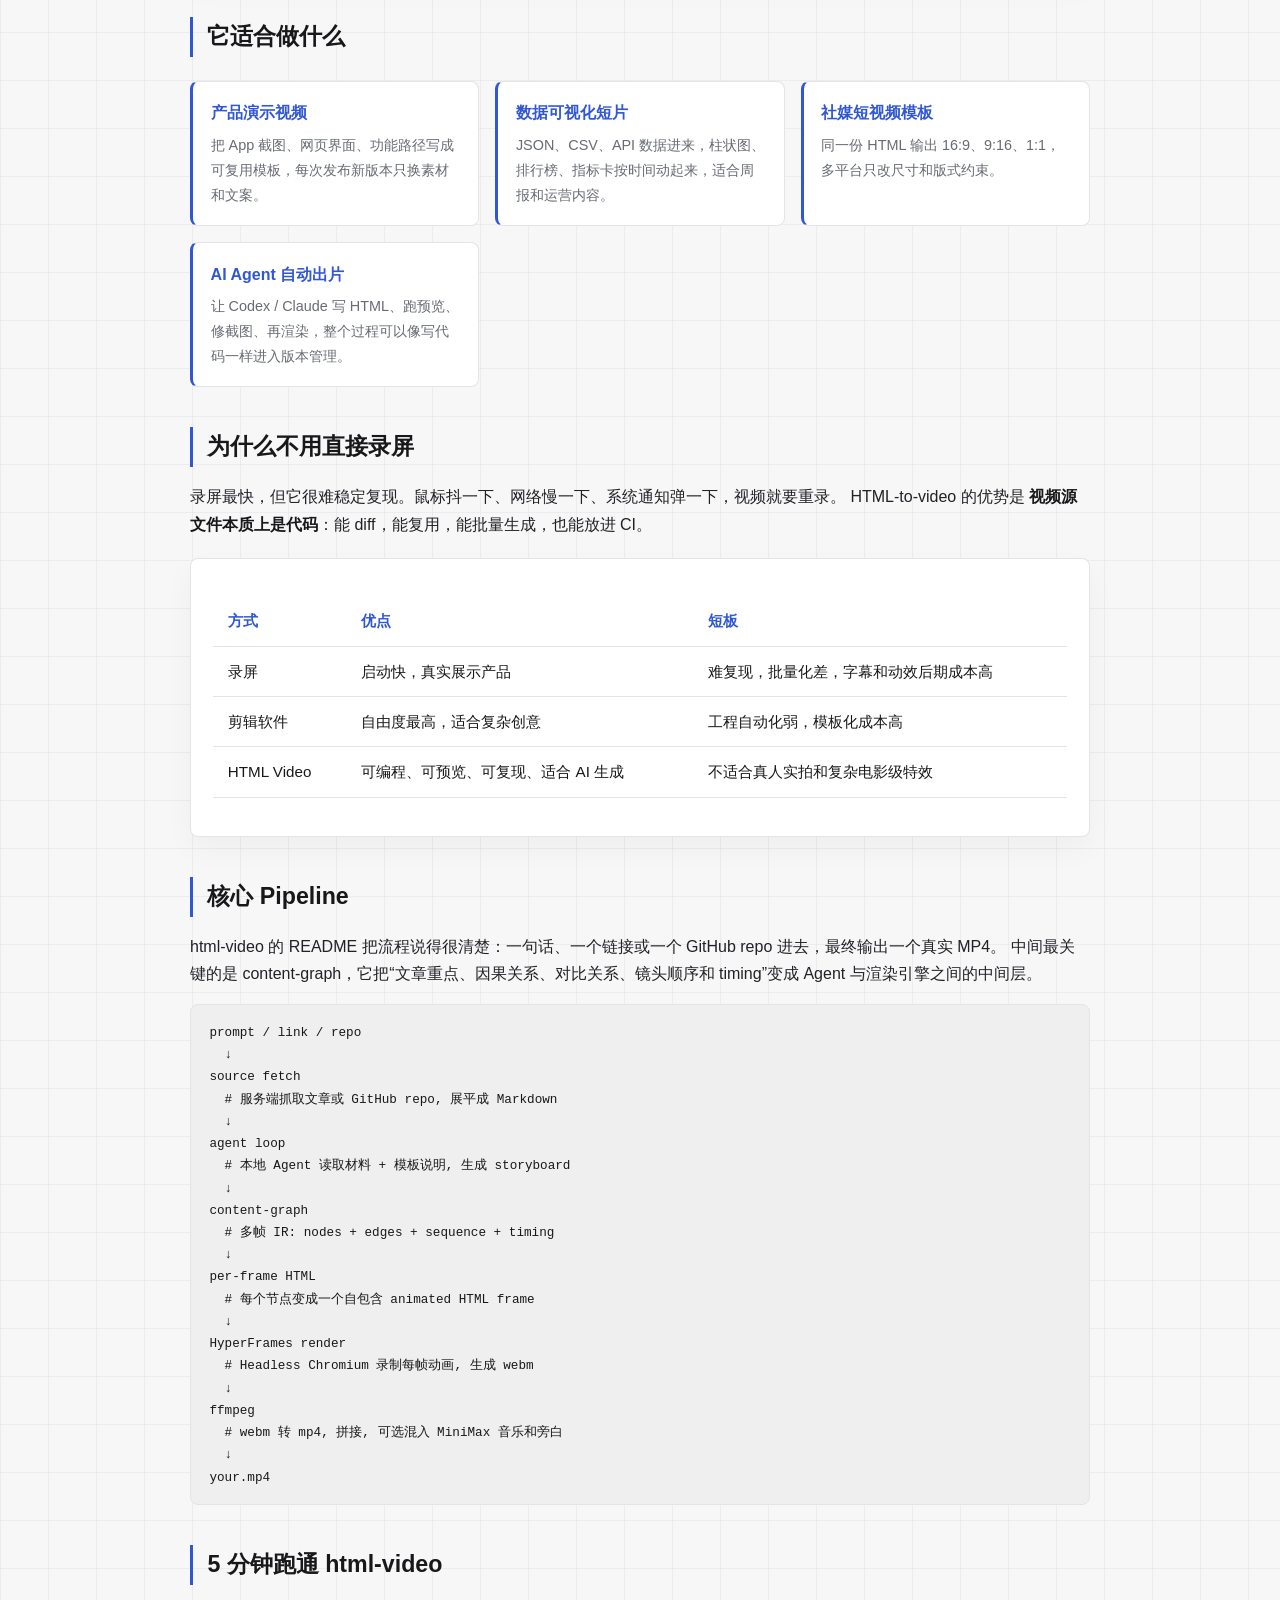
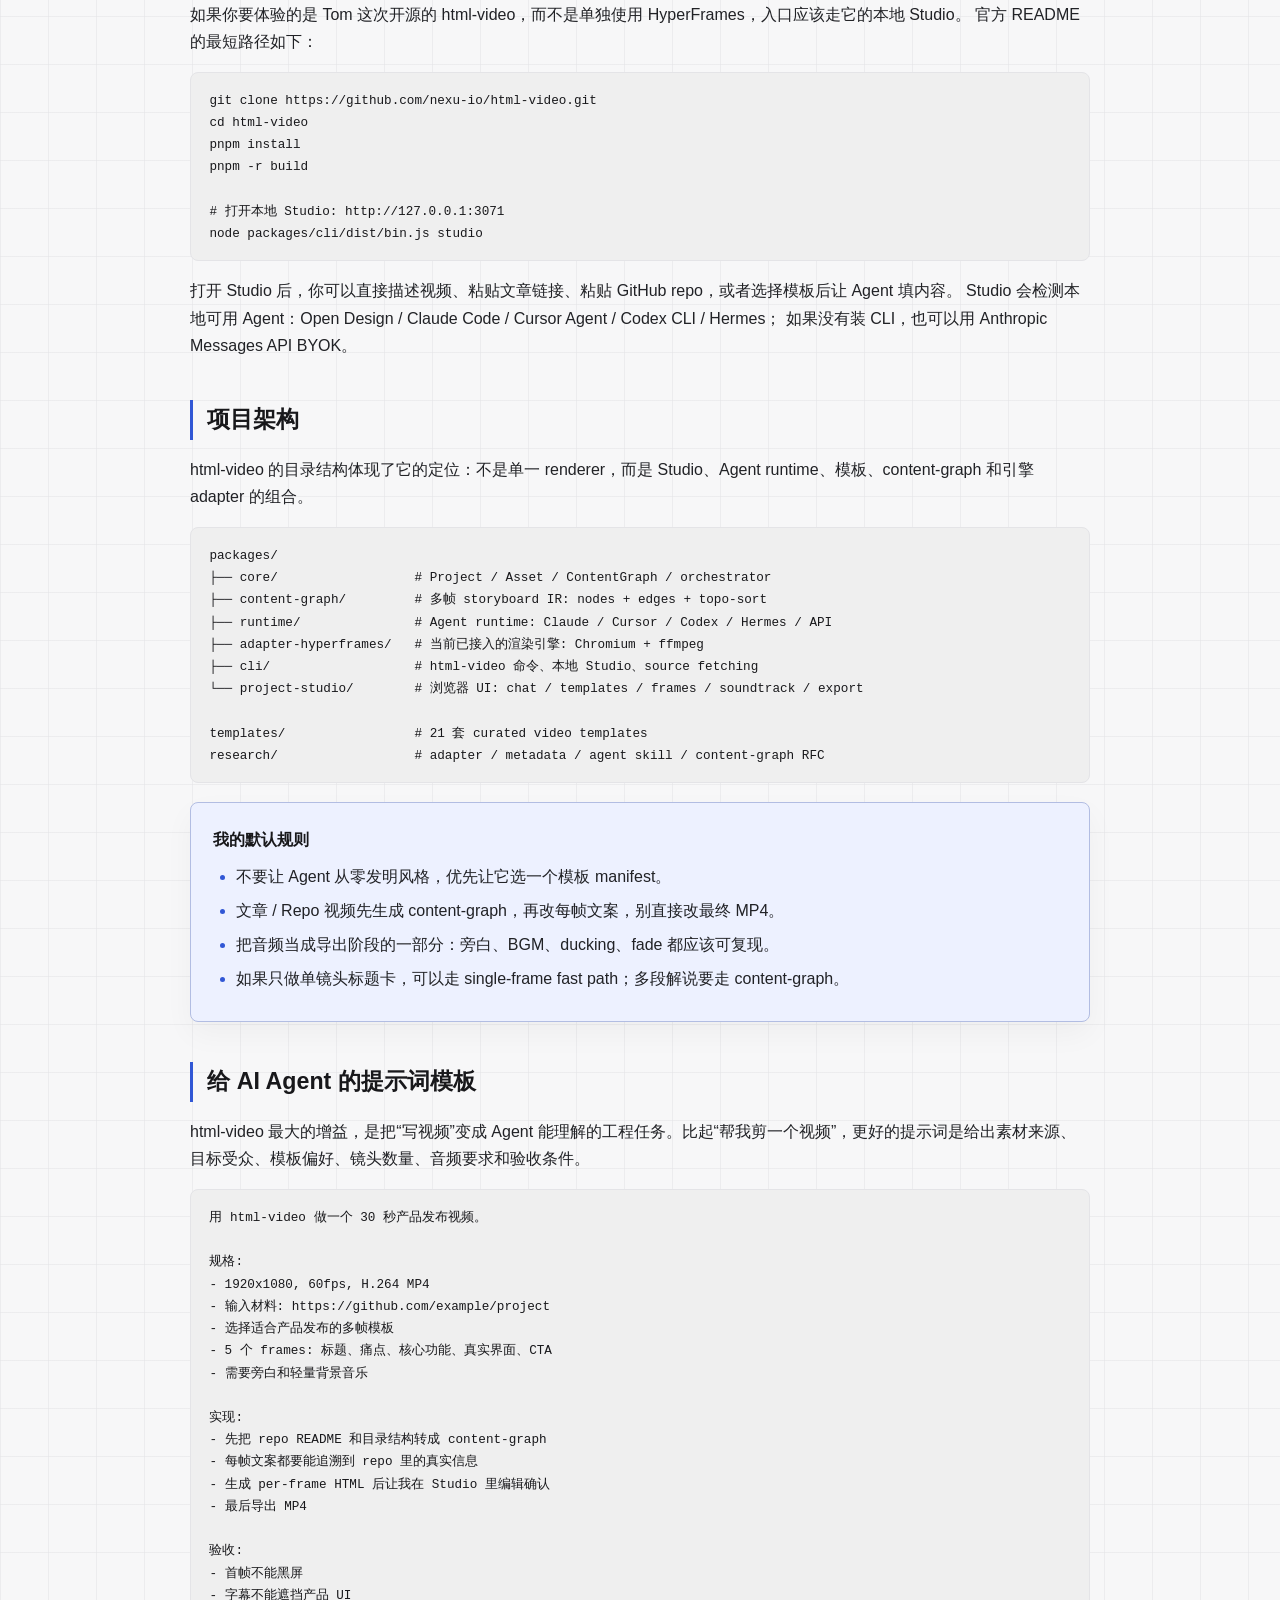
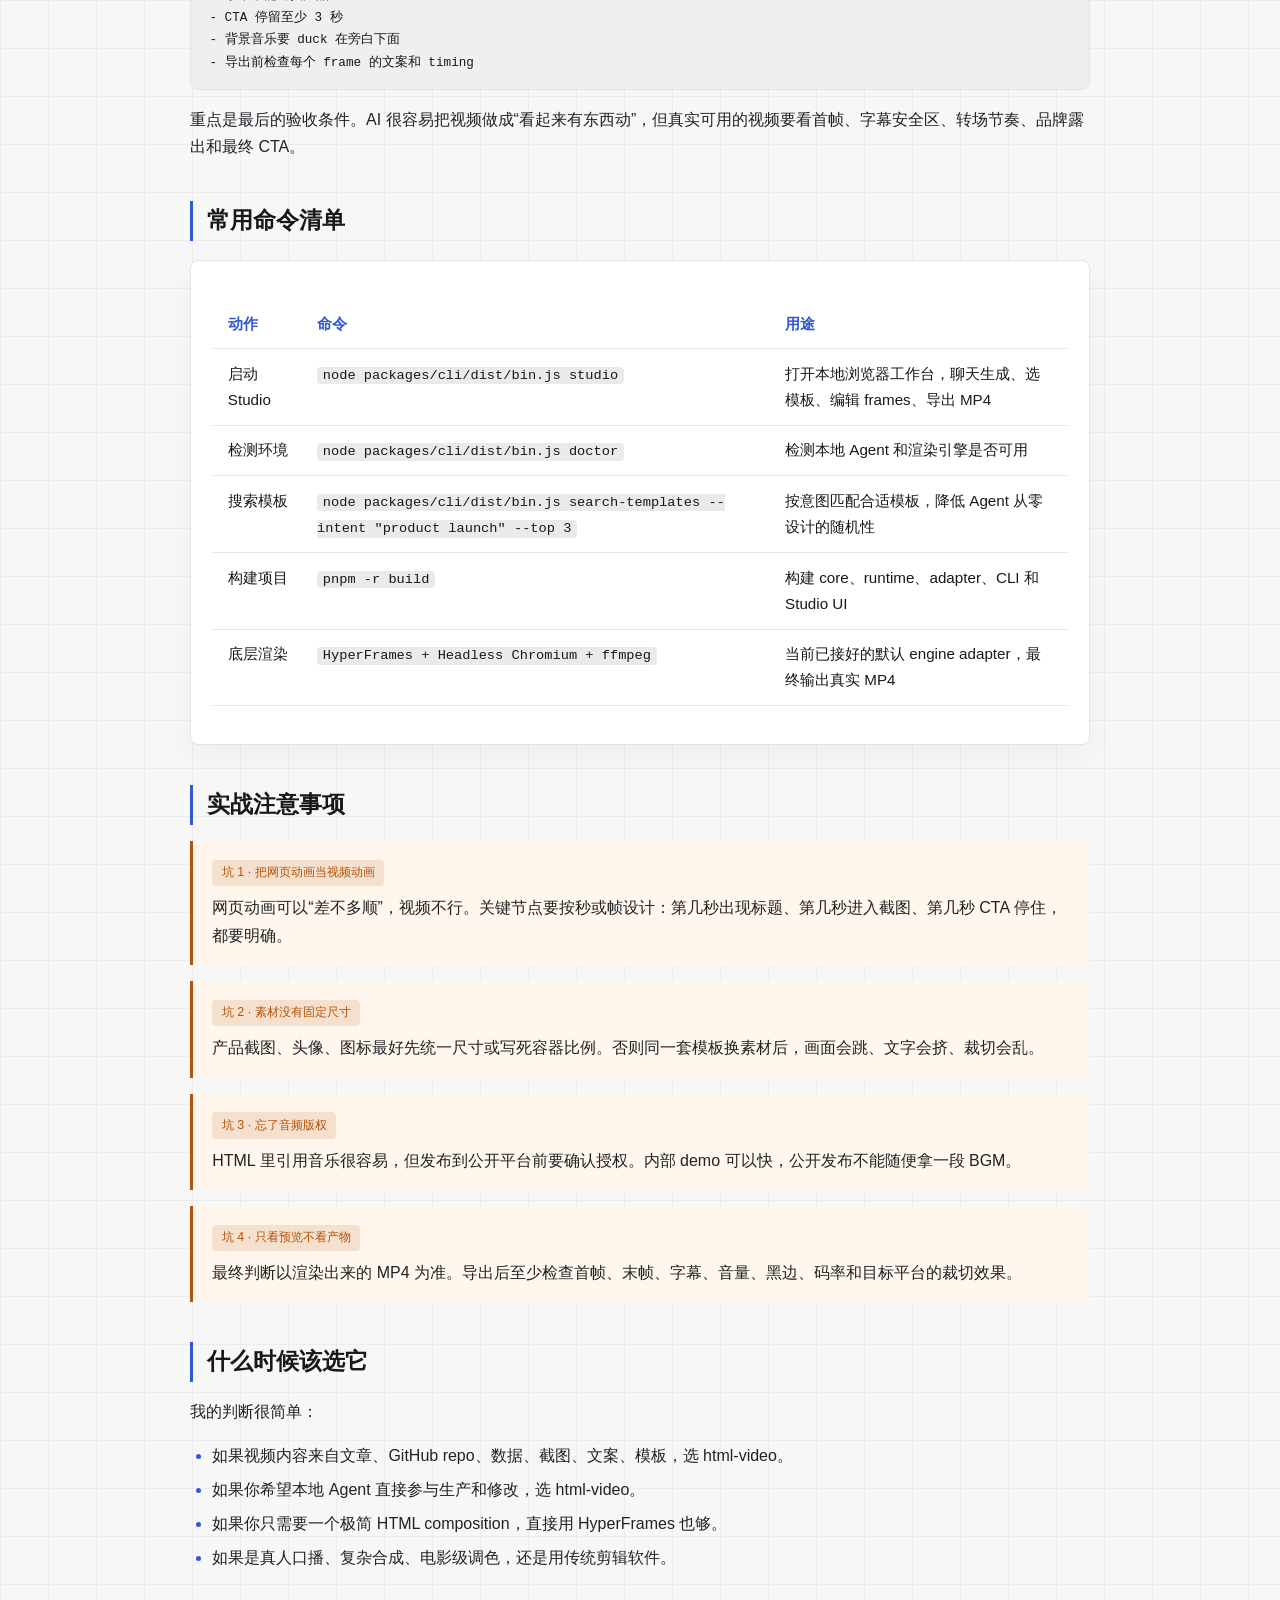
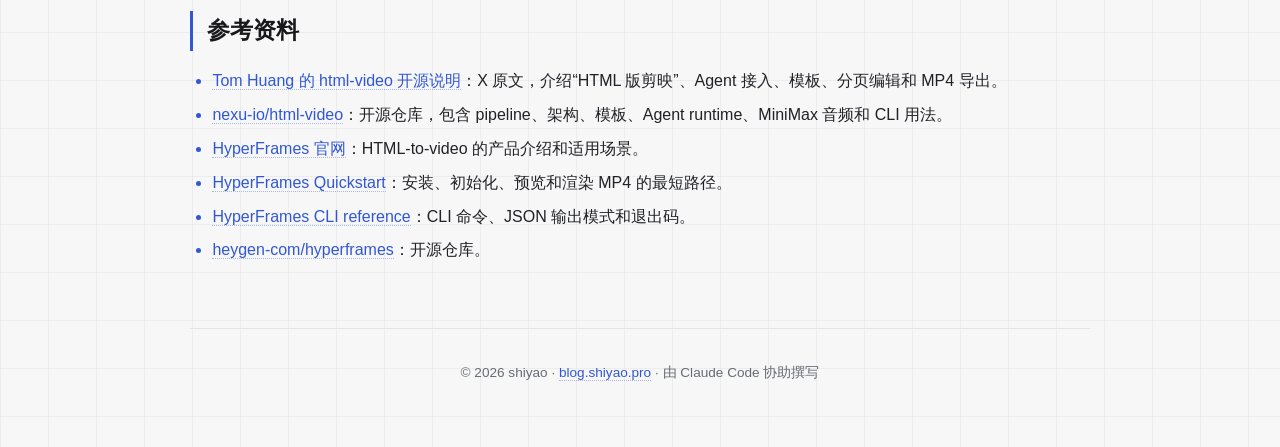
<file: html-video-guide.html>
<!DOCTYPE html>
<html lang="zh-CN">
<head>
  <meta charset="UTF-8">
  <meta name="viewport" content="width=device-width, initial-scale=1.0">
  <title>html-video 使用指南：Agent 写 HTML，本地导出 MP4 — blog.shiyao.pro</title>
  <meta name="description" content="结合 nexu-io/html-video 开源项目重写 HTML Video 工作流：Agent 读取链接或仓库，生成 content-graph 和多帧 HTML，HyperFrames 渲染，ffmpeg 导出 MP4，可选 MiniMax 配音配乐。">
  <script>
    (() => {
      try {
        const theme = localStorage.getItem("blog-shiyao-theme") || "paper";
        document.documentElement.dataset.theme = theme;
      } catch {
        document.documentElement.dataset.theme = "paper";
      }
    })();
  </script>
  <link rel="stylesheet" href="theme.css?v=20260604-theme">
</head>
<body class="article">
  <div class="container">

    <nav class="site-nav" aria-label="站点导航">
      <a class="site-brand" href="/">blog.shiyao.pro</a>
      <div class="theme-switcher" aria-label="主题切换">
        <button class="theme-button" type="button" data-theme-choice="paper" aria-pressed="true">
          <span class="swatch" style="--swatch: #3157d5"></span>纸白
        </button>
        <button class="theme-button" type="button" data-theme-choice="ink" aria-pressed="false">
          <span class="swatch" style="--swatch: #f0a33a"></span>墨黑
        </button>
        <button class="theme-button" type="button" data-theme-choice="signal" aria-pressed="false">
          <span class="swatch" style="--swatch: #b42318"></span>编辑
        </button>
        <button class="theme-button" type="button" data-theme-choice="studio" aria-pressed="false">
          <span class="swatch" style="--swatch: #0f5f99"></span>工作室
        </button>
      </div>
    </nav>

    <header>
      <span class="badge">AI · VIDEO · HTML</span>
      <h1>html-video 使用指南<br>Agent 写 HTML，本地导出 MP4</h1>
      <p class="subtitle">结合 Tom Huang 开源的 nexu-io/html-video，把“HTML-to-video”从底层渲染能力升级成一套 Agent 可直接使用的视频制作工作流：模板、分页编辑、文章/Repo 输入、配音配乐和 MP4 导出都放到一个本地 Studio 里。</p>
      <p class="meta">2026-06-05 · shiyao</p>
    </header>

    <h2>先把概念修正一下</h2>
    <p>
      这里说的 <strong>HTML Video</strong>，不是传统意义上的 <code>&lt;video&gt;</code> 标签，也不是把 MP4 嵌进网页。
      它指的是一种 <strong>HTML-to-video</strong> 工作流：用网页技术写画面、动效、字幕、图表和音频，再把这个网页按时间轴渲染成视频文件。
    </p>
    <p>
      但只说 HyperFrames 还不够准确。HyperFrames 更像底层渲染引擎：HTML + CSS + GSAP 进来，Headless Chromium 逐帧录制，ffmpeg 编码成视频。
      <a href="https://github.com/nexu-io/html-video">html-video</a> 则是站在它上面的 <strong>Agent meta-layer</strong>：
      Agent 读文章、读 GitHub repo、挑模板、生成分镜和每帧 HTML，Studio 负责预览、分页编辑、音频和导出。
    </p>

    <div class="flow">
      <div class="flow-item"><span class="emoji">1</span>输入材料<br><small style="opacity:0.7">prompt / link / repo</small></div>
      <div class="flow-arrow">→</div>
      <div class="flow-item"><span class="emoji">2</span>Agent 分镜<br><small style="opacity:0.7">content-graph</small></div>
      <div class="flow-arrow">→</div>
      <div class="flow-item"><span class="emoji">3</span>多帧 HTML<br><small style="opacity:0.7">模板 + 内容</small></div>
      <div class="flow-arrow">→</div>
      <div class="flow-item"><span class="emoji">4</span>导出 MP4<br><small style="opacity:0.7">Chromium + ffmpeg</small></div>
    </div>

    <h2>这条 X 文档带来的关键更新</h2>
    <p>
      Tom Huang 在 X 上正式宣布开源 html-video，定位很明确：<strong>HTML 版剪映</strong>。
      它不是又一个单纯的渲染 CLI，而是让 Claude Code、Codex、Cursor、Hermes 等本地 Coding Agent 能“写 HTML 做视频”的工作台。
    </p>
    <div class="card">
      <table>
        <tr><th>原来我文章里的理解</th><th>现在应该改成</th></tr>
        <tr>
          <td>HTML Video = 直接写 HyperFrames composition</td>
          <td>HTML Video = Agent meta-layer + 模板库 + Studio + 渲染引擎，HyperFrames 是当前已接好的默认引擎。</td>
        </tr>
        <tr>
          <td>重点是写一个 HTML 文件</td>
          <td>重点是把文章、链接、Repo 或 prompt 变成 content-graph，再拆成多帧可编辑 HTML。</td>
        </tr>
        <tr>
          <td>音频靠自己后期处理</td>
          <td>html-video 已支持通过 MiniMax 生成背景音乐和旁白，并在导出时用 ffmpeg 混进 MP4。</td>
        </tr>
        <tr>
          <td>模板自己找、自己改</td>
          <td>项目内置 21 套 license-clean 模板，并用 manifest 描述适用场景、输入 schema、授权和输出规格。</td>
        </tr>
      </table>
    </div>

    <h2>它适合做什么</h2>
    <div class="feature-grid">
      <div class="feature">
        <h4>产品演示视频</h4>
        <p>把 App 截图、网页界面、功能路径写成可复用模板，每次发布新版本只换素材和文案。</p>
      </div>
      <div class="feature">
        <h4>数据可视化短片</h4>
        <p>JSON、CSV、API 数据进来，柱状图、排行榜、指标卡按时间动起来，适合周报和运营内容。</p>
      </div>
      <div class="feature">
        <h4>社媒短视频模板</h4>
        <p>同一份 HTML 输出 16:9、9:16、1:1，多平台只改尺寸和版式约束。</p>
      </div>
      <div class="feature">
        <h4>AI Agent 自动出片</h4>
        <p>让 Codex / Claude 写 HTML、跑预览、修截图、再渲染，整个过程可以像写代码一样进入版本管理。</p>
      </div>
    </div>

    <h2>为什么不用直接录屏</h2>
    <p>
      录屏最快，但它很难稳定复现。鼠标抖一下、网络慢一下、系统通知弹一下，视频就要重录。
      HTML-to-video 的优势是 <strong>视频源文件本质上是代码</strong>：能 diff，能复用，能批量生成，也能放进 CI。
    </p>
    <div class="card">
      <table>
        <tr><th>方式</th><th>优点</th><th>短板</th></tr>
        <tr>
          <td>录屏</td>
          <td>启动快，真实展示产品</td>
          <td>难复现，批量化差，字幕和动效后期成本高</td>
        </tr>
        <tr>
          <td>剪辑软件</td>
          <td>自由度最高，适合复杂创意</td>
          <td>工程自动化弱，模板化成本高</td>
        </tr>
        <tr>
          <td>HTML Video</td>
          <td>可编程、可预览、可复现、适合 AI 生成</td>
          <td>不适合真人实拍和复杂电影级特效</td>
        </tr>
      </table>
    </div>

    <h2>核心 Pipeline</h2>
    <p>
      html-video 的 README 把流程说得很清楚：一句话、一个链接或一个 GitHub repo 进去，最终输出一个真实 MP4。
      中间最关键的是 content-graph，它把“文章重点、因果关系、对比关系、镜头顺序和 timing”变成 Agent 与渲染引擎之间的中间层。
    </p>

<pre><code>prompt / link / repo
  ↓
source fetch
  # 服务端抓取文章或 GitHub repo, 展平成 Markdown
  ↓
agent loop
  # 本地 Agent 读取材料 + 模板说明, 生成 storyboard
  ↓
content-graph
  # 多帧 IR: nodes + edges + sequence + timing
  ↓
per-frame HTML
  # 每个节点变成一个自包含 animated HTML frame
  ↓
HyperFrames render
  # Headless Chromium 录制每帧动画, 生成 webm
  ↓
ffmpeg
  # webm 转 mp4, 拼接, 可选混入 MiniMax 音乐和旁白
  ↓
your.mp4</code></pre>

    <h2>5 分钟跑通 html-video</h2>
    <p>
      如果你要体验的是 Tom 这次开源的 html-video，而不是单独使用 HyperFrames，入口应该走它的本地 Studio。
      官方 README 的最短路径如下：
    </p>

<pre><code>git clone https://github.com/nexu-io/html-video.git
cd html-video
pnpm install
pnpm -r build

# 打开本地 Studio: http://127.0.0.1:3071
node packages/cli/dist/bin.js studio</code></pre>

    <p>
      打开 Studio 后，你可以直接描述视频、粘贴文章链接、粘贴 GitHub repo，或者选择模板后让 Agent 填内容。
      Studio 会检测本地可用 Agent：Open Design / Claude Code / Cursor Agent / Codex CLI / Hermes；
      如果没有装 CLI，也可以用 Anthropic Messages API BYOK。
    </p>

    <h2>项目架构</h2>
    <p>html-video 的目录结构体现了它的定位：不是单一 renderer，而是 Studio、Agent runtime、模板、content-graph 和引擎 adapter 的组合。</p>

<pre><code>packages/
├── core/                  # Project / Asset / ContentGraph / orchestrator
├── content-graph/         # 多帧 storyboard IR: nodes + edges + topo-sort
├── runtime/               # Agent runtime: Claude / Cursor / Codex / Hermes / API
├── adapter-hyperframes/   # 当前已接入的渲染引擎: Chromium + ffmpeg
├── cli/                   # html-video 命令、本地 Studio、source fetching
└── project-studio/        # 浏览器 UI: chat / templates / frames / soundtrack / export

templates/                 # 21 套 curated video templates
research/                  # adapter / metadata / agent skill / content-graph RFC</code></pre>

    <div class="card highlight">
      <strong>我的默认规则</strong>
      <ul style="margin-top: 0.6rem; margin-bottom: 0;">
        <li>不要让 Agent 从零发明风格，优先让它选一个模板 manifest。</li>
        <li>文章 / Repo 视频先生成 content-graph，再改每帧文案，别直接改最终 MP4。</li>
        <li>把音频当成导出阶段的一部分：旁白、BGM、ducking、fade 都应该可复现。</li>
        <li>如果只做单镜头标题卡，可以走 single-frame fast path；多段解说要走 content-graph。</li>
      </ul>
    </div>

    <h2>给 AI Agent 的提示词模板</h2>
    <p>
      html-video 最大的增益，是把“写视频”变成 Agent 能理解的工程任务。比起“帮我剪一个视频”，更好的提示词是给出素材来源、目标受众、模板偏好、镜头数量、音频要求和验收条件。
    </p>

<pre><code>用 html-video 做一个 30 秒产品发布视频。

规格:
- 1920x1080, 60fps, H.264 MP4
- 输入材料: https://github.com/example/project
- 选择适合产品发布的多帧模板
- 5 个 frames: 标题、痛点、核心功能、真实界面、CTA
- 需要旁白和轻量背景音乐

实现:
- 先把 repo README 和目录结构转成 content-graph
- 每帧文案都要能追溯到 repo 里的真实信息
- 生成 per-frame HTML 后让我在 Studio 里编辑确认
- 最后导出 MP4

验收:
- 首帧不能黑屏
- 字幕不能遮挡产品 UI
- CTA 停留至少 3 秒
- 背景音乐要 duck 在旁白下面
- 导出前检查每个 frame 的文案和 timing</code></pre>

    <p>
      重点是最后的验收条件。AI 很容易把视频做成“看起来有东西动”，但真实可用的视频要看首帧、字幕安全区、转场节奏、品牌露出和最终 CTA。
    </p>

    <h2>常用命令清单</h2>
    <div class="card">
      <table>
        <tr><th>动作</th><th>命令</th><th>用途</th></tr>
        <tr>
          <td>启动 Studio</td>
          <td><code>node packages/cli/dist/bin.js studio</code></td>
          <td>打开本地浏览器工作台，聊天生成、选模板、编辑 frames、导出 MP4</td>
        </tr>
        <tr>
          <td>检测环境</td>
          <td><code>node packages/cli/dist/bin.js doctor</code></td>
          <td>检测本地 Agent 和渲染引擎是否可用</td>
        </tr>
        <tr>
          <td>搜索模板</td>
          <td><code>node packages/cli/dist/bin.js search-templates --intent "product launch" --top 3</code></td>
          <td>按意图匹配合适模板，降低 Agent 从零设计的随机性</td>
        </tr>
        <tr>
          <td>构建项目</td>
          <td><code>pnpm -r build</code></td>
          <td>构建 core、runtime、adapter、CLI 和 Studio UI</td>
        </tr>
        <tr>
          <td>底层渲染</td>
          <td><code>HyperFrames + Headless Chromium + ffmpeg</code></td>
          <td>当前已接好的默认 engine adapter，最终输出真实 MP4</td>
        </tr>
      </table>
    </div>

    <h2>实战注意事项</h2>
    <div class="pitfall">
      <span class="label">坑 1 · 把网页动画当视频动画</span>
      <p style="margin: 0;">
        网页动画可以“差不多顺”，视频不行。关键节点要按秒或帧设计：第几秒出现标题、第几秒进入截图、第几秒 CTA 停住，都要明确。
      </p>
    </div>

    <div class="pitfall">
      <span class="label">坑 2 · 素材没有固定尺寸</span>
      <p style="margin: 0;">
        产品截图、头像、图标最好先统一尺寸或写死容器比例。否则同一套模板换素材后，画面会跳、文字会挤、裁切会乱。
      </p>
    </div>

    <div class="pitfall">
      <span class="label">坑 3 · 忘了音频版权</span>
      <p style="margin: 0;">
        HTML 里引用音乐很容易，但发布到公开平台前要确认授权。内部 demo 可以快，公开发布不能随便拿一段 BGM。
      </p>
    </div>

    <div class="pitfall">
      <span class="label">坑 4 · 只看预览不看产物</span>
      <p style="margin: 0;">
        最终判断以渲染出来的 MP4 为准。导出后至少检查首帧、末帧、字幕、音量、黑边、码率和目标平台的裁切效果。
      </p>
    </div>

    <h2>什么时候该选它</h2>
    <p>我的判断很简单：</p>
    <ul>
      <li>如果视频内容来自文章、GitHub repo、数据、截图、文案、模板，选 html-video。</li>
      <li>如果你希望本地 Agent 直接参与生产和修改，选 html-video。</li>
      <li>如果你只需要一个极简 HTML composition，直接用 HyperFrames 也够。</li>
      <li>如果是真人口播、复杂合成、电影级调色，还是用传统剪辑软件。</li>
    </ul>

    <h2>参考资料</h2>
    <ul>
      <li><a href="https://x.com/tuturetom/status/2062470358687498470">Tom Huang 的 html-video 开源说明</a>：X 原文，介绍“HTML 版剪映”、Agent 接入、模板、分页编辑和 MP4 导出。</li>
      <li><a href="https://github.com/nexu-io/html-video">nexu-io/html-video</a>：开源仓库，包含 pipeline、架构、模板、Agent runtime、MiniMax 音频和 CLI 用法。</li>
      <li><a href="https://hyperframes.video/">HyperFrames 官网</a>：HTML-to-video 的产品介绍和适用场景。</li>
      <li><a href="https://hyperframes.video/docs/getting-started/quickstart">HyperFrames Quickstart</a>：安装、初始化、预览和渲染 MP4 的最短路径。</li>
      <li><a href="https://hyperframes.video/docs/workflow/cli-reference">HyperFrames CLI reference</a>：CLI 命令、JSON 输出模式和退出码。</li>
      <li><a href="https://github.com/heygen-com/hyperframes">heygen-com/hyperframes</a>：开源仓库。</li>
    </ul>

    <footer>
      <p>© 2026 shiyao · <a href="https://blog.shiyao.pro">blog.shiyao.pro</a> · 由 Claude Code 协助撰写</p>
    </footer>

  </div>
  <script>
    (() => {
      const storageKey = "blog-shiyao-theme";
      const themes = new Set(["paper", "ink", "signal", "studio"]);
      const buttons = [...document.querySelectorAll("[data-theme-choice]")];
      const setTheme = (theme) => {
        const nextTheme = themes.has(theme) ? theme : "paper";
        document.documentElement.dataset.theme = nextTheme;
        try {
          localStorage.setItem(storageKey, nextTheme);
        } catch {}
        buttons.forEach((button) => {
          button.setAttribute("aria-pressed", String(button.dataset.themeChoice === nextTheme));
        });
      };

      let initialTheme = "paper";
      try {
        initialTheme = localStorage.getItem(storageKey) || "paper";
      } catch {}
      setTheme(initialTheme);
      buttons.forEach((button) => {
        button.addEventListener("click", () => setTheme(button.dataset.themeChoice));
      });
    })();
  </script>
</body>
</html>
</file>
<file: theme.css>
:root,
:root[data-theme="paper"] {
  --bg: #f7f7f8;
  --paper: #ffffff;
  --panel: #fbfbfc;
  --ink: #18181b;
  --muted: #676b73;
  --line: #e4e4e7;
  --accent: #3157d5;
  --accent-soft: #edf1ff;
  --warn: #b45309;
  --warn-soft: #fff7ed;
  --grid: rgba(228, 228, 231, 0.58);
  --shadow: 0 20px 45px rgba(24, 24, 27, 0.06);
  color-scheme: light;
}

:root[data-theme="ink"] {
  --bg: #101011;
  --paper: #171719;
  --panel: #1f1f23;
  --ink: #f4f4f5;
  --muted: #a5a5ad;
  --line: #303039;
  --accent: #f0a33a;
  --accent-soft: #2a2317;
  --warn: #fb923c;
  --warn-soft: #271b12;
  --grid: rgba(82, 82, 91, 0.3);
  --shadow: 0 24px 60px rgba(0, 0, 0, 0.28);
  color-scheme: dark;
}

:root[data-theme="signal"] {
  --bg: #fafafa;
  --paper: #ffffff;
  --panel: #f7f7f7;
  --ink: #171412;
  --muted: #6c625d;
  --line: #e4dfda;
  --accent: #b42318;
  --accent-soft: #fff1ef;
  --warn: #b45309;
  --warn-soft: #fff7ed;
  --grid: rgba(223, 218, 212, 0.66);
  --shadow: 0 20px 45px rgba(80, 52, 42, 0.07);
  color-scheme: light;
}

:root[data-theme="studio"] {
  --bg: #f4f6fb;
  --paper: #ffffff;
  --panel: #f0f3f8;
  --ink: #151927;
  --muted: #667085;
  --line: #dbe1ea;
  --accent: #0f5f99;
  --accent-soft: #e8f3fb;
  --warn: #a15c07;
  --warn-soft: #fff8e8;
  --grid: rgba(203, 213, 225, 0.58);
  --shadow: 0 22px 48px rgba(32, 48, 76, 0.08);
  color-scheme: light;
}

*, *::before, *::after {
  box-sizing: border-box;
}

html {
  scroll-behavior: smooth;
}

body {
  margin: 0;
  min-height: 100vh;
  padding: 28px 16px 48px;
  color: var(--ink);
  background:
    linear-gradient(90deg, var(--grid) 1px, transparent 1px),
    linear-gradient(180deg, var(--grid) 1px, transparent 1px),
    var(--bg);
  background-size: 48px 48px;
  font-family: ui-sans-serif, -apple-system, BlinkMacSystemFont, "PingFang SC",
    "Microsoft YaHei", "Segoe UI", Arial, sans-serif;
  line-height: 1.72;
}

a {
  color: var(--accent);
  text-decoration: none;
  border-bottom: 1px dotted color-mix(in srgb, var(--accent) 40%, transparent);
}

a:hover {
  border-bottom-style: solid;
}

.container {
  width: min(100%, 900px);
  margin: 0 auto;
}

.home .container {
  max-width: 840px;
}

.site-nav {
  display: flex;
  align-items: center;
  justify-content: space-between;
  gap: 18px;
  margin-bottom: 30px;
}

.site-brand {
  display: inline-flex;
  align-items: center;
  gap: 10px;
  color: var(--ink);
  border: 0;
  font-weight: 700;
}

.site-brand::before {
  content: "S";
  width: 34px;
  height: 34px;
  display: grid;
  place-items: center;
  border: 1px solid var(--line);
  border-radius: 8px;
  background: var(--paper);
  color: var(--accent);
  box-shadow: var(--shadow);
}

.theme-switcher {
  display: inline-flex;
  align-items: center;
  gap: 4px;
  padding: 4px;
  border: 1px solid var(--line);
  border-radius: 8px;
  background: var(--paper);
  box-shadow: 0 10px 24px rgba(24, 24, 27, 0.05);
}

.theme-button {
  display: inline-flex;
  align-items: center;
  gap: 7px;
  min-height: 34px;
  padding: 0 10px;
  border: 0;
  border-radius: 6px;
  background: transparent;
  color: var(--muted);
  font: inherit;
  font-size: 13px;
  cursor: pointer;
}

.theme-button:hover,
.theme-button[aria-pressed="true"] {
  background: var(--accent-soft);
  color: var(--ink);
}

.theme-button[aria-pressed="true"] {
  box-shadow: inset 0 0 0 1px color-mix(in srgb, var(--accent) 24%, transparent);
}

.swatch {
  width: 14px;
  height: 14px;
  border: 1px solid var(--line);
  border-radius: 50%;
  background: var(--swatch);
}

header {
  margin-bottom: 42px;
  padding: clamp(34px, 6vw, 58px);
  border: 1px solid var(--line);
  border-radius: 8px;
  background: var(--paper);
  box-shadow: var(--shadow);
  text-align: center;
}

h1 {
  margin: 0;
  color: var(--ink);
  font-size: clamp(2rem, 5vw, 3.1rem);
  line-height: 1.08;
  letter-spacing: 0;
}

.tagline,
.subtitle {
  max-width: 720px;
  margin: 16px auto 0;
  color: var(--muted);
  font-size: 1.03rem;
}

.meta {
  margin-top: 18px;
  color: var(--muted);
  font-size: 0.88rem;
}

.dot {
  display: inline-block;
  width: 8px;
  height: 8px;
  margin-right: 8px;
  border-radius: 50%;
  background: var(--accent);
}

.badge,
.tag {
  display: inline-block;
  border: 1px solid color-mix(in srgb, var(--accent) 28%, var(--line));
  border-radius: 999px;
  background: var(--accent-soft);
  color: var(--accent);
  font-size: 0.78rem;
  font-weight: 700;
  letter-spacing: 0.3px;
}

.badge {
  padding: 0.32rem 0.9rem;
  margin-bottom: 18px;
}

.tag {
  padding: 0.1rem 0.5rem;
  margin-left: 0.4rem;
}

.section-title {
  margin: 34px 0 16px;
  color: var(--muted);
  font-size: 0.82rem;
  font-weight: 700;
  letter-spacing: 1.2px;
  text-transform: uppercase;
}

.post-list {
  display: grid;
  gap: 12px;
  padding: 0;
  list-style: none;
}

.post {
  display: block;
  padding: 22px 24px;
  border: 1px solid var(--line);
  border-left: 3px solid var(--accent);
  border-radius: 8px;
  background: var(--paper);
  color: inherit;
  box-shadow: 0 10px 28px rgba(24, 24, 27, 0.035);
  transition: transform 160ms ease, border-color 160ms ease, background 160ms ease;
}

.post:hover {
  transform: translateY(-2px);
  border-color: color-mix(in srgb, var(--accent) 36%, var(--line));
  background: var(--panel);
}

.post-meta {
  margin-bottom: 5px;
  color: var(--muted);
  font-size: 0.82rem;
}

.post-title {
  margin-bottom: 6px;
  color: var(--ink);
  font-size: 1.12rem;
  font-weight: 700;
  line-height: 1.35;
}

.post-summary {
  color: var(--muted);
  font-size: 0.93rem;
  line-height: 1.65;
}

h2 {
  margin: 2.5rem 0 1rem;
  padding-left: 0.9rem;
  border-left: 3px solid var(--accent);
  color: var(--ink);
  font-size: 1.45rem;
  letter-spacing: 0;
}

h3 {
  margin: 1.5rem 0 0.6rem;
  color: var(--accent);
  font-size: 1.13rem;
}

h4 {
  margin: 0 0 0.4rem;
  color: var(--accent);
  font-size: 1rem;
}

p {
  margin: 0 0 1rem;
  color: color-mix(in srgb, var(--ink) 88%, var(--muted));
}

strong {
  color: var(--ink);
}

ul, ol {
  margin: 0 0 1rem;
  padding-left: 1.4rem;
}

li {
  margin-bottom: 0.4rem;
  color: color-mix(in srgb, var(--ink) 88%, var(--muted));
}

li::marker {
  color: var(--accent);
}

.card {
  margin: 1.2rem 0;
  padding: 1.4rem;
  border: 1px solid var(--line);
  border-radius: 8px;
  background: var(--paper);
  box-shadow: 0 12px 30px rgba(24, 24, 27, 0.04);
}

.card.highlight {
  border-color: color-mix(in srgb, var(--accent) 28%, var(--line));
  background: var(--accent-soft);
}

.card.warn,
.pitfall {
  border-color: color-mix(in srgb, var(--warn) 32%, var(--line));
  background: var(--warn-soft);
}

table {
  width: 100%;
  margin: 1rem 0;
  border-collapse: collapse;
  font-size: 0.95rem;
}

th,
td {
  padding: 0.72rem 0.9rem;
  border-bottom: 1px solid var(--line);
  text-align: left;
  vertical-align: top;
}

th {
  color: var(--accent);
  font-weight: 700;
}

code {
  border-radius: 4px;
  background: color-mix(in srgb, var(--ink) 9%, transparent);
  color: var(--ink);
  font-family: "JetBrains Mono", "Fira Code", Consolas, Monaco, monospace;
  font-size: 0.9em;
  padding: 0.08rem 0.36rem;
}

pre {
  margin: 1rem 0;
  padding: 1rem 1.15rem;
  overflow-x: auto;
  border: 1px solid var(--line);
  border-radius: 8px;
  background: color-mix(in srgb, var(--ink) 7%, var(--paper));
  font-size: 0.88rem;
  line-height: 1.58;
}

pre code {
  padding: 0;
  background: transparent;
}

.flow {
  display: flex;
  align-items: center;
  justify-content: space-between;
  gap: 0.5rem;
  flex-wrap: wrap;
  margin: 1.5rem 0;
  padding: 1.1rem;
  border: 1px solid var(--line);
  border-radius: 8px;
  background: var(--panel);
}

.flow-item {
  flex: 1;
  min-width: 110px;
  padding: 0.85rem 0.55rem;
  border-radius: 8px;
  background: var(--paper);
  text-align: center;
  font-size: 0.9rem;
}

.flow-item .emoji {
  display: block;
  margin-bottom: 0.3rem;
  font-size: 1.45rem;
}

.flow-arrow {
  color: var(--accent);
  font-size: 1.2rem;
}

.feature-grid {
  display: grid;
  grid-template-columns: repeat(auto-fit, minmax(220px, 1fr));
  gap: 1rem;
  margin: 1.5rem 0;
}

.feature {
  padding: 1.1rem;
  border: 1px solid var(--line);
  border-left: 3px solid var(--accent);
  border-radius: 8px;
  background: var(--paper);
}

.feature p {
  margin: 0;
  color: var(--muted);
  font-size: 0.9rem;
}

.pitfall {
  margin: 1rem 0;
  padding: 1rem 1.2rem;
  border-left: 3px solid var(--warn);
  border-radius: 0 8px 8px 0;
}

.pitfall .label {
  display: inline-block;
  margin-bottom: 0.5rem;
  padding: 0.15rem 0.6rem;
  border-radius: 4px;
  background: color-mix(in srgb, var(--warn) 14%, transparent);
  color: var(--warn);
  font-size: 0.78rem;
}

.empty {
  padding: 2rem;
  color: var(--muted);
  text-align: center;
  font-style: italic;
}

footer {
  margin-top: 4rem;
  padding-top: 2rem;
  border-top: 1px solid var(--line);
  color: var(--muted);
  text-align: center;
  font-size: 0.85rem;
}

footer p {
  color: var(--muted);
}

@media (max-width: 700px) {
  body {
    padding: 18px 12px 38px;
  }

  .site-nav {
    align-items: flex-start;
    flex-direction: column;
  }

  .theme-switcher {
    width: 100%;
    overflow-x: auto;
  }

  .theme-button {
    white-space: nowrap;
  }

  header {
    padding: 28px 22px;
  }

  .flow {
    flex-direction: column;
  }

  .flow-arrow {
    transform: rotate(90deg);
  }
}
</file>
